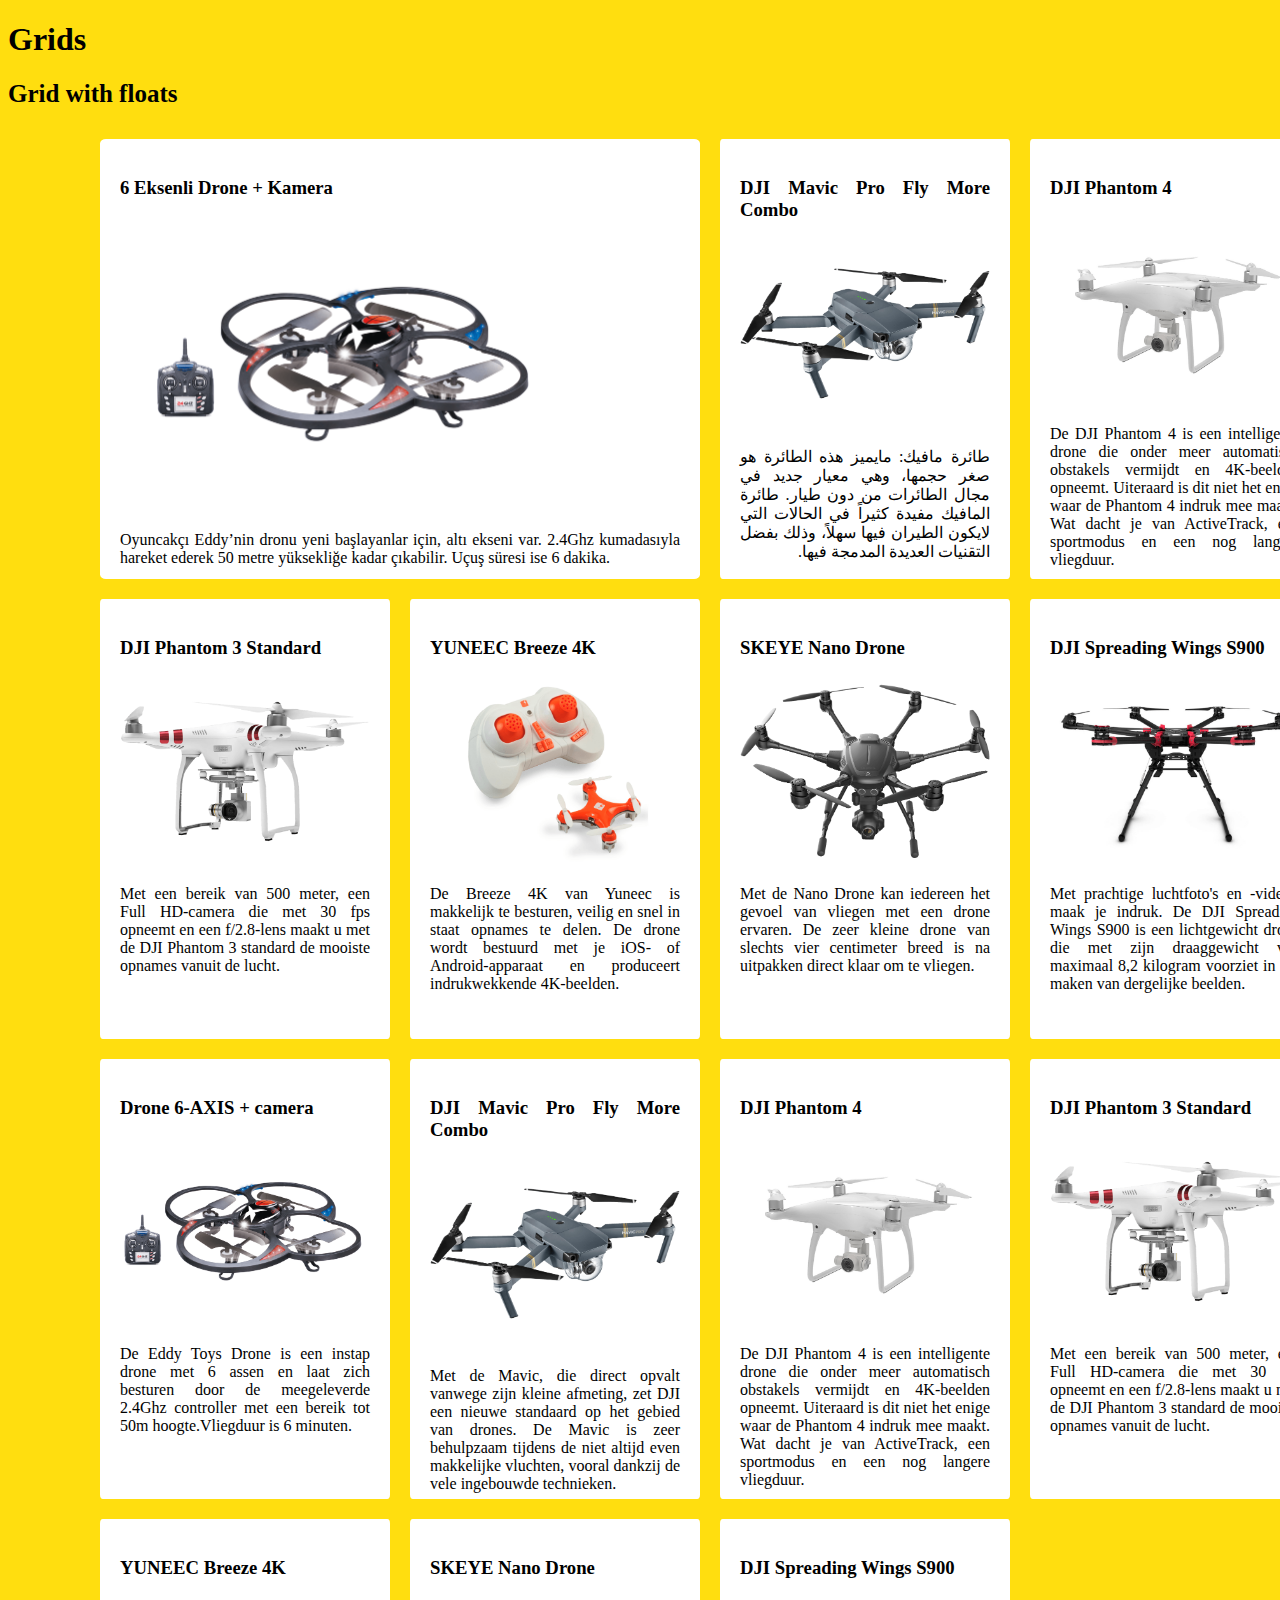
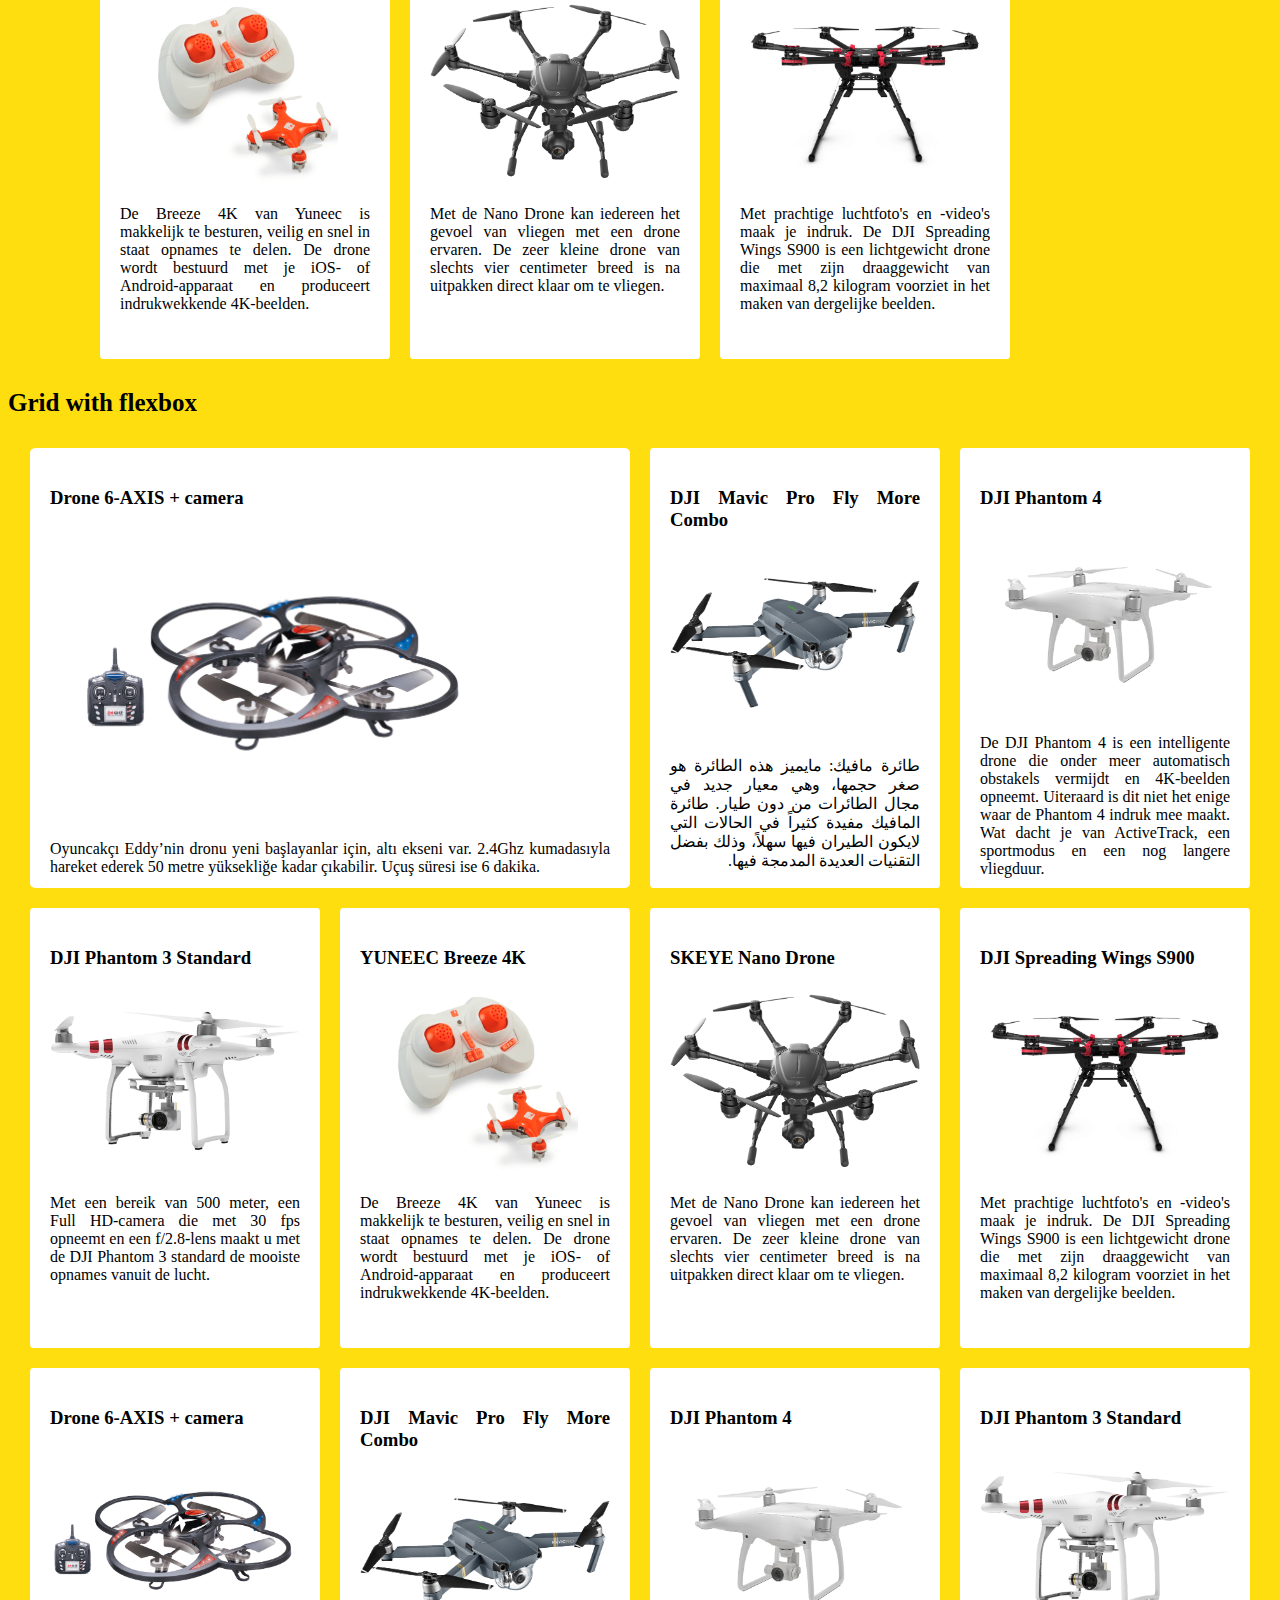
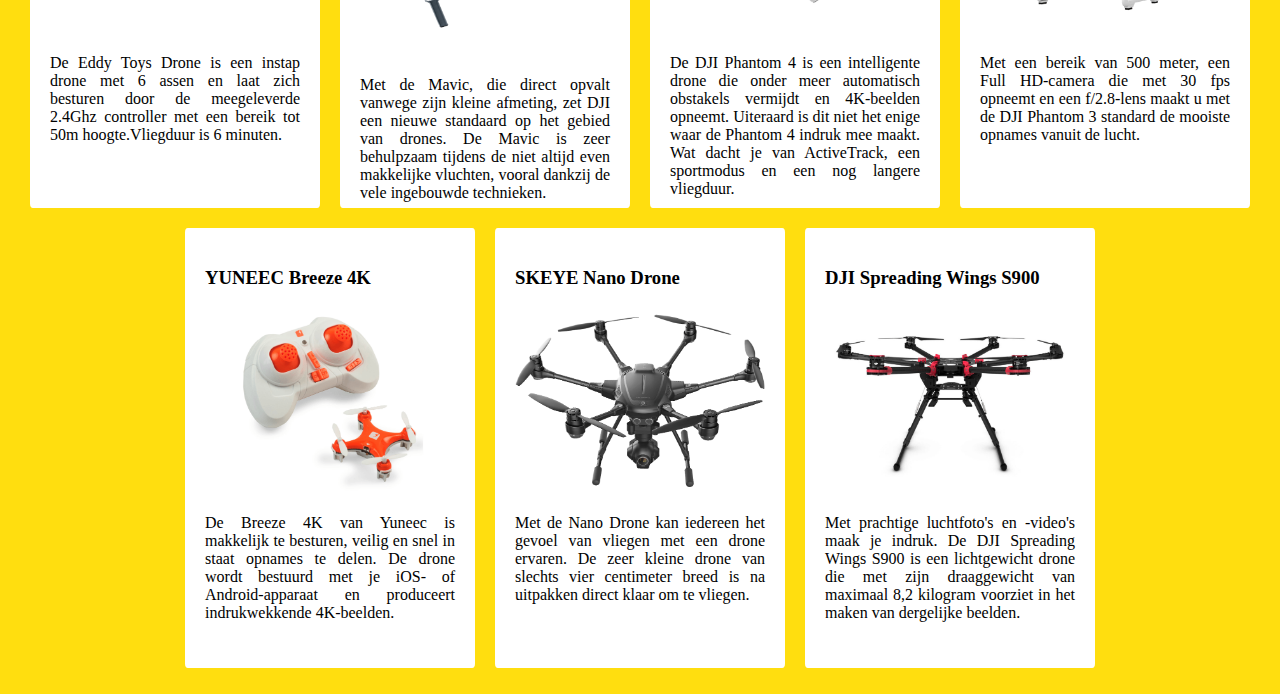
<file: Homework week2/index.html>
<!doctype html>
<html>
    <head>
        <meta charset="utf-8">
        <meta name="viewport" content="width=device-width, initial-scale=1.0">
        <title>Grids</title>
        <link rel="stylesheet" href="style.css">
    </head>
    <body>
        <header>
            <h1>Grids</h1>
        </header>
        <main>
            <section>
                <h2>Grid with floats</h2>
                <ul id="grid-floats">
                    <li class="grid-item">
                        <h3>6 Eksenli Drone + Kamera</h3>
                        <img src="images/drone1.png">
                        <p>Oyuncakçı Eddy’nin dronu yeni başlayanlar için, altı ekseni var. 2.4Ghz kumadasıyla hareket ederek 50 metre yüksekliğe kadar çıkabilir. Uçuş süresi ise 6 dakika.</p>
                    </li>
                    <li class="grid-item">
                        <h3>DJI Mavic Pro Fly More Combo</h3>
                        <img src="images/drone2.png">
                         <p dir="rtl">طائرة مافيك: مايميز هذه الطائرة هو صغر حجمها، وهي معيار جديد في مجال الطائرات من دون طيار. طائرة المافيك مفيدة كثيراً في الحالات التي لايكون الطيران فيها سهلاً، وذلك بفضل التقنيات العديدة المدمجة فيها.</p>
                    </li>
                    <li class="grid-item">
                        <h3>DJI Phantom 4</h3>
                        <img src="images/drone3.png">
                        <p>De DJI Phantom 4 is een intelligente drone die onder meer automatisch obstakels vermijdt en 4K-beelden opneemt. Uiteraard is dit niet het enige waar de Phantom 4 indruk mee maakt. Wat dacht je van ActiveTrack, een sportmodus en een nog langere vliegduur.</p>
                    </li>
                    <li class="grid-item">
                        <h3>DJI Phantom 3 Standard</h3>
                        <img src="images/drone4.png">
                        <p>Met een bereik van 500 meter, een Full HD-camera die met 30 fps opneemt en een f/2.8-lens maakt u met de DJI Phantom 3 standard de mooiste opnames vanuit de lucht.</p>
                    </li>
                    <li class="grid-item">
                        <h3>YUNEEC Breeze 4K</h3>
                        <img src="images/drone5.png">
                        <p>De Breeze 4K van Yuneec is makkelijk te besturen, veilig en snel in staat opnames te delen. De drone wordt bestuurd met je iOS- of Android-apparaat en produceert indrukwekkende 4K-beelden.</p>
                    </li>
                    <li class="grid-item">
                        <h3>SKEYE Nano Drone</h3>
                        <img src="images/drone6.png">
                        <p>Met de Nano Drone kan iedereen het gevoel van vliegen met een drone ervaren. De zeer kleine drone van slechts vier centimeter breed is na uitpakken direct klaar om te vliegen.</p>
                    </li>
                    <li class="grid-item">
                        <h3>DJI Spreading Wings S900</h3>
                        <img src="images/drone7.png">
                        <p>Met prachtige luchtfoto's en -video's maak je indruk. De DJI Spreading Wings S900 is een lichtgewicht drone die met zijn draaggewicht van maximaal 8,2 kilogram voorziet in het maken van dergelijke beelden.</p>
                    </li>
                    <li class="grid-item">
                        <h3>Drone 6-AXIS + camera</h3>
                        <img src="images/drone1.png">
                        <p>De Eddy Toys Drone is een instap drone met 6 assen en laat zich besturen door de meegeleverde 2.4Ghz controller met een bereik tot 50m hoogte.Vliegduur is 6 minuten.</p>
                    </li>
                    <li class="grid-item">
                        <h3>DJI Mavic Pro Fly More Combo</h3>
                        <img src="images/drone2.png">
                        <p>Met de Mavic, die direct opvalt vanwege zijn kleine afmeting, zet DJI een nieuwe standaard op het gebied van drones. De Mavic is zeer behulpzaam tijdens de niet altijd even makkelijke vluchten, vooral dankzij de vele ingebouwde technieken.</p>
                    </li>
                    <li class="grid-item">
                        <h3>DJI Phantom 4</h3>
                        <img src="images/drone3.png">
                        <p>De DJI Phantom 4 is een intelligente drone die onder meer automatisch obstakels vermijdt en 4K-beelden opneemt. Uiteraard is dit niet het enige waar de Phantom 4 indruk mee maakt. Wat dacht je van ActiveTrack, een sportmodus en een nog langere vliegduur.</p>
                    </li>
                    <li class="grid-item">
                        <h3>DJI Phantom 3 Standard</h3>
                        <img src="images/drone4.png">
                        <p>Met een bereik van 500 meter, een Full HD-camera die met 30 fps opneemt en een f/2.8-lens maakt u met de DJI Phantom 3 standard de mooiste opnames vanuit de lucht.</p>
                    </li>
                    <li class="grid-item">
                        <h3>YUNEEC Breeze 4K</h3>
                        <img src="images/drone5.png">
                        <p>De Breeze 4K van Yuneec is makkelijk te besturen, veilig en snel in staat opnames te delen. De drone wordt bestuurd met je iOS- of Android-apparaat en produceert indrukwekkende 4K-beelden.</p>
                    </li>
                    <li class="grid-item">
                        <h3>SKEYE Nano Drone</h3>
                        <img src="images/drone6.png">
                        <p>Met de Nano Drone kan iedereen het gevoel van vliegen met een drone ervaren. De zeer kleine drone van slechts vier centimeter breed is na uitpakken direct klaar om te vliegen.</p>
                    </li>
                    <li class="grid-item">
                        <h3>DJI Spreading Wings S900</h3>
                        <img src="images/drone7.png">
                        <p>Met prachtige luchtfoto's en -video's maak je indruk. De DJI Spreading Wings S900 is een lichtgewicht drone die met zijn draaggewicht van maximaal 8,2 kilogram voorziet in het maken van dergelijke beelden.</p>
                    </li>
                </ul>
                
            </section>
            <section>
                <h2>Grid with flexbox</h2>
                <ul id="grid-flex">
                    <li class="grid-item">
                        <h3>Drone 6-AXIS + camera</h3>
                        <img src="images/drone1.png">
                        <p>Oyuncakçı Eddy’nin dronu yeni başlayanlar için, altı ekseni var. 2.4Ghz kumadasıyla hareket ederek 50 metre yüksekliğe kadar çıkabilir. Uçuş süresi ise 6 dakika.</p>
                    </li>
                    <li class="grid-item">
                        <h3>DJI Mavic Pro Fly More Combo</h3>
                        <img src="images/drone2.png">
                         <p dir="rtl">طائرة مافيك: مايميز هذه الطائرة هو صغر حجمها، وهي معيار جديد في مجال الطائرات من دون طيار. طائرة المافيك مفيدة كثيراً في الحالات التي لايكون الطيران فيها سهلاً، وذلك بفضل التقنيات العديدة المدمجة فيها.</p>
                    </li>
                    <li class="grid-item">
                        <h3>DJI Phantom 4</h3>
                        <img src="images/drone3.png">
                        <p>De DJI Phantom 4 is een intelligente drone die onder meer automatisch obstakels vermijdt en 4K-beelden opneemt. Uiteraard is dit niet het enige waar de Phantom 4 indruk mee maakt. Wat dacht je van ActiveTrack, een sportmodus en een nog langere vliegduur.</p>
                    </li>
                    <li class="grid-item">
                        <h3>DJI Phantom 3 Standard</h3>
                        <img src="images/drone4.png">
                        <p>Met een bereik van 500 meter, een Full HD-camera die met 30 fps opneemt en een f/2.8-lens maakt u met de DJI Phantom 3 standard de mooiste opnames vanuit de lucht.</p>
                    </li>
                    <li class="grid-item">
                        <h3>YUNEEC Breeze 4K</h3>
                        <img src="images/drone5.png">
                        <p>De Breeze 4K van Yuneec is makkelijk te besturen, veilig en snel in staat opnames te delen. De drone wordt bestuurd met je iOS- of Android-apparaat en produceert indrukwekkende 4K-beelden.</p>
                    </li>
                    <li class="grid-item">
                        <h3>SKEYE Nano Drone</h3>
                        <img src="images/drone6.png">
                        <p>Met de Nano Drone kan iedereen het gevoel van vliegen met een drone ervaren. De zeer kleine drone van slechts vier centimeter breed is na uitpakken direct klaar om te vliegen.</p>
                    </li>
                    <li class="grid-item">
                        <h3>DJI Spreading Wings S900</h3>
                        <img src="images/drone7.png">
                        <p>Met prachtige luchtfoto's en -video's maak je indruk. De DJI Spreading Wings S900 is een lichtgewicht drone die met zijn draaggewicht van maximaal 8,2 kilogram voorziet in het maken van dergelijke beelden.</p>
                    </li>
                    <li class="grid-item">
                        <h3>Drone 6-AXIS + camera</h3>
                        <img src="images/drone1.png">
                        <p>De Eddy Toys Drone is een instap drone met 6 assen en laat zich besturen door de meegeleverde 2.4Ghz controller met een bereik tot 50m hoogte.Vliegduur is 6 minuten.</p>
                    </li>
                    <li class="grid-item">
                        <h3>DJI Mavic Pro Fly More Combo</h3>
                        <img src="images/drone2.png">
                        <p>Met de Mavic, die direct opvalt vanwege zijn kleine afmeting, zet DJI een nieuwe standaard op het gebied van drones. De Mavic is zeer behulpzaam tijdens de niet altijd even makkelijke vluchten, vooral dankzij de vele ingebouwde technieken.</p>
                    </li>
                    <li class="grid-item">
                        <h3>DJI Phantom 4</h3>
                        <img src="images/drone3.png">
                        <p>De DJI Phantom 4 is een intelligente drone die onder meer automatisch obstakels vermijdt en 4K-beelden opneemt. Uiteraard is dit niet het enige waar de Phantom 4 indruk mee maakt. Wat dacht je van ActiveTrack, een sportmodus en een nog langere vliegduur.</p>
                    </li>
                    <li class="grid-item">
                        <h3>DJI Phantom 3 Standard</h3>
                        <img src="images/drone4.png">
                        <p>Met een bereik van 500 meter, een Full HD-camera die met 30 fps opneemt en een f/2.8-lens maakt u met de DJI Phantom 3 standard de mooiste opnames vanuit de lucht.</p>
                    </li>
                    <li class="grid-item">
                        <h3>YUNEEC Breeze 4K</h3>
                        <img src="images/drone5.png">
                        <p>De Breeze 4K van Yuneec is makkelijk te besturen, veilig en snel in staat opnames te delen. De drone wordt bestuurd met je iOS- of Android-apparaat en produceert indrukwekkende 4K-beelden.</p>
                    </li>
                    <li class="grid-item">
                        <h3>SKEYE Nano Drone</h3>
                        <img src="images/drone6.png">
                        <p>Met de Nano Drone kan iedereen het gevoel van vliegen met een drone ervaren. De zeer kleine drone van slechts vier centimeter breed is na uitpakken direct klaar om te vliegen.</p>
                    </li>
                    <li class="grid-item">
                        <h3>DJI Spreading Wings S900</h3>
                        <img src="images/drone7.png">
                        <p>Met prachtige luchtfoto's en -video's maak je indruk. De DJI Spreading Wings S900 is een lichtgewicht drone die met zijn draaggewicht van maximaal 8,2 kilogram voorziet in het maken van dergelijke beelden.</p>
                    </li>
                </ul>
            </section>
        </main>
    </body>
</html>
</file>
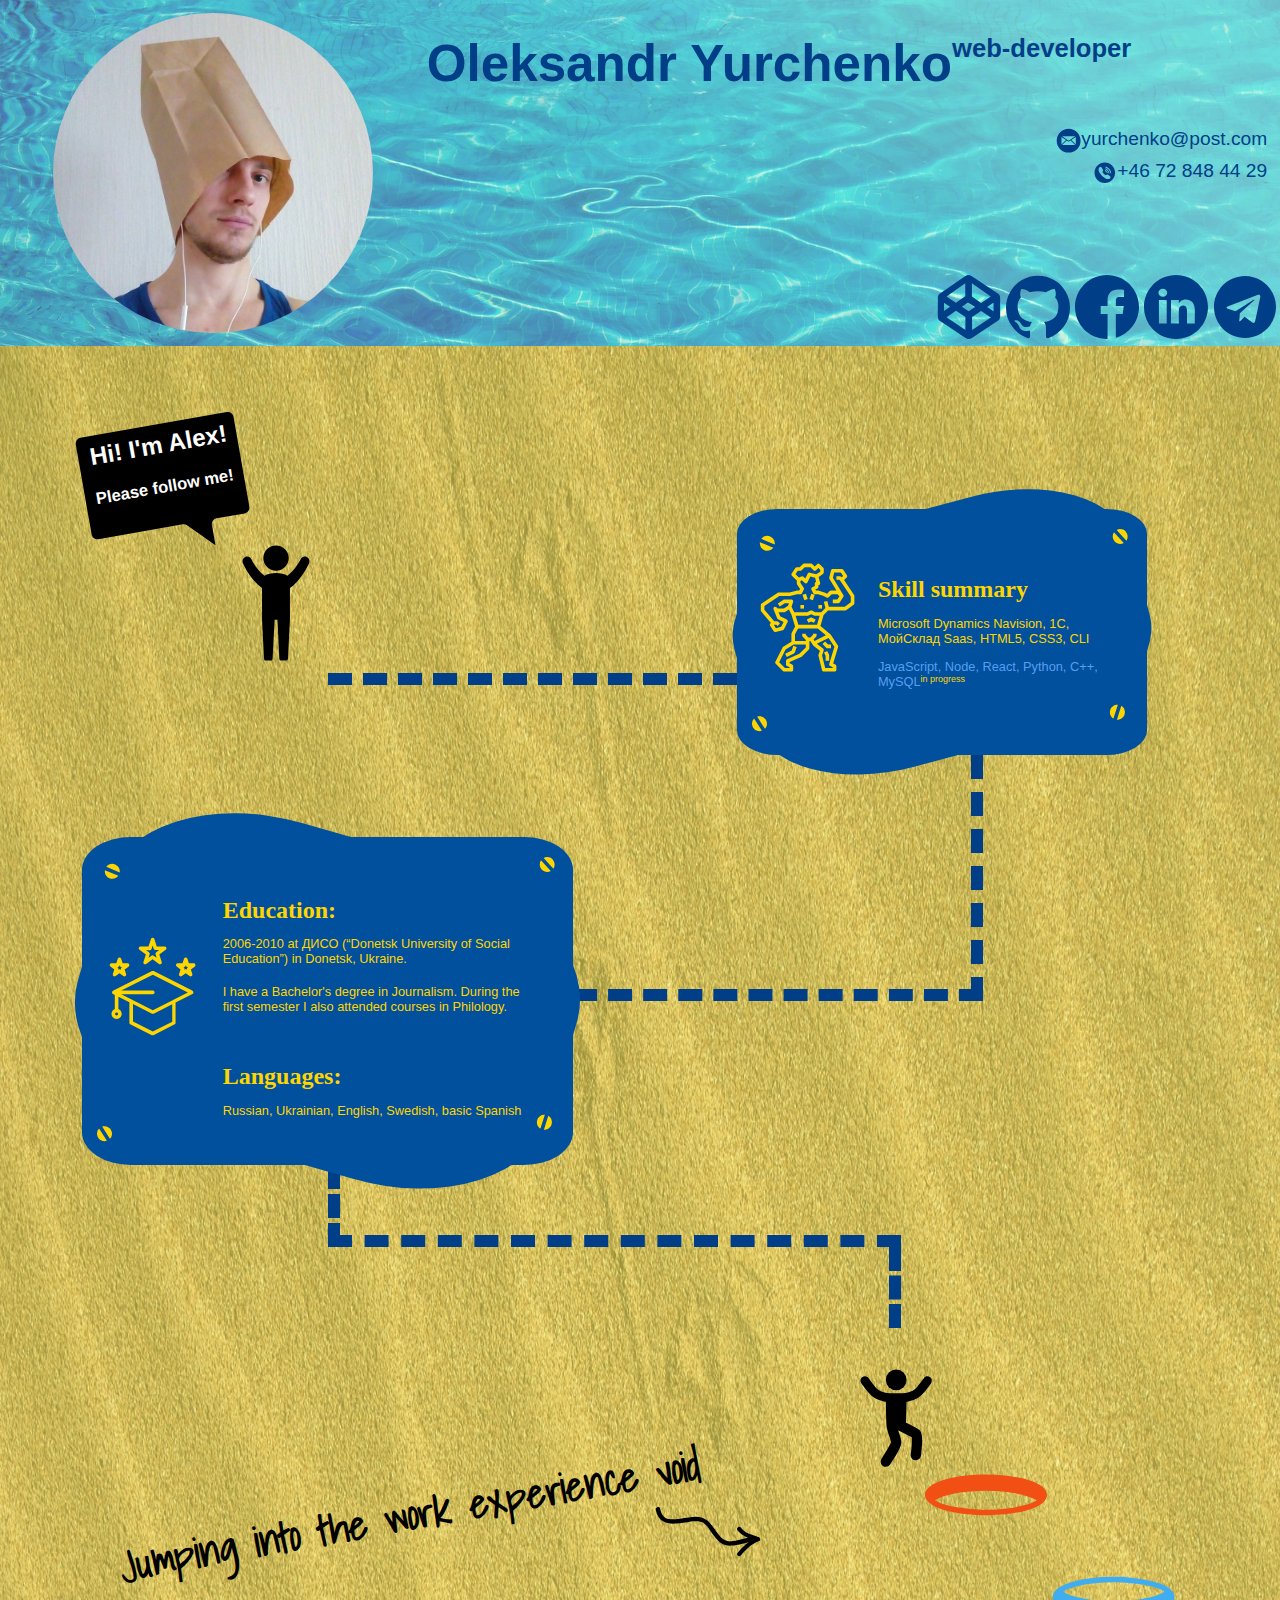
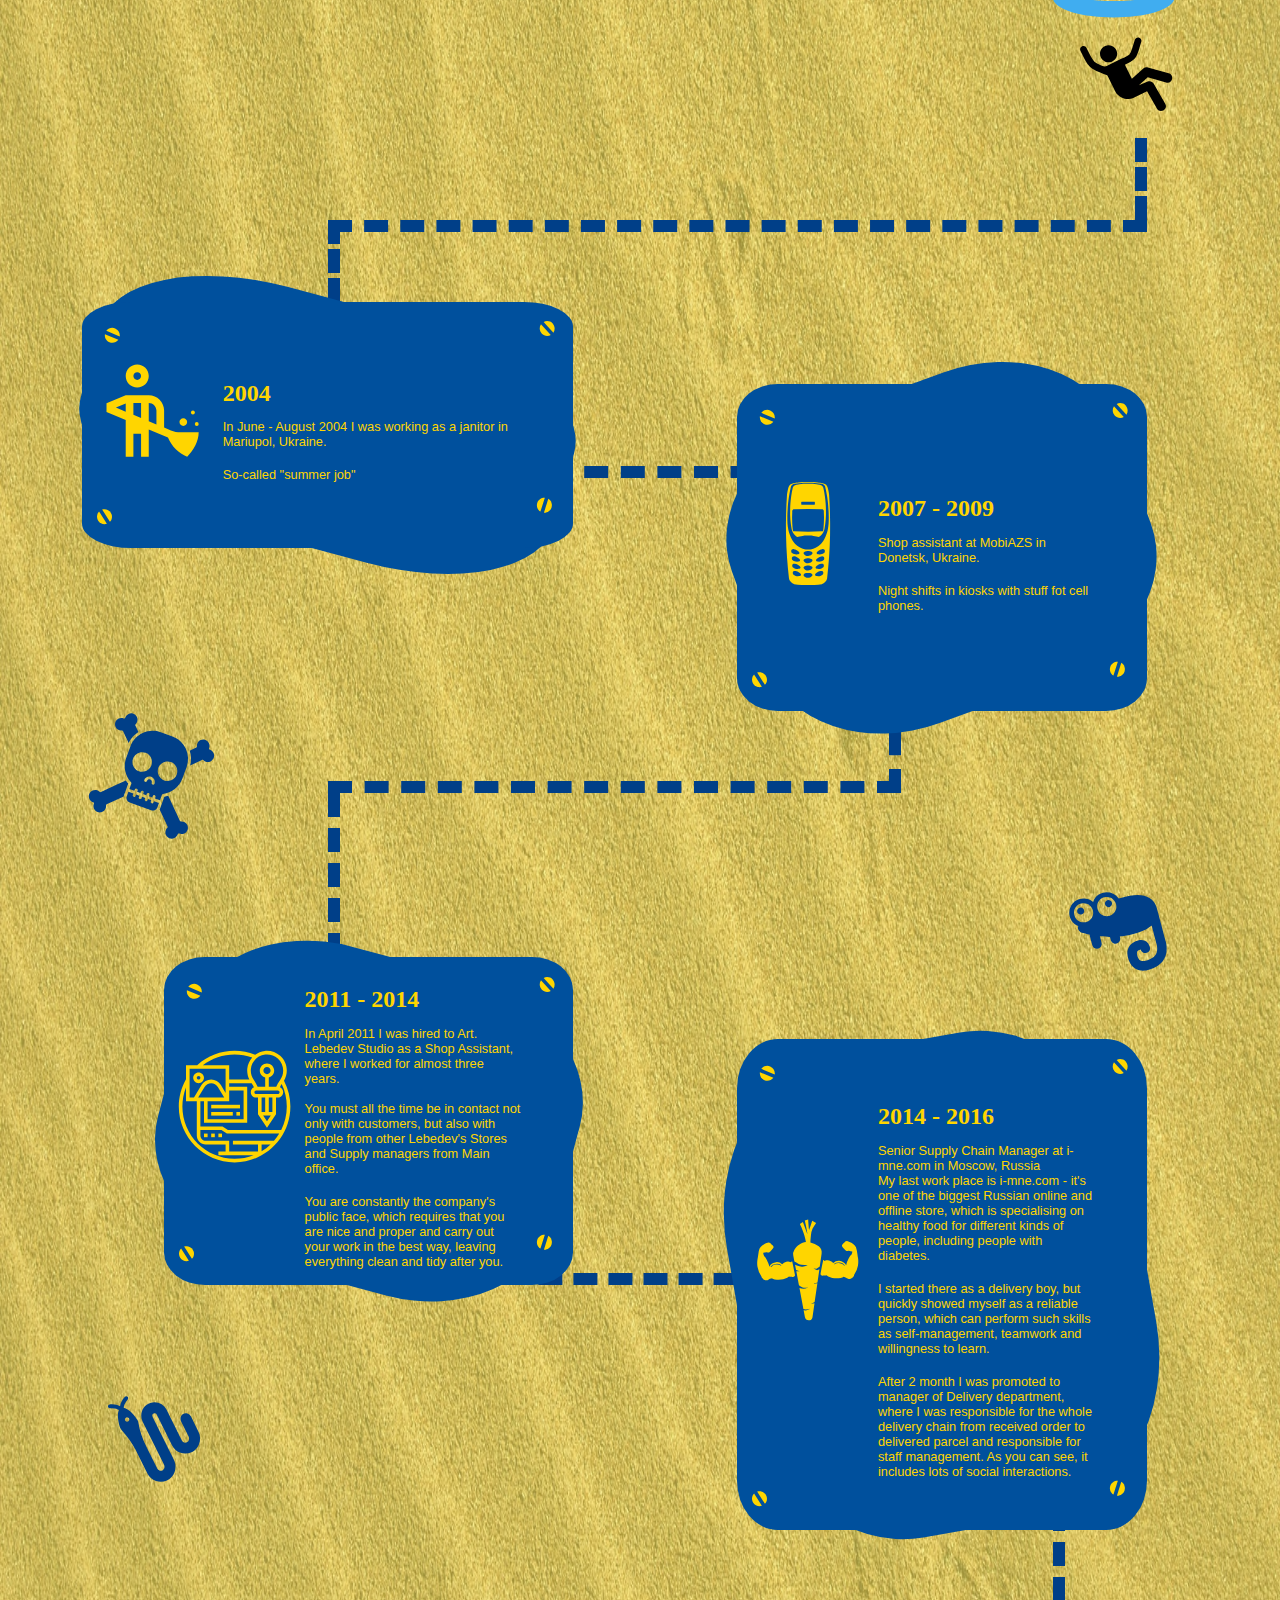
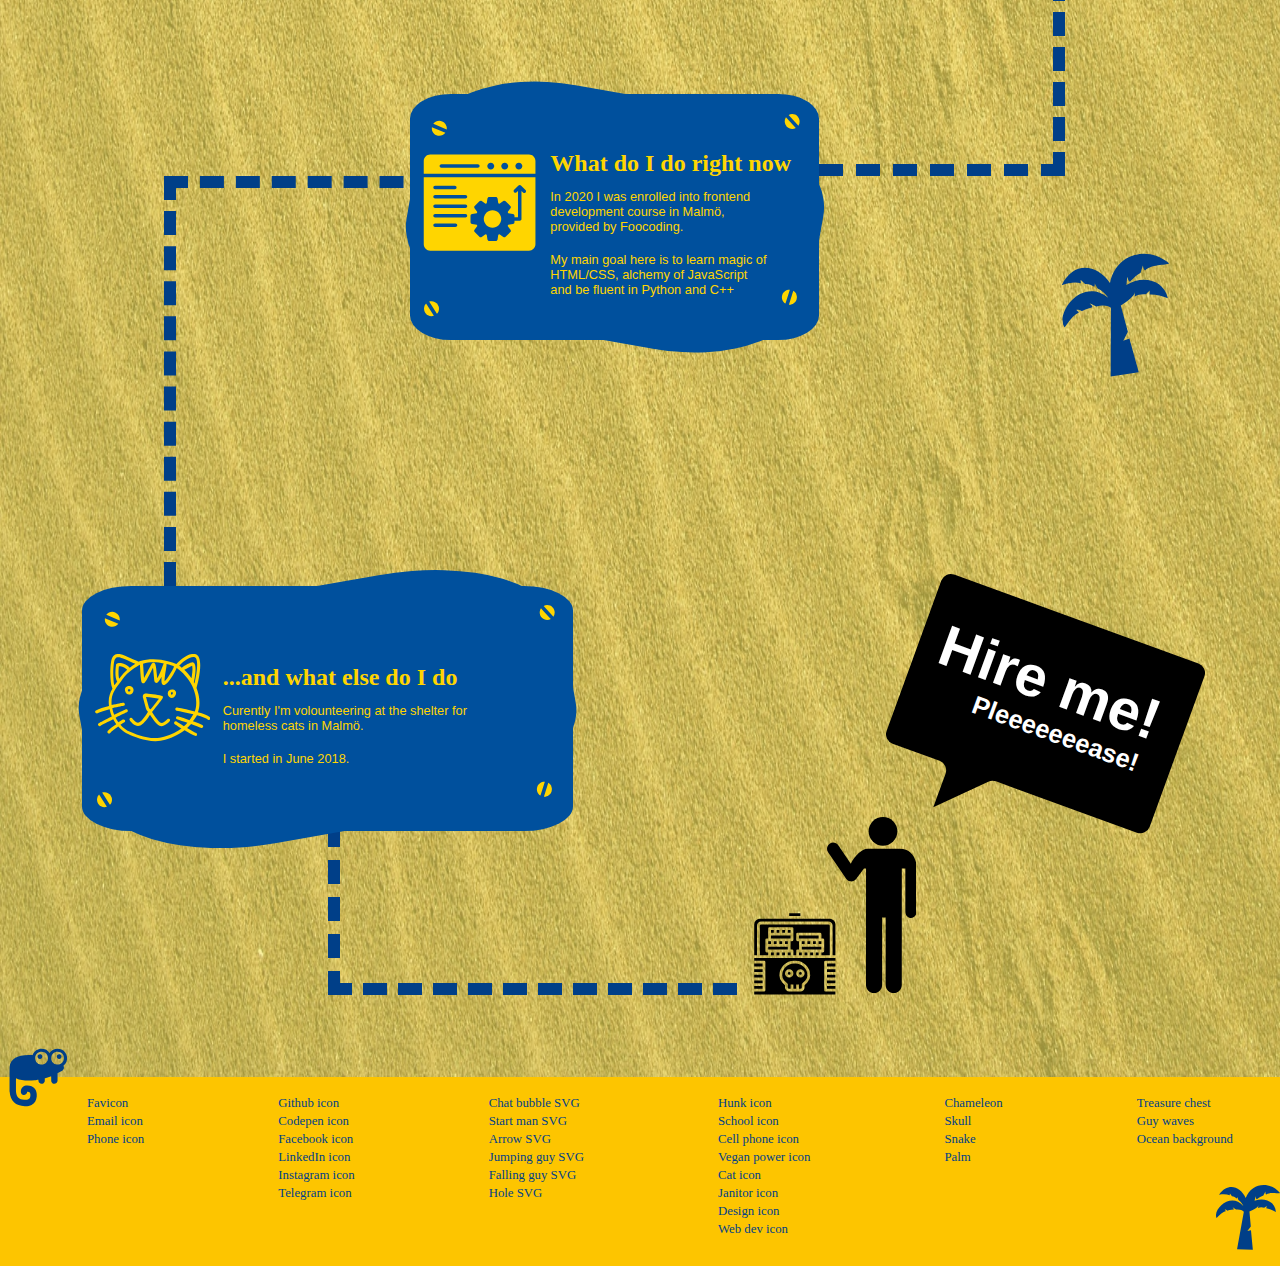
<file: HTML-CSS/Week 1/index.html>
<!DOCTYPE html>
<html>
    <head>
        <title>Oleksandr Yurchenko</title>
        <link rel="stylesheet" href="style.css">
        <link rel="icon" type="image/png" href="images/treasure-map_blue.png">
        <meta name="viewport" content="width=device-width, initial-scale=1">
    </head>

    <body>
        <header>

            <img src="images/ocean_lightBlue.jpg">

            <div class="mainIMG">
                <img src="images/logo.png">
            </div>

            <div class="title">
                <h1>Oleksandr Yurchenko</h1>
            </div>

            <div class="email_and_phone">
                <a href="mailto: yurchenko@post.com">
                    <svg xmlns="http://www.w3.org/2000/svg" xmlns:xlink="http://www.w3.org/1999/xlink"
                    version="1.1" x="0px" y="0px" viewBox="0 0 85.812 107.265"
                    enable-background="new 0 0 85.812 85.812" xml:space="preserve">
                    <path d="M42.406,2.406c22.091,0,40,17.909,40,40s-17.909,40-40,40c-22.092,0-40-17.909-40-40S20.314,2.406,42.406,2.406z  
                    M66.474,55.585l-0.013-25.732l-15.33,10.551L66.474,55.585z
                    M48.608,41.821l-5.456,3.656c-0.232,0.151-0.501,0.229-0.764,0.229 
                    c-0.266,0-0.53-0.077-0.762-0.228l-5.585-3.765L20.235,57.351h44.368L48.608,41.821z
                    M33.665,40.11l-15.292-10.31v25.69 
                    L33.665,40.11z M42.387,42.641L64.599,27.72H20.272L42.387,42.641z"/>
                    </svg>yurchenko@post.com
                </a>
                <a href="tel: +46728484429">
                    <svg xmlns="http://www.w3.org/2000/svg"
                    xmlns:xlink="http://www.w3.org/1999/xlink" xml:space="preserve"
                    version="1.0" style="shape-rendering:geometricPrecision;text-rendering:geometricPrecision;image-rendering:optimizeQuality;"
                    viewBox="0 0 10000 12500" x="0px" y="0px" fill-rule="evenodd"
                    clip-rule="evenodd"><defs><style type="text/css">
                    .fil0 {fill:black}
                    </style></defs><g><path d="M5000 979c2221,0
                    4021,1800 4021,4021 0,2221 -1800,4021 -4021,4021 -2221,0
                    -4021,-1800 -4021,-4021 0,-2221 1800,-4021 4021,-4021zm-1861
                    1746c561,-318 1206,1287 1208,1291 13,31 6,69 -21,92
                    -716,629 901,2296 1552,1601 23,-25 61,-34 94,-20 4,2
                    1590,695 1254,1246 -1308,2150 -6293,-2954 -4087,-4210zm3161
                    1270c293,353 471,763 541,1185l-355 -33c-70,-333 -219,-653 -451,-933
                    -231,-280 -518,-486 -831,-617l33 -356c402,148 771,401 1063,754zm529
                    -438c414,501 650,1089 714,1690l-350 -33c-68,-512 -276,-1011
                    -629,-1438 -353,-426 -804,-724 -1293,-887l33 -350c577,177
                    1112,518 1525,1018zm-1005 832c183,221 306,470 374,730l-370
                    -35c-59,-168 -148,-330 -269,-476 -121,-146 -263,-264 -417,-353l35
                    -370c242,115 465,283 647,504z"/>
                    </svg>+46 72 848 44 29
                </a>
            </div>

            <div class="social_media">

                <a href="https://codepen.io/rockysfairat" target="_blank">
                    <!-- CodePen logo: -->
                    <?xml version="1.0" encoding="iso-8859-1"?>
                    <svg version="1.1" id="Capa_1" xmlns="http://www.w3.org/2000/svg" xmlns:xlink="http://www.w3.org/1999/xlink" x="0px" y="0px"
                    width="31.665px" height="31.665px" viewBox="0 0 31.665 31.665" style="enable-background:new 0 0 31.665 31.665;"
                    xml:space="preserve">
                    <g>
                    <path d="M16.878,0.415c-0.854-0.565-1.968-0.552-2.809,0.034L1.485,9.214c-0.671,0.468-1.071,1.233-1.071,2.052v9.444
                    c0,0.84,0.421,1.623,1.122,2.086l12.79,8.455c0.836,0.553,1.922,0.553,2.758,0l13.044-8.618c0.7-0.463,1.122-1.246,1.122-2.086
                    v-9.279c0-0.839-0.421-1.622-1.121-2.085L16.878,0.415z M26.621,10.645l-4.821,3.237l-4.521-3.288L17.25,4.127L26.621,10.645z
                    M13.979,4.133v6.329l-4.633,3.24l-4.621-3.099L13.979,4.133z M3.458,13.722l2.991,2.004l-2.991,2.093V13.722z M14.058,27.215
                    l-9.331-6.258l4.661-3.258l4.67,3.133V27.215z M12.286,15.674l3.021-2.113l3.519,2.313l-3.119,2.095L12.286,15.674z M17.354,27.215
                    V20.83l4.463-2.991l4.805,3.159L17.354,27.215z M27.954,17.927l-3.168-2.082l3.168-2.125V17.927z"/>
                    </g>
                    </svg>
                </a>
                
                
                <a href="https://github.com/rockysfairat/FooCoding" target="_blank">
                    <!-- Github logo: -->
                    <svg version="1.1" id="Capa_1" xmlns="http://www.w3.org/2000/svg" xmlns:xlink="http://www.w3.org/1999/xlink" x="0px" y="0px"
                    width="438.549px" height="438.549px" viewBox="0 0 438.549 438.549" style="enable-background:new 0 0 438.549 438.549;"
                    xml:space="preserve">
                    <g>
                    <path d="M409.132,114.573c-19.608-33.596-46.205-60.194-79.798-79.8C295.736,15.166,259.057,5.365,219.271,5.365
                    c-39.781,0-76.472,9.804-110.063,29.408c-33.596,19.605-60.192,46.204-79.8,79.8C9.803,148.168,0,184.854,0,224.63
                    c0,47.78,13.94,90.745,41.827,128.906c27.884,38.164,63.906,64.572,108.063,79.227c5.14,0.954,8.945,0.283,11.419-1.996
                    c2.475-2.282,3.711-5.14,3.711-8.562c0-0.571-0.049-5.708-0.144-15.417c-0.098-9.709-0.144-18.179-0.144-25.406l-6.567,1.136
                    c-4.187,0.767-9.469,1.092-15.846,1c-6.374-0.089-12.991-0.757-19.842-1.999c-6.854-1.231-13.229-4.086-19.13-8.559
                    c-5.898-4.473-10.085-10.328-12.56-17.556l-2.855-6.57c-1.903-4.374-4.899-9.233-8.992-14.559
                    c-4.093-5.331-8.232-8.945-12.419-10.848l-1.999-1.431c-1.332-0.951-2.568-2.098-3.711-3.429c-1.142-1.331-1.997-2.663-2.568-3.997
                    c-0.572-1.335-0.098-2.43,1.427-3.289c1.525-0.859,4.281-1.276,8.28-1.276l5.708,0.853c3.807,0.763,8.516,3.042,14.133,6.851
                    c5.614,3.806,10.229,8.754,13.846,14.842c4.38,7.806,9.657,13.754,15.846,17.847c6.184,4.093,12.419,6.136,18.699,6.136
                    c6.28,0,11.704-0.476,16.274-1.423c4.565-0.952,8.848-2.383,12.847-4.285c1.713-12.758,6.377-22.559,13.988-29.41
                    c-10.848-1.14-20.601-2.857-29.264-5.14c-8.658-2.286-17.605-5.996-26.835-11.14c-9.235-5.137-16.896-11.516-22.985-19.126
                    c-6.09-7.614-11.088-17.61-14.987-29.979c-3.901-12.374-5.852-26.648-5.852-42.826c0-23.035,7.52-42.637,22.557-58.817
                    c-7.044-17.318-6.379-36.732,1.997-58.24c5.52-1.715,13.706-0.428,24.554,3.853c10.85,4.283,18.794,7.952,23.84,10.994
                    c5.046,3.041,9.089,5.618,12.135,7.708c17.705-4.947,35.976-7.421,54.818-7.421s37.117,2.474,54.823,7.421l10.849-6.849
                    c7.419-4.57,16.18-8.758,26.262-12.565c10.088-3.805,17.802-4.853,23.134-3.138c8.562,21.509,9.325,40.922,2.279,58.24
                    c15.036,16.18,22.559,35.787,22.559,58.817c0,16.178-1.958,30.497-5.853,42.966c-3.9,12.471-8.941,22.457-15.125,29.979
                    c-6.191,7.521-13.901,13.85-23.131,18.986c-9.232,5.14-18.182,8.85-26.84,11.136c-8.662,2.286-18.415,4.004-29.263,5.146
                    c9.894,8.562,14.842,22.077,14.842,40.539v60.237c0,3.422,1.19,6.279,3.572,8.562c2.379,2.279,6.136,2.95,11.276,1.995
                    c44.163-14.653,80.185-41.062,108.068-79.226c27.88-38.161,41.825-81.126,41.825-128.906
                    C438.536,184.851,428.728,148.168,409.132,114.573z"/>
                    </g>
                    </svg>
                </a>

                <a href="https://www.facebook.com/o.oyurchenko/" target="_blank">
                    <!-- Facebook logo: -->
                    <svg id="Capa_1" enable-background="new 0 0 512 512" height="512" viewBox="0 0 512 512" width="512" xmlns="http://www.w3.org/2000/svg">
                    <path d="m512 256c0-141.4-114.6-256-256-256s-256 114.6-256 256 114.6 256 256 256c1.5 0 3 0 4.5-.1v-199.2h-55v-64.1h55v-47.2c0-54.7 33.4-84.5 82.2-84.5 23.4 0 43.5 1.7 49.3 2.5v57.2h-33.6c-26.5 0-31.7 12.6-31.7 31.1v40.8h63.5l-8.3 64.1h-55.2v189.5c107-30.7 185.3-129.2 185.3-246.1z"/>
                    </svg>
                </a>

                <a href="https://www.linkedin.com/in/a-yurchenko/" target="_blank">
                    <!-- LinkedIn logo: -->
                    <svg height="512pt" viewBox="0 0 512 512" width="512pt" xmlns="http://www.w3.org/2000/svg">
                    <path d="m256 0c-141.363281 0-256 114.636719-256 256s114.636719 256 256 256 256-114.636719 256-256-114.636719-256-256-256zm-74.390625 387h-62.347656v-187.574219h62.347656zm-31.171875-213.1875h-.40625c-20.921875 0-34.453125-14.402344-34.453125-32.402344 0-18.40625 13.945313-32.410156 35.273437-32.410156 21.328126 0 34.453126 14.003906 34.859376 32.410156 0 18-13.53125 32.402344-35.273438 32.402344zm255.984375 213.1875h-62.339844v-100.347656c0-25.21875-9.027343-42.417969-31.585937-42.417969-17.222656 0-27.480469 11.601563-31.988282 22.800781-1.648437 4.007813-2.050781 9.609375-2.050781 15.214844v104.75h-62.34375s.816407-169.976562 0-187.574219h62.34375v26.558594c8.285157-12.78125 23.109375-30.960937 56.1875-30.960937 41.019531 0 71.777344 26.808593 71.777344 84.421874zm0 0"/>
                    </svg>
                </a>

                <a href="http://t.me/shurashurochka">
                    <!-- Telegram logo: -->
                    <svg xmlns="http://www.w3.org/2000/svg" viewBox="0 0 496 512"><path d="M248 8C111 8 0 119 0 256s111 248 248 248 248-111 248-248S385 8 248 8zm121.8 169.9l-40.7 191.8c-3 13.6-11.1 16.9-22.4 10.5l-62-45.7-29.9 28.8c-3.3 3.3-6.1 6.1-12.5 6.1l4.4-63.1 114.9-103.8c5-4.4-1.1-6.9-7.7-2.5l-142 89.4-61.2-19.1c-13.3-4.2-13.6-13.3 2.8-19.7l239.1-92.2c11.1-4 20.8 2.7 17.2 19.5z"/>
                    </svg>
                </a>

            </div>

        </header>

        <main>

            <!-- MAINs background: -->
            <img src="images/wolfgang-hasselmann-unsplash1.jpg"">

            <!-- First part of the map: birth, education and jumping into the VOID: -->
            <div class="start-position-and-void-description start-void1">

                <svg class="bubble-start" xmlns="http://www.w3.org/2000/svg" viewBox="0 0 32 40" x="0px" y="0px"><g data-name="Chat Bubble"><path d="M13.293,23.293A1,1,0,0,1,14,23H29a1,1,0,0,0,1-1V6a1,1,0,0,0-1-1H3A1,1,0,0,0,2,6V22a1,1,0,0,0,1,1H8a1,1,0,0,1,1,1v3.586Z"/></g>
                </svg>

                <svg class="start-guy" xmlns="http://www.w3.org/2000/svg" xmlns:xlink="http://www.w3.org/1999/xlink" version="1.1" x="0px" y="0px" viewBox="0 0 100 125" enable-background="new 0 0 100 100" xml:space="preserve"><path d="M49.998,24.828c5.479,0,9.916-4.439,9.916-9.914S55.477,5,49.998,5c-5.473,0-9.914,4.439-9.914,9.914  C40.084,20.388,44.525,24.828,49.998,24.828z"/><path d="M74.047,14.074c-1.811-0.828-3.951-0.033-4.781,1.778c-0.244,0.542-3.955,7.948-10.232,12.813  c-2.532-1.263-5.512-2.019-9.034-2.019c-3.519,0-6.5,0.755-9.03,2.019C34.69,23.8,30.981,16.394,30.734,15.852  c-0.83-1.811-2.969-2.605-4.779-1.778c-1.809,0.829-2.605,2.968-1.776,4.779c2.534,5.542,7.745,14.201,14.92,19.451V62.99  l1.557,30.48C40.695,94.314,41.417,95,42.262,95h3.483c0.844,0,1.565-0.686,1.608-1.529l1.556-30.48h2.18l1.558,30.48  C52.688,94.314,53.411,95,54.255,95h3.483c0.845,0,1.566-0.686,1.607-1.529l1.557-30.48V38.304  c7.174-5.25,12.385-13.908,14.921-19.451C76.652,17.042,75.855,14.902,74.047,14.074z"/>
                </svg>

                <p class="start-1-paragraph">Hi! I'm Alex!</p>
                <p class="start-2-paragraph">Please follow me!</p>

            </div>

            <div class="birth-and-education be1">

                <svg class="spike-top-left" xmlns="http://www.w3.org/2000/svg" xmlns:xlink="http://www.w3.org/1999/xlink" version="1.1" x="0px" y="0px" viewBox="0 0 100 125" style="enable-background:new 0 0 100 100;" xml:space="preserve"><path d="M67.2,8.4C47.7,0.4,25.9,7,13.9,23.3l80.6,33.4C97.5,36.7,86.7,16.5,67.2,8.4z"/><path d="M32.8,91.6c19.5,8.1,41.4,1.4,53.4-14.8L5.5,43.3C2.5,63.3,13.3,83.5,32.8,91.6z"/>
                </svg>

                <svg class="spike-top-right" xmlns="http://www.w3.org/2000/svg" xmlns:xlink="http://www.w3.org/1999/xlink" version="1.1" x="0px" y="0px" viewBox="0 0 100 125" style="enable-background:new 0 0 100 100;" xml:space="preserve"><path d="M67.2,8.4C47.7,0.4,25.9,7,13.9,23.3l80.6,33.4C97.5,36.7,86.7,16.5,67.2,8.4z"/><path d="M32.8,91.6c19.5,8.1,41.4,1.4,53.4-14.8L5.5,43.3C2.5,63.3,13.3,83.5,32.8,91.6z"/>
                </svg>

                <svg class="spike-bottom-left" xmlns="http://www.w3.org/2000/svg" xmlns:xlink="http://www.w3.org/1999/xlink" version="1.1" x="0px" y="0px" viewBox="0 0 100 125" style="enable-background:new 0 0 100 100;" xml:space="preserve"><path d="M67.2,8.4C47.7,0.4,25.9,7,13.9,23.3l80.6,33.4C97.5,36.7,86.7,16.5,67.2,8.4z"/><path d="M32.8,91.6c19.5,8.1,41.4,1.4,53.4-14.8L5.5,43.3C2.5,63.3,13.3,83.5,32.8,91.6z"/>
                </svg>

                <svg class="spike-bottom-right" xmlns="http://www.w3.org/2000/svg" xmlns:xlink="http://www.w3.org/1999/xlink" version="1.1" x="0px" y="0px" viewBox="0 0 100 125" style="enable-background:new 0 0 100 100;" xml:space="preserve"><path d="M67.2,8.4C47.7,0.4,25.9,7,13.9,23.3l80.6,33.4C97.5,36.7,86.7,16.5,67.2,8.4z"/><path d="M32.8,91.6c19.5,8.1,41.4,1.4,53.4-14.8L5.5,43.3C2.5,63.3,13.3,83.5,32.8,91.6z"/>
                </svg>

                <div class="svg_container">
                    <svg xmlns="http://www.w3.org/2000/svg" xmlns:xlink="http://www.w3.org/1999/xlink" version="1.1" x="0px" y="0px" viewBox="0 0 512 640" style="enable-background:new 0 0 512 512;" xml:space="preserve"><g><path d="M462.65625,155.5625l-44.3623047-66.5429688l11.3632813-11.3623047   c2.6962891-2.6972656,3.1142578-6.921875,0.9990234-10.0947266l-16-24C413.1728516,41.3369141,410.6748047,40,408,40h-40   c-3.6708984,0-6.8710938,2.4980469-7.7607422,6.0595703l-8,32c-0.5146484,2.0585938-0.1904297,4.2373047,0.9003906,6.0566406   L384.2705078,136H360c-2.1220703,0-4.15625,0.8427734-5.6572266,2.3427734l-11.9228516,11.9228516l-10.8417969-5.4208984   c-0.3388672-0.1689453-0.6894531-0.3144531-1.0478516-0.4345703l-24-8C305.7138672,136.1386719,304.859375,136,304,136h-11.0556641   l-2.2109375-4.421875l8.8447266-4.4228516C302.2880859,125.8007813,304,123.0302734,304,120v-8   c2.4638672,0,4.7900391-1.1347656,6.3056641-3.0771484c1.515625-1.9414063,2.0527344-4.4736328,1.4550781-6.8632813   l-6.6318359-26.5302734L324.4375,62.65625C326.6630859,61.1728516,328,58.6748047,328,56V40   c0-2.1220703-0.8427734-4.15625-2.3427734-5.6572266l-16-16c-3.125-3.1230469-8.1894531-3.1230469-11.3144531,0L288,28.6865234   l-10.3427734-10.34375C276.15625,16.8427734,274.1220703,16,272,16h-32c-2.1220703,0-4.15625,0.8427734-5.6572266,2.3427734   L220.6865234,32H208c-2.6748047,0-5.1728516,1.3369141-6.65625,3.5625l-16,24   c-2.1152344,3.1728516-1.6972656,7.3974609,0.9990234,10.0947266L208,91.3134766V104   c0,1.5791016,0.4677734,3.1230469,1.34375,4.4375l13.4248047,20.1376953L219.0556641,136H208   c-0.6542969,0-1.3056641,0.0800781-1.9404297,0.2392578L175.0146484,144H128c-1.5791016,0-3.1230469,0.4677734-4.4375,1.34375   l-72,48C49.3369141,194.8271484,48,197.3251953,48,200v24c0,1.9101563,0.6835938,3.7568359,1.9257813,5.2060547   l43.1787109,50.3759766l-2.7617188,2.7607422c-2.6962891,2.6972656-3.1142578,6.921875-0.9990234,10.0947266l16,24   c1.875,2.8115234,5.3085938,4.1494141,8.5966797,3.3232422l32-8c2.265625-0.5664063,4.1708984-2.09375,5.2148438-4.1826172l16-32   c1.9755859-3.9521484,0.3740234-8.7578125-3.5771484-10.7333984l-29.2802734-14.6396484L127.0166016,232H153   c1.6337891,0,3.2275391-0.5,4.5683594-1.4326172l15.4111328-10.7207031l11.5625,23.125l15.84375,52.1914063l-15.4501953,29.0839844   C184.3212891,325.4023438,184,326.6914063,184,328v35.4707031l-36.1162109,21.6689453   c-1.3046875,0.7832031-2.3583984,1.921875-3.0390625,3.2822266l-32,64   c-1.5400391,3.0800781-0.9365234,6.7998047,1.4980469,9.2353516l32,32C147.84375,495.1572266,149.8779297,496,152,496h32   c4.4179688,0,8-3.5820313,8-8v-16c0-3.0302734-1.7119141-5.8007813-4.421875-7.1552734L176,459.0556641v-5.7802734   l51.1513672-21.921875c0.9355469-0.4013672,1.7861328-0.9765625,2.5058594-1.6962891l32-32   C263.1572266,396.15625,264,394.1220703,264,392v-32h3.71875l13.625,20.4375   c0.5029297,0.7548828,1.1308594,1.4179688,1.8564453,1.9628906l27.3867188,20.5400391l-6.1767578,18.5292969   c-0.4804688,1.4433594-0.5400391,2.9941406-0.1708984,4.4707031l16,64C321.1289063,493.5019531,324.3291016,496,328,496h48   c4.4179688,0,8-3.5820313,8-8v-16c0-3.0302734-1.7119141-5.8007813-4.421875-7.1552734l-9.9824219-4.9912109l22.0673828-73.5546875   c0.6845703-2.2832031,0.3154297-4.7529297-1.0068359-6.7363281l-32-48   c-0.4267578-0.640625-0.9433594-1.2158203-1.5351563-1.7080078l-43.9980469-36.6650391l14-48.9980469L347.3134766,224H424   c1.7314453,0,3.4150391-0.5615234,4.7998047-1.5996094l32-24C462.8144531,196.8886719,464,194.5185547,464,192v-32   C464,158.4208984,463.5322266,156.8769531,462.65625,155.5625z M202.2939453,62.9804688L212.28125,48H224   c2.1220703,0,4.15625-0.8427734,5.6572266-2.3427734L243.3134766,32h25.3730469l13.65625,13.6572266   c3.125,3.1230469,8.1894531,3.1230469,11.3144531,0L304,35.3134766l8,8V51.71875l-17.4931641,11.6621094l-28.5664063-7.1416016   c-3.6386719-0.9121094-7.4199219,0.8291016-9.0957031,4.1826172l-11.0361328,22.0732422l-8.1513672-8.1523438   c-2.4355469-2.4355469-6.1572266-3.0371094-9.2353516-1.4980469l-10.8417969,5.4208984L202.2939453,62.9804688z M297.965332,288   h-83.0332031l-12.1425781-40H256c1.2421875,0,2.4667969-0.2890625,3.578125-0.8447266L272,240.9443359l12.421875,6.2109375   C285.5332031,247.7109375,286.7578125,248,288,248h21.3937988L297.965332,288z M219.4326172,417.2539063l-54.5839844,23.3925781   C161.9072266,441.9072266,160,444.7998047,160,448v16c0,3.0302734,1.7119141,5.8007813,4.421875,7.1552734L176,476.9443359V480   h-20.6865234l-25.5791016-25.5800781l28.3789063-56.7587891L194.2167969,376H248v12.6865234L219.4326172,417.2539063z    M375.2558594,385.3056641l-22.9189453,76.3955078c-1.1171875,3.7255859,0.6064453,7.7148438,4.0849609,9.4541016L368,476.9443359   V480h-33.7539063l-13.9199219-55.6806641l7.2636719-21.7890625c1.0888672-3.2675781-0.0351563-6.8642578-2.7900391-8.9306641   l-28.0439453-21.0332031l52.505127-26.2524414L375.2558594,385.3056641z M337.4814453,334.3149414l-50.7424316,25.3710938   l-4.4443359-6.6662598l11.3625488-11.3625488C295.1572266,340.15625,296,338.1220703,296,336v-8h-16v4.6865234L268.685791,344   h-9.371582L248,332.6865234V328h-16v8c0,2.1220703,0.8427734,4.15625,2.3427734,5.6572266L248,355.3144531V360h-48v-30.0068359   L213.8083496,304h87.2958984L337.4814453,334.3149414z M448,188l-26.6669922,20h-71.0871582l-6.4851074-25.9404297   l-15.5214844,3.8808594l6.901123,27.6047363L316.6855469,232h-26.796875l-14.3105469-7.1552734   c-2.2539063-1.1269531-4.9023438-1.1269531-7.15625,0L254.1113281,232h-57.1669922l-12.3066406-24.6132813l6.9521484-20.8564453   c0.8125-2.4404297,0.4033203-5.1220703-1.0996094-7.2080078C188.9863281,177.2363281,186.5712891,176,184,176h-32   c-1.5791016,0-3.1230469,0.4677734-4.4375,1.34375l-24,16l8.875,13.3125L154.421875,192h18.4785156L169.25,202.9501953   L150.4912109,216h-27.1777344l-5.65625-5.6572266c-2.6855469-2.6855469-6.8876953-3.1132813-10.0615234-1.0214844   c-3.1708984,2.0908203-4.4345703,6.1230469-3.0234375,9.6494141l16,40   c0.7275391,1.8193359,2.0976563,3.3085938,3.8496094,4.1845703l24.8447266,12.4228516l-10.7763672,21.5527344   l-22.9609375,5.7402344l-9.2353516-13.8515625L107.3137207,288h9.3728027l5.65625,5.6572266l11.3144531-11.3144531l-8-8   C124.15625,272.8427734,122.1220703,272,120,272h-12.3205566L64,221.0410156V204.28125L130.421875,160H176   c0.6542969,0,1.3056641-0.0800781,1.9404297-0.2392578L208.9853516,152H224c3.0302734,0,5.8007813-1.7119141,7.1552734-4.421875   l8-16c1.2841797-2.5683594,1.09375-5.6269531-0.4990234-8.015625L224,101.578125v-8.6337891l6.4199219-3.2099609   l11.9228516,11.9228516C243.8554688,103.1689453,245.8955078,104,248,104c0.4257813,0,0.8544922-0.0341797,1.28125-0.1035156   c2.5380859-0.4121094,4.7246094-2.0185547,5.8740234-4.3183594l13.1298828-26.2607422l21.1181641,5.2792969l4.4248047,17.7011719   C290.4648438,97.2441406,288,100.3339844,288,104v11.0556641l-11.578125,5.7890625   c-3.9511719,1.9755859-5.5527344,6.78125-3.5771484,10.7333984l8,16C282.1992188,150.2880859,284.9697266,152,288,152h14.7021484   l22.2285156,7.4101563l15.4912109,7.7451172c3.0810547,1.5400391,6.7998047,0.9384766,9.2353516-1.4980469L363.3134766,152   h25.3730469l9.019043,9.0197754L387.71875,176H368v16h24c2.6748047,0,5.1728516-1.3369141,6.65625-3.5625l16-24   l-0.0058594-0.0039063c1.6733398-2.5107422,1.8371582-5.8366699,0.2099609-8.5498047l-46.2958984-77.1582031L374.2460938,56   H403.71875l9.9873047,14.9804688l-5.7058105,5.7053223l-2.3430176-2.3430176C404.15625,72.8427734,402.1220703,72,400,72h-16v16   h12.6865234l5.0983887,5.0993652L448,162.421875V188z"/><rect x="304" y="200" width="16" height="16"/><rect x="224" y="200" width="16" height="16"/><rect x="236.9994965" y="151.3508911" transform="matrix(0.9486833 -0.3162278 0.3162278 0.9486833 -39.2887611 85.8917389)" width="16.0010014" height="25.2982216"/><path d="M275.578125,256.8447266c-2.2539063-1.1269531-4.9023438-1.1269531-7.15625,0l-16,8l7.15625,14.3105469L272,272.9443359   l12.421875,6.2109375l7.15625-14.3105469L275.578125,256.8447266z"/><path d="M185.4580078,402.3261719l-29.0361328,14.5185547l7.15625,14.3105469l32-16   c1.8974609-0.9482422,3.3408203-2.6123047,4.0117188-4.625l8-24l-15.1796875-5.0605469L185.4580078,402.3261719z"/><path d="M343.1552734,404.421875l-14.3105469,7.15625L336,425.8886719V448h16v-24   c0-1.2421875-0.2890625-2.4667969-0.8447266-3.578125L343.1552734,404.421875z"/><path d="M333.6572266,362.3427734l-11.3144531,11.3144531l16,16C339.84375,391.1572266,341.8779297,392,344,392h16v-16h-12.6865234   L333.6572266,362.3427734z"/><rect x="263.3508911" y="155.9994965" transform="matrix(0.3162644 -0.9486711 0.9486711 0.3162644 33.1289711 373.9658508)" width="25.2982216" height="16.0010014"/></g>
                    </svg>
                </div>

                <div>

                    <h2>Skill summary</h2>
                    <p>Microsoft Dynamics Navision, 1C, МойСклад Saas, HTML5, CSS3, CLI</p>
                    <p class="in-progress">JavaScript, Node, React, Python, C++, MySQL</p>
                </div>

            </div>

            <div class="birth-and-education be2">

                <svg class="spike-top-left" xmlns="http://www.w3.org/2000/svg" xmlns:xlink="http://www.w3.org/1999/xlink" version="1.1" x="0px" y="0px" viewBox="0 0 100 125" style="enable-background:new 0 0 100 100;" xml:space="preserve"><path d="M67.2,8.4C47.7,0.4,25.9,7,13.9,23.3l80.6,33.4C97.5,36.7,86.7,16.5,67.2,8.4z"/><path d="M32.8,91.6c19.5,8.1,41.4,1.4,53.4-14.8L5.5,43.3C2.5,63.3,13.3,83.5,32.8,91.6z"/>
                </svg>

                <svg class="spike-top-right" xmlns="http://www.w3.org/2000/svg" xmlns:xlink="http://www.w3.org/1999/xlink" version="1.1" x="0px" y="0px" viewBox="0 0 100 125" style="enable-background:new 0 0 100 100;" xml:space="preserve"><path d="M67.2,8.4C47.7,0.4,25.9,7,13.9,23.3l80.6,33.4C97.5,36.7,86.7,16.5,67.2,8.4z"/><path d="M32.8,91.6c19.5,8.1,41.4,1.4,53.4-14.8L5.5,43.3C2.5,63.3,13.3,83.5,32.8,91.6z"/>
                </svg>

                <svg class="spike-bottom-left" xmlns="http://www.w3.org/2000/svg" xmlns:xlink="http://www.w3.org/1999/xlink" version="1.1" x="0px" y="0px" viewBox="0 0 100 125" style="enable-background:new 0 0 100 100;" xml:space="preserve"><path d="M67.2,8.4C47.7,0.4,25.9,7,13.9,23.3l80.6,33.4C97.5,36.7,86.7,16.5,67.2,8.4z"/><path d="M32.8,91.6c19.5,8.1,41.4,1.4,53.4-14.8L5.5,43.3C2.5,63.3,13.3,83.5,32.8,91.6z"/>
                </svg>

                <svg class="spike-bottom-right" xmlns="http://www.w3.org/2000/svg" xmlns:xlink="http://www.w3.org/1999/xlink" version="1.1" x="0px" y="0px" viewBox="0 0 100 125" style="enable-background:new 0 0 100 100;" xml:space="preserve"><path d="M67.2,8.4C47.7,0.4,25.9,7,13.9,23.3l80.6,33.4C97.5,36.7,86.7,16.5,67.2,8.4z"/><path d="M32.8,91.6c19.5,8.1,41.4,1.4,53.4-14.8L5.5,43.3C2.5,63.3,13.3,83.5,32.8,91.6z"/>
                </svg>

                <div class="svg_container">
                    <svg xmlns="http://www.w3.org/2000/svg" viewBox="0 0 64 80" x="0px" y="0px"><title>1</title><g data-name="Layer 25"><path d="M54.3,34.33l-21.72-11-.07,0-.21-.06-.17,0-.19,0-.19.05-.07,0L10,34.33a1,1,0,0,0,0,1.78l1,.52v7.85a2.83,2.83,0,1,0,2,0V37.65l6.1,3.09V52a.94.94,0,0,0,0,.14,1,1,0,0,0,0,.21,2.31,2.31,0,0,0,.2.32,1,1,0,0,0,.17.13.94.94,0,0,0,.11.09l12,6.08.12,0,.08,0a1,1,0,0,0,.25,0h0a1,1,0,0,0,.25,0l.07,0,.13,0,11.8-6a.94.94,0,0,0,.11-.09,1,1,0,0,0,.17-.13,2.28,2.28,0,0,0,.2-.32,1,1,0,0,0,0-.21.94.94,0,0,0,0-.14V40.86l9.38-4.75a1,1,0,0,0,0-1.78ZM12,48a.83.83,0,1,1,.83-.83A.83.83,0,0,1,12,48Zm30.93,3.59L32.12,57l-11-5.57V41.74L31.68,47.1l.12,0,.08,0a1,1,0,0,0,.25,0h0a1,1,0,0,0,.25,0l.08,0,.12,0,10.34-5.23Zm.66-12.25-.13.07L32.13,45.09,14.6,36.22H32.13a1,1,0,0,0,0-2H14.6l17.53-8.87,19.5,9.87Z"/><path d="M28.27,14.13,26.91,18.3a1,1,0,0,0,1.54,1.12L32,16.84l3.55,2.58a1,1,0,0,0,1.54-1.12l-1.36-4.17,3.55-2.58a1,1,0,0,0-.59-1.81H34.31L33,5.57a1,1,0,0,0-1.9,0L29.69,9.74H25.3a1,1,0,0,0-.59,1.81Zm2.15-2.39a1,1,0,0,0,1-.69L32,9.11,32.63,11a1,1,0,0,0,1,.69h2L34,12.94a1,1,0,0,0-.36,1.12L34.24,16l-1.65-1.2a1,1,0,0,0-1.18,0L29.76,16l.63-1.94A1,1,0,0,0,30,12.94l-1.65-1.2Z"/><path d="M9.92,25a1,1,0,0,0,1.54,1.12l2.14-1.56,2.14,1.56A1,1,0,0,0,17.29,25l-.82-2.52,2.14-1.56A1,1,0,0,0,18,19.08H15.37l-.82-2.52a1,1,0,0,0-1.9,0l-.82,2.52H9.18a1,1,0,0,0-.59,1.81l2.14,1.56Zm2.64-3.89a1,1,0,0,0,1-.69l.09-.28.09.28a1,1,0,0,0,1,.69h.3l-.24.18a1,1,0,0,0-.36,1.12l.09.28-.24-.18a1,1,0,0,0-1.18,0l-.24.18.09-.28a1,1,0,0,0-.36-1.12l-.24-.18Z"/><path d="M55.77,19.78a1,1,0,0,0-1-.69H52.17l-.82-2.52a1,1,0,0,0-1.9,0l-.82,2.52H46a1,1,0,0,0-.59,1.81l2.14,1.56L46.71,25a1,1,0,0,0,1.54,1.12l2.14-1.56,2.14,1.56A1,1,0,0,0,54.08,25l-.82-2.52,2.14-1.56A1,1,0,0,0,55.77,19.78ZM51.5,21.26a1,1,0,0,0-.36,1.12l.09.28L51,22.49a1,1,0,0,0-1.18,0l-.24.18.09-.28a1,1,0,0,0-.36-1.12l-.24-.18h.3a1,1,0,0,0,1-.69l.09-.28.09.28a1,1,0,0,0,1,.69h.3Z"/></g>
                    </svg>
                </div>

                <div>

                    <h2>Education:</h2>
                    <p>2006-2010 at ДИСО (“Donetsk University of Social Education”) in Donetsk, Ukraine.</p>
                    <br>
                    <p>I have a Bachelor's degree in Journalism. During the first semester I also attended courses in Philology.</p>
                    <br>
                    <br>
                    <h2>Languages:</h2>
                    <p>Russian, Ukrainian, English, Swedish, basic Spanish</p>
                        
                </div>

            </div>

            <div class="start-position-and-void-description start-void2">

                <p>Jumping into the work experience void</p>

                <svg xmlns="http://www.w3.org/2000/svg" xmlns:xlink="http://www.w3.org/1999/xlink" version="1.1" x="0px" y="0px" viewBox="0 0 95 118.75" enable-background="new 0 0 95 95" xml:space="preserve"><path d="M39.299,19.509c3.782-1.296,7.134-2.918,10.052-4.865l-2.431,3.733c-1.946,2.918-3.352,5.347-4.217,7.296  c-0.647,1.514-1.028,2.997-1.136,4.457c-0.108,1.459,0.055,2.867,0.488,4.215c0.433,1.353,0.944,2.542,1.539,3.565  c0.594,1.031,1.323,2.19,2.188,3.487l1.297,1.944l1.3,1.784l1.134,1.622c0.429,0.76,0.729,1.354,0.892,1.784  c0.162,0.436,0.379,0.948,0.649,1.541c0.266,0.595,0.431,1.192,0.484,1.785c0.055,0.593,0.027,1.161-0.081,1.7  c-0.219,1.838-1.135,4.378-2.756,7.621c-0.434,0.649-0.972,1.567-1.622,2.756l-1.78,3.243l-1.298,2.756  c-1.62,3.568-2.216,6.646-1.784,9.24c0.43,3.352,2.538,6.161,6.322,8.433c0.866,0.536,1.594,0.35,2.189-0.568  c0.591-0.918,0.406-1.703-0.568-2.35c-2.812-1.73-4.432-3.73-4.861-5.999c-0.219-1.947,0.322-4.433,1.621-7.461  c0.428-0.753,0.891-1.619,1.378-2.592c0.484-0.972,1.053-2.027,1.7-3.162c0.649-1.134,1.137-2.024,1.459-2.675  c1.946-3.671,3.024-6.646,3.243-8.917c0.105-0.864,0.052-1.784-0.162-2.756l-0.485-2.595c-0.219-0.649-0.649-1.483-1.299-2.512  c-0.647-1.028-1.08-1.757-1.297-2.19c-0.219-0.431-0.755-1.216-1.619-2.35c-0.868-1.134-1.355-1.809-1.459-2.027  c-1.083-1.622-1.893-2.973-2.434-4.053c-0.539-1.081-0.918-2.432-1.134-4.053c-0.219-1.622,0.054-3.081,0.81-4.377  c0.756-1.728,2.108-3.996,4.055-6.809l2.594-3.891c0.214,3.891,1.077,6.917,2.593,9.078c0.65,0.866,1.403,0.972,2.27,0.327  c0.866-0.649,0.974-1.405,0.324-2.273c-0.324-0.537-0.622-1.159-0.891-1.863c-0.273-0.701-0.487-1.321-0.649-1.865  c-0.162-0.542-0.273-1.321-0.322-2.35c-0.057-1.026-0.081-1.754-0.081-2.19v-2.591v-2.434c0-0.214-0.057-0.431-0.163-0.649  c0.322-0.755,0.163-1.403-0.487-1.944c-0.866-0.647-1.621-0.539-2.269,0.322c-2.596,3.246-7.352,6.164-14.269,8.755  c-1.081,0.328-1.432,1.002-1.054,2.028C37.651,19.647,38.326,19.945,39.299,19.509z"/>
                </svg>

            </div>

            <div class="jump-into-the-void">

                <svg class="jumping-guy-top" xmlns:x="http://ns.adobe.com/Extensibility/1.0/" xmlns:i="http://ns.adobe.com/AdobeIllustrator/10.0/" xmlns:graph="http://ns.adobe.com/Graphs/1.0/" xmlns="http://www.w3.org/2000/svg" xmlns:xlink="http://www.w3.org/1999/xlink" version="1.1" x="0px" y="0px" viewBox="0 0 100 125" style="enable-background:new 0 0 100 100;" xml:space="preserve"><switch><foreignObject requiredExtensions="http://ns.adobe.com/AdobeIllustrator/10.0/" x="0" y="0" width="1" height="1"/><g i:extraneous="self"><g><circle cx="50" cy="12.6" r="10.1"/><path d="M71.7,29.8c4.7-2.9,11.2-12.2,12.4-14c1.3-2,0.8-4.7-1.1-6c-2-1.3-4.7-0.8-6,1.1c-2.7,3.9-7.5,10.1-9.8,11.5     c-2.5,1.5-6.9,3.3-11.3,3.3H50h-5.9c-4.4,0-8.8-1.8-11.3-3.3c-2.3-1.4-7.1-7.6-9.8-11.5c-1.3-2-4-2.5-6-1.1c-2,1.3-2.5,4-1.1,6     c1.3,1.8,7.7,11.1,12.4,14c1.4,0.9,5.8,3.3,11.6,4.2c0.1,5.1,0.3,20.6,0.7,23.8c0.4,2.7,1.5,6.5,2.6,9.7c0.7,2,1.6,4.9,1.7,6.1     c-0.6,2.3-5.2,10-9.2,16c-1.6,2.3-1,5.4,1.3,7c0.9,0.6,1.9,0.9,2.8,0.9c1.6,0,3.2-0.8,4.2-2.2c7.3-10.8,11-18,11-21.5     c0-2.6-1.1-5.8-2.3-9.5c-0.3-0.8-0.6-1.7-0.8-2.6c1.1,0.6,2.5,1.3,4.3,2.2c3,1.6,6.7,3.4,9,4.8c0.3,2.8-0.1,10-1,16.7     c-0.4,2.8,1.6,5.3,4.3,5.7c2.8,0.4,5.3-1.6,5.7-4.3c2.9-22.3-0.2-24.3-2.2-25.7c-2.6-1.7-7.2-4.1-11.2-6.1     c-0.4-0.2-0.8-0.4-1.3-0.6L60.1,34C65.8,33.1,70.3,30.7,71.7,29.8z"/></g></g></switch>
                </svg>

                <svg class="hole-top" xmlns="http://www.w3.org/2000/svg" xmlns:xlink="http://www.w3.org/1999/xlink" version="1.1" x="0px" y="0px" viewBox="0 0 113.4 141.75" style="enable-background:new 0 0 113.4 113.4;" xml:space="preserve"><path d="M14.5,62.2c0.3,0.3,0.6,0.6,1,0.8c0,0,0,0,0.1,0c0.2,0.2,0.5,0.4,0.8,0.6c1.7,1.2,4.1,2.4,7.2,3.5c6,2.1,13.8,3.5,22.4,4.2  c0.2,0,0.4,0,0.7,0.1c0.4,0,0.8,0.1,1.2,0.1c0.4,0,0.9,0.1,1.3,0.1c0.3,0,0.7,0,1,0.1c0.5,0,1.1,0,1.6,0.1c0.2,0,0.5,0,0.7,0  c0.5,0,1,0,1.5,0c0.2,0,0.4,0,0.7,0c0.7,0,1.4,0,2.1,0c0.7,0,1.3,0,2,0c0.1,0,0.2,0,0.2,0c18.2-0.3,34.1-4,40-9.5  c0.1-0.1,0.2-0.2,0.3-0.3c1.6-1.6,2.5-3.3,2.5-5.2c0-9.8-23.2-15.1-45-15.1s-45,5.3-45,15.1c0,1.5,0.6,3.4,2.6,5.4  C14.4,62.1,14.4,62.2,14.5,62.2z M56.7,53.8c16.1,0,30.8,2.8,37.5,7c0,0,0,0,0,0c-0.3,0.2-0.7,0.4-1,0.6c-0.3,0.1-0.5,0.3-0.8,0.4  c0,0,0,0,0,0c-1.5,0.7-3.4,1.5-5.5,2.1c-0.1,0-0.2,0.1-0.4,0.1c-0.3,0.1-0.7,0.2-1,0.3c-6.8,1.9-15.9,3.2-25.6,3.4  c-0.1,0-0.2,0-0.3,0c-1,0-1.9,0-2.9,0c-0.9,0-1.8,0-2.7,0c-0.2,0-0.5,0-0.7,0c-0.7,0-1.5,0-2.2-0.1c-0.2,0-0.3,0-0.5,0  c-5.8-0.3-11.2-0.9-16.1-1.8c-0.1,0-0.1,0-0.2,0c-0.7-0.1-1.3-0.3-2-0.4c-0.2,0-0.3-0.1-0.5-0.1c-0.5-0.1-1-0.2-1.5-0.3  c-2-0.5-3.8-1-5.5-1.6c-2.1-0.7-3.8-1.5-5.1-2.3c0,0,0,0,0,0c-0.2-0.1-0.4-0.2-0.6-0.3C25.9,56.6,40.6,53.8,56.7,53.8z"/>
                </svg>

                <svg class="hole-bottom" xmlns="http://www.w3.org/2000/svg" xmlns:xlink="http://www.w3.org/1999/xlink" version="1.1" x="0px" y="0px" viewBox="0 0 113.4 141.75" style="enable-background:new 0 0 113.4 113.4;" xml:space="preserve"><path d="M14.5,62.2c0.3,0.3,0.6,0.6,1,0.8c0,0,0,0,0.1,0c0.2,0.2,0.5,0.4,0.8,0.6c1.7,1.2,4.1,2.4,7.2,3.5c6,2.1,13.8,3.5,22.4,4.2  c0.2,0,0.4,0,0.7,0.1c0.4,0,0.8,0.1,1.2,0.1c0.4,0,0.9,0.1,1.3,0.1c0.3,0,0.7,0,1,0.1c0.5,0,1.1,0,1.6,0.1c0.2,0,0.5,0,0.7,0  c0.5,0,1,0,1.5,0c0.2,0,0.4,0,0.7,0c0.7,0,1.4,0,2.1,0c0.7,0,1.3,0,2,0c0.1,0,0.2,0,0.2,0c18.2-0.3,34.1-4,40-9.5  c0.1-0.1,0.2-0.2,0.3-0.3c1.6-1.6,2.5-3.3,2.5-5.2c0-9.8-23.2-15.1-45-15.1s-45,5.3-45,15.1c0,1.5,0.6,3.4,2.6,5.4  C14.4,62.1,14.4,62.2,14.5,62.2z M56.7,53.8c16.1,0,30.8,2.8,37.5,7c0,0,0,0,0,0c-0.3,0.2-0.7,0.4-1,0.6c-0.3,0.1-0.5,0.3-0.8,0.4  c0,0,0,0,0,0c-1.5,0.7-3.4,1.5-5.5,2.1c-0.1,0-0.2,0.1-0.4,0.1c-0.3,0.1-0.7,0.2-1,0.3c-6.8,1.9-15.9,3.2-25.6,3.4  c-0.1,0-0.2,0-0.3,0c-1,0-1.9,0-2.9,0c-0.9,0-1.8,0-2.7,0c-0.2,0-0.5,0-0.7,0c-0.7,0-1.5,0-2.2-0.1c-0.2,0-0.3,0-0.5,0  c-5.8-0.3-11.2-0.9-16.1-1.8c-0.1,0-0.1,0-0.2,0c-0.7-0.1-1.3-0.3-2-0.4c-0.2,0-0.3-0.1-0.5-0.1c-0.5-0.1-1-0.2-1.5-0.3  c-2-0.5-3.8-1-5.5-1.6c-2.1-0.7-3.8-1.5-5.1-2.3c0,0,0,0,0,0c-0.2-0.1-0.4-0.2-0.6-0.3C25.9,56.6,40.6,53.8,56.7,53.8z"/>
                </svg>

                <svg class="jumping-guy-bottom" xmlns:dc="http://purl.org/dc/elements/1.1/" xmlns:cc="http://creativecommons.org/ns#" xmlns:rdf="http://www.w3.org/1999/02/22-rdf-syntax-ns#" xmlns:svg="http://www.w3.org/2000/svg" xmlns="http://www.w3.org/2000/svg" xmlns:sodipodi="http://sodipodi.sourceforge.net/DTD/sodipodi-0.dtd" xmlns:inkscape="http://www.inkscape.org/namespaces/inkscape" viewBox="0 0 100 125" version="1.1" x="0px" y="0px"><g transform="translate(0,-952.36216)"><path style="" d="m 61.544055,966.43213 c -1.44144,0.0269 -2.69741,0.98922 -3.09845,2.37402 -2.85361,9.34687 -3.72809,12.62084 -5.27664,14.22442 -0.993233,1.02857 -3.656906,2.30863 -7.437714,4.02841 l -14.381059,7.17339 c -1.198704,0.59797 -2.993351,0.70698 -4.522837,0.10024 -3.287103,-1.33528 -5.475174,-2.29877 -6.833205,-3.33582 -2.489231,-1.9008 -4.140785,-5.04786 -8.732405,-14.27089 -0.535823,-1.11598 -1.6527855,-1.83665 -2.8904075,-1.86493 -2.49682,-0.0584 -4.145544,2.57737 -3.00054,4.79694 4.588397,9.21653 6.5857855,13.47701 10.6316055,16.5666 3.503267,2.67519 7.771702,4.01839 15.443239,7.11459 l 0.817438,1.6398 7.229687,14.4961 0.0074,0.015 c 3.052492,6.0962 12.037214,8.8675 17.386498,6.1993 l 13.4804,-6.6325 9.60858,16.8137 c 3.11313,5.4382 11.2704,0.7685 8.15727,-4.6697 l -11.22144,-19.6037 c -0.87838,-1.5347 -2.54381,-2.4464 -4.3099,-2.3594 -0.54374,0.026 -1.07871,0.1476 -1.58104,0.3573 l -8.62472,3.6051 8.67611,-7.7315 17.85885,5.0516 c 6.09567,1.8257 8.70653,-7.406 2.55755,-9.0432 l -20.33809,-5.75394 c -0.45275,-0.12819 -0.92217,-0.18759 -1.39257,-0.17619 -1.11349,0.0263 -2.1812,0.44848 -3.01278,1.18943 l -11.20675,9.9854 -5.332941,-10.69026 -1.49782,-3.00301 c 4.222531,-1.83827 6.995631,-3.15087 9.194971,-5.42834 3.32129,-3.43943 4.027,-7.6729 6.83566,-16.87257 0.69009,-2.14819 -0.93797,-4.33765 -3.19389,-4.29523 z m -28.757226,7.62373 c -4.621348,0 -8.379976,3.75862 -8.379976,8.37998 0.0013,4.65021 3.759868,8.38 8.379976,8.38 4.650195,0 8.419135,-3.72979 8.419135,-8.38 0,-4.62136 -3.76894,-8.37998 -8.419135,-8.37998 z" fill="#000000"/></g>
                </svg>

            </div>

            <div class="workPlace wp1">

                <svg class="spike-top-left" xmlns="http://www.w3.org/2000/svg" xmlns:xlink="http://www.w3.org/1999/xlink" version="1.1" x="0px" y="0px" viewBox="0 0 100 125" style="enable-background:new 0 0 100 100;" xml:space="preserve"><path d="M67.2,8.4C47.7,0.4,25.9,7,13.9,23.3l80.6,33.4C97.5,36.7,86.7,16.5,67.2,8.4z"/><path d="M32.8,91.6c19.5,8.1,41.4,1.4,53.4-14.8L5.5,43.3C2.5,63.3,13.3,83.5,32.8,91.6z"/>
                </svg>

                <svg class="spike-top-right" xmlns="http://www.w3.org/2000/svg" xmlns:xlink="http://www.w3.org/1999/xlink" version="1.1" x="0px" y="0px" viewBox="0 0 100 125" style="enable-background:new 0 0 100 100;" xml:space="preserve"><path d="M67.2,8.4C47.7,0.4,25.9,7,13.9,23.3l80.6,33.4C97.5,36.7,86.7,16.5,67.2,8.4z"/><path d="M32.8,91.6c19.5,8.1,41.4,1.4,53.4-14.8L5.5,43.3C2.5,63.3,13.3,83.5,32.8,91.6z"/>
                </svg>

                <svg class="spike-bottom-left" xmlns="http://www.w3.org/2000/svg" xmlns:xlink="http://www.w3.org/1999/xlink" version="1.1" x="0px" y="0px" viewBox="0 0 100 125" style="enable-background:new 0 0 100 100;" xml:space="preserve"><path d="M67.2,8.4C47.7,0.4,25.9,7,13.9,23.3l80.6,33.4C97.5,36.7,86.7,16.5,67.2,8.4z"/><path d="M32.8,91.6c19.5,8.1,41.4,1.4,53.4-14.8L5.5,43.3C2.5,63.3,13.3,83.5,32.8,91.6z"/>
                </svg>

                <svg class="spike-bottom-right" xmlns="http://www.w3.org/2000/svg" xmlns:xlink="http://www.w3.org/1999/xlink" version="1.1" x="0px" y="0px" viewBox="0 0 100 125" style="enable-background:new 0 0 100 100;" xml:space="preserve"><path d="M67.2,8.4C47.7,0.4,25.9,7,13.9,23.3l80.6,33.4C97.5,36.7,86.7,16.5,67.2,8.4z"/><path d="M32.8,91.6c19.5,8.1,41.4,1.4,53.4-14.8L5.5,43.3C2.5,63.3,13.3,83.5,32.8,91.6z"/>
                </svg>

                <div class="svg_container">
                    <svg xmlns="http://www.w3.org/2000/svg" xmlns:xlink="http://www.w3.org/1999/xlink" version="1.0" x="0px" y="0px" viewBox="0 0 100 125" enable-background="new 0 0 100 100" xml:space="preserve"><path d="M36.667,9.999c-5.521,0-10,4.476-10,10c0,5.521,4.479,10,10,10c5.521,0,10-4.479,10-10  C46.667,14.475,42.188,9.999,36.667,9.999z M36.667,23.333c-1.843,0-3.334-1.494-3.334-3.333c0-1.842,1.491-3.333,3.334-3.333  c1.842,0,3.333,1.491,3.333,3.333C40,21.838,38.509,23.333,36.667,23.333z"/><path d="M74.216,68.828c-2.777,0-5.603-0.527-8.324-1.65v-0.003L60,64.733V49.999c0-7.367-5.97-13.333-13.333-13.333h-20L10,43.57  v7.672l16.667,6.902v31.856h6.666V70H40v20.001h6.667V66.433l16.673,6.901c3.255,7.858,9.388,13.652,16.67,16.667  c5.843-5.84,9.99-13.51,9.99-21.173H74.216z M26.667,50.93l-8.51-3.522l8.51-3.525V50.93z M40,56.452l-6.667-2.761V43.332H40V56.452  z M53.333,61.973l-6.666-2.76V43.332c3.682,0,6.666,2.985,6.666,6.667V61.973z"/><path d="M80,60c0,1.836-1.497,3.334-3.333,3.334S73.333,61.836,73.333,60s1.498-3.333,3.334-3.333S80,58.164,80,60z"/><circle cx="88.333" cy="61.667" r="1.667"/><circle cx="85" cy="51.667" r="1.667"/></svg>
                </div>

                <div>

                    <h2>2004</h2>
                    <p>In June - August 2004 I was working as a janitor in Mariupol, Ukraine.</p>
                    <br>
                    <p>So-called "summer job"</p>
                </div>

            </div>

            <div class="workPlace wp2">

                <svg class="spike-top-left" xmlns="http://www.w3.org/2000/svg" xmlns:xlink="http://www.w3.org/1999/xlink" version="1.1" x="0px" y="0px" viewBox="0 0 100 125" style="enable-background:new 0 0 100 100;" xml:space="preserve"><path d="M67.2,8.4C47.7,0.4,25.9,7,13.9,23.3l80.6,33.4C97.5,36.7,86.7,16.5,67.2,8.4z"/><path d="M32.8,91.6c19.5,8.1,41.4,1.4,53.4-14.8L5.5,43.3C2.5,63.3,13.3,83.5,32.8,91.6z"/>
                </svg>

                <svg class="spike-top-right" xmlns="http://www.w3.org/2000/svg" xmlns:xlink="http://www.w3.org/1999/xlink" version="1.1" x="0px" y="0px" viewBox="0 0 100 125" style="enable-background:new 0 0 100 100;" xml:space="preserve"><path d="M67.2,8.4C47.7,0.4,25.9,7,13.9,23.3l80.6,33.4C97.5,36.7,86.7,16.5,67.2,8.4z"/><path d="M32.8,91.6c19.5,8.1,41.4,1.4,53.4-14.8L5.5,43.3C2.5,63.3,13.3,83.5,32.8,91.6z"/>
                </svg>

                <svg class="spike-bottom-left" xmlns="http://www.w3.org/2000/svg" xmlns:xlink="http://www.w3.org/1999/xlink" version="1.1" x="0px" y="0px" viewBox="0 0 100 125" style="enable-background:new 0 0 100 100;" xml:space="preserve"><path d="M67.2,8.4C47.7,0.4,25.9,7,13.9,23.3l80.6,33.4C97.5,36.7,86.7,16.5,67.2,8.4z"/><path d="M32.8,91.6c19.5,8.1,41.4,1.4,53.4-14.8L5.5,43.3C2.5,63.3,13.3,83.5,32.8,91.6z"/>
                </svg>

                <svg class="spike-bottom-right" xmlns="http://www.w3.org/2000/svg" xmlns:xlink="http://www.w3.org/1999/xlink" version="1.1" x="0px" y="0px" viewBox="0 0 100 125" style="enable-background:new 0 0 100 100;" xml:space="preserve"><path d="M67.2,8.4C47.7,0.4,25.9,7,13.9,23.3l80.6,33.4C97.5,36.7,86.7,16.5,67.2,8.4z"/><path d="M32.8,91.6c19.5,8.1,41.4,1.4,53.4-14.8L5.5,43.3C2.5,63.3,13.3,83.5,32.8,91.6z"/>
                </svg>

                <div class="svg_container">
                    <svg xmlns="http://www.w3.org/2000/svg" xmlns:xlink="http://www.w3.org/1999/xlink" version="1.1" x="0px" y="0px" viewBox="0 0 100 125" enable-background="new 0 0 100 100" xml:space="preserve"><path d="M68.654,16.147c-0.075-0.69-0.208-1.692-0.463-2.882c-0.604-2.828-0.947-4.437-2.1-5.658  c-1.607-1.702-6.89-2.002-7.686-2.064c-2.66-0.206-5.204-0.28-7.618-0.257l0,0h-0.79l0,0c-2.414-0.023-4.958,0.051-7.618,0.257  c-0.796,0.062-6.08,0.362-7.686,2.064c-1.152,1.221-1.496,2.83-2.1,5.658c-0.254,1.191-0.388,2.192-0.463,2.882  c-0.748,10.812-1.115,22.6-0.855,35.233c0.274,13.325,1.205,25.692,2.503,36.959c0.075,0.644,0.295,1.765,1.044,2.915  c1.197,1.836,2.946,2.524,3.552,2.732c2.056,0.266,4.234,0.488,6.526,0.643c1.762,0.12,9.218,0.12,10.981,0  c2.292-0.156,4.471-0.377,6.526-0.643c0.606-0.207,2.356-0.895,3.552-2.732c0.749-1.15,0.97-2.271,1.044-2.915  c1.298-11.267,2.23-23.634,2.503-36.959C69.769,38.747,69.402,26.959,68.654,16.147z M35.781,65.192  c-0.002-0.217,0.018-0.412,0.046-0.577c0.045-0.141,0.187-0.524,0.577-0.807c0.262-0.19,0.522-0.253,0.669-0.277  c0.284-0.046,0.637-0.075,1.038-0.046c0.762,0.055,1.357,0.295,1.73,0.484c0.641,0.273,1.504,0.746,2.307,1.569  c0.275,0.282,0.503,0.564,0.692,0.83c0.038,0.092,0.176,0.455,0.023,0.854c-0.155,0.405-0.55,0.69-1.015,0.738  c-0.423,0.08-0.937,0.142-1.523,0.138c-0.818-0.005-1.51-0.136-2.03-0.277c-0.454-0.149-1.12-0.438-1.753-1.015  c-0.258-0.235-0.463-0.474-0.623-0.692C35.85,65.881,35.784,65.566,35.781,65.192z M36.316,71.484  c-0.002-0.217,0.018-0.412,0.046-0.577c0.045-0.141,0.187-0.524,0.577-0.807c0.262-0.19,0.522-0.253,0.669-0.277  c0.284-0.046,0.637-0.075,1.038-0.046c0.762,0.055,1.357,0.295,1.73,0.484c0.641,0.273,1.504,0.746,2.307,1.569  c0.275,0.282,0.503,0.564,0.692,0.83c0.038,0.092,0.176,0.455,0.023,0.854c-0.155,0.405-0.55,0.69-1.015,0.738  c-0.423,0.08-0.937,0.142-1.523,0.138c-0.818-0.005-1.51-0.136-2.03-0.277c-0.454-0.149-1.12-0.438-1.753-1.015  c-0.258-0.235-0.463-0.474-0.623-0.692C36.384,72.173,36.319,71.858,36.316,71.484z M36.676,77.795  c-0.002-0.217,0.018-0.412,0.046-0.577c0.045-0.141,0.187-0.524,0.577-0.807c0.262-0.19,0.522-0.253,0.669-0.277  c0.284-0.046,0.637-0.075,1.038-0.046c0.762,0.055,1.357,0.295,1.73,0.484c0.641,0.273,1.504,0.746,2.307,1.569  c0.275,0.282,0.503,0.564,0.692,0.83c0.038,0.092,0.176,0.455,0.023,0.854c-0.155,0.405-0.55,0.69-1.015,0.738  c-0.423,0.08-0.937,0.142-1.523,0.138c-0.818-0.005-1.51-0.136-2.03-0.277c-0.454-0.149-1.12-0.438-1.753-1.015  c-0.258-0.235-0.463-0.474-0.623-0.692C36.745,78.484,36.679,78.169,36.676,77.795z M44.229,86.117  c-0.155,0.405-0.55,0.69-1.015,0.738c-0.423,0.08-0.937,0.142-1.523,0.138c-0.818-0.005-1.51-0.136-2.03-0.277  c-0.454-0.149-1.12-0.438-1.753-1.015c-0.258-0.235-0.463-0.474-0.623-0.692c-0.07-0.234-0.136-0.549-0.138-0.923  c-0.002-0.217,0.018-0.412,0.046-0.577c0.045-0.141,0.187-0.524,0.577-0.807c0.262-0.19,0.522-0.253,0.669-0.277  c0.284-0.046,0.637-0.075,1.038-0.046c0.762,0.055,1.357,0.295,1.73,0.484c0.641,0.273,1.504,0.746,2.307,1.569  c0.275,0.282,0.503,0.564,0.692,0.83C44.245,85.356,44.382,85.718,44.229,86.117z M54.024,86.649  c-0.261,0.339-0.866,1.028-1.894,1.437c-0.736,0.293-1.393,0.325-1.792,0.312c-0.411,0.015-1.443-0.004-2.464-0.669  c-0.615-0.4-0.993-0.883-1.203-1.203c-0.035-0.073-0.275-0.588-0.022-1.114c0.138-0.288,0.359-0.445,0.468-0.513  c0.415-0.217,0.994-0.466,1.716-0.624c0.625-0.136,1.176-0.165,1.604-0.156c0.418-0.005,0.963,0.029,1.582,0.178  c0.737,0.178,1.316,0.458,1.716,0.691c0.072,0.049,0.392,0.276,0.49,0.713C54.338,86.206,54.067,86.591,54.024,86.649z   M54.024,80.21c-0.261,0.339-0.866,1.028-1.894,1.437c-0.736,0.293-1.393,0.325-1.792,0.312c-0.411,0.015-1.443-0.004-2.464-0.669  c-0.615-0.4-0.993-0.883-1.203-1.203c-0.035-0.073-0.275-0.588-0.022-1.114c0.138-0.288,0.359-0.445,0.468-0.513  c0.415-0.217,0.994-0.466,1.716-0.624c0.625-0.136,1.176-0.165,1.604-0.156c0.418-0.005,0.963,0.029,1.582,0.178  c0.737,0.178,1.316,0.458,1.716,0.691c0.072,0.049,0.392,0.276,0.49,0.713C54.338,79.767,54.067,80.152,54.024,80.21z   M54.024,73.947c-0.261,0.339-0.866,1.028-1.894,1.437c-0.736,0.293-1.393,0.325-1.792,0.312c-0.411,0.015-1.443-0.004-2.464-0.669  c-0.615-0.4-0.993-0.883-1.203-1.203c-0.035-0.073-0.275-0.588-0.022-1.114c0.138-0.288,0.359-0.445,0.468-0.513  c0.415-0.217,0.994-0.466,1.716-0.624c0.625-0.136,1.176-0.165,1.604-0.156c0.418-0.005,0.963,0.029,1.582,0.178  c0.737,0.178,1.316,0.458,1.716,0.691c0.072,0.049,0.392,0.276,0.49,0.713C54.338,73.504,54.067,73.889,54.024,73.947z   M54.024,67.685c-0.261,0.339-0.866,1.028-1.894,1.437c-0.736,0.293-1.393,0.325-1.792,0.312c-0.411,0.015-1.443-0.004-2.464-0.669  c-0.615-0.4-0.993-0.883-1.203-1.203c-0.035-0.073-0.275-0.588-0.022-1.114c0.138-0.288,0.359-0.445,0.468-0.513  c0.415-0.217,0.994-0.466,1.716-0.624c0.625-0.136,1.176-0.165,1.604-0.156c0.418-0.005,0.963,0.029,1.582,0.178  c0.737,0.178,1.316,0.458,1.716,0.691c0.072,0.049,0.392,0.276,0.49,0.713C54.338,67.241,54.067,67.626,54.024,67.685z M63.5,85.01  c-0.16,0.218-0.364,0.457-0.623,0.692c-0.633,0.577-1.299,0.866-1.753,1.015c-0.52,0.141-1.212,0.272-2.03,0.277  c-0.585,0.004-1.1-0.058-1.523-0.138c-0.465-0.048-0.86-0.333-1.015-0.738c-0.153-0.399-0.015-0.761,0.023-0.854  c0.189-0.266,0.417-0.548,0.692-0.83c0.803-0.822,1.666-1.295,2.307-1.569c0.373-0.189,0.968-0.429,1.73-0.484  c0.401-0.029,0.754,0,1.038,0.046c0.147,0.024,0.407,0.087,0.669,0.277c0.39,0.283,0.532,0.666,0.577,0.807  c0.028,0.165,0.048,0.359,0.046,0.577C63.636,84.461,63.57,84.775,63.5,85.01z M63.972,78.718c-0.16,0.218-0.364,0.457-0.623,0.692  c-0.633,0.577-1.299,0.866-1.753,1.015c-0.52,0.141-1.212,0.272-2.03,0.277c-0.585,0.004-1.1-0.058-1.523-0.138  c-0.465-0.048-0.86-0.333-1.015-0.738c-0.153-0.399-0.015-0.761,0.023-0.854c0.189-0.266,0.417-0.548,0.692-0.83  c0.803-0.822,1.666-1.295,2.307-1.569c0.373-0.189,0.968-0.429,1.73-0.484c0.401-0.029,0.754,0,1.038,0.046  c0.147,0.024,0.407,0.087,0.669,0.277c0.39,0.283,0.532,0.666,0.577,0.807c0.028,0.165,0.048,0.359,0.046,0.577  C64.107,78.169,64.041,78.484,63.972,78.718z M64.332,72.407c-0.16,0.218-0.364,0.457-0.623,0.692  c-0.633,0.577-1.299,0.866-1.753,1.015c-0.52,0.141-1.212,0.272-2.03,0.277c-0.585,0.004-1.1-0.058-1.523-0.138  c-0.465-0.049-0.86-0.333-1.015-0.738c-0.153-0.399-0.015-0.761,0.023-0.854c0.189-0.266,0.417-0.548,0.692-0.83  c0.803-0.822,1.666-1.295,2.307-1.569c0.373-0.189,0.968-0.429,1.73-0.484c0.401-0.029,0.754,0,1.038,0.046  c0.147,0.024,0.407,0.087,0.669,0.277c0.39,0.283,0.532,0.666,0.577,0.807c0.028,0.165,0.048,0.359,0.046,0.577  C64.468,71.858,64.402,72.173,64.332,72.407z M64.867,66.115c-0.16,0.218-0.365,0.457-0.623,0.692  c-0.633,0.577-1.299,0.866-1.753,1.015c-0.52,0.141-1.212,0.272-2.03,0.277c-0.585,0.004-1.1-0.058-1.523-0.138  c-0.465-0.049-0.86-0.333-1.015-0.738c-0.153-0.399-0.015-0.761,0.023-0.854c0.189-0.266,0.417-0.548,0.692-0.83  c0.803-0.822,1.666-1.295,2.307-1.569c0.373-0.189,0.968-0.429,1.73-0.484c0.401-0.029,0.754,0,1.038,0.046  c0.147,0.024,0.407,0.087,0.669,0.277c0.39,0.283,0.532,0.666,0.577,0.807c0.028,0.165,0.048,0.359,0.046,0.577  C65.002,65.566,64.936,65.881,64.867,66.115z M67.483,46.797c-0.483,2.118-1.39,5.116-3.233,8.521  c-0.46,0.849-1.086,1.844-1.966,2.865c0,0-1.098,1.273-2.487,2.321c-4.409,3.326-9.236,3.38-9.236,3.38s-5.012,0.056-9.569-3.38  c-1.387-1.046-2.487-2.321-2.487-2.321c-0.88-1.021-1.507-2.017-1.966-2.865c-1.844-3.405-2.751-6.403-3.233-8.521  c-0.862-3.784-0.87-6.959-0.88-10.882c-0.007-2.614,0.114-4.795,0.232-6.344c0.145-3.466,0.48-7.288,1.111-11.392  c0.489-3.179,1.096-6.133,1.76-8.845c0.093-0.341,0.293-0.879,0.741-1.389c0.92-1.048,2.186-1.18,2.501-1.204  c1.245-0.196,2.543-0.368,3.89-0.509c2.748-0.288,5.337-0.409,7.736-0.417c2.399,0.008,4.988,0.128,7.736,0.417  c1.347,0.141,2.645,0.314,3.89,0.509c0.315,0.024,1.58,0.156,2.501,1.204c0.448,0.511,0.648,1.048,0.741,1.389  c0.664,2.712,1.27,5.666,1.76,8.845c0.632,4.104,0.966,7.926,1.111,11.392c0.118,1.549,0.238,3.73,0.232,6.344  C68.353,39.838,68.345,43.013,67.483,46.797z"/><path d="M65.014,17.643c-0.375-2.637-0.844-5.11-1.366-7.404C63.5,9.74,63.181,8.996,62.484,8.477  c-0.5-0.373-1.105-0.563-1.511-0.69c-0.318-0.1-0.591-0.16-0.789-0.197c-0.763-0.135-1.552-0.257-2.366-0.361  c-2.666-0.342-5.157-0.444-7.426-0.398c-2.269-0.046-4.759,0.055-7.426,0.398c-0.813,0.104-1.602,0.226-2.366,0.361  c-0.198,0.037-0.471,0.098-0.789,0.197c-0.406,0.127-1.011,0.317-1.511,0.69c-0.697,0.519-1.016,1.264-1.164,1.763  c-0.522,2.294-0.991,4.766-1.366,7.404c-0.615,4.324-0.868,8.325-0.906,11.912c-0.095,2.425-0.075,5.142,0.15,8.098  c0.226,2.965,0.621,5.662,1.084,8.05c0.184,0.939,0.613,2.501,1.708,4.14c1.103,1.65,2.393,2.647,3.192,3.175  c1.29-0.394,2.833-0.767,4.595-1.007c1.261-0.172,2.43-0.246,3.485-0.263h0.935c0.005,0,0.011,0,0.016,0v0h0.723v0  c0.005,0,0.011,0,0.016,0h0.935c1.054,0.016,2.223,0.091,3.485,0.263c1.762,0.24,3.305,0.613,4.595,1.007  c0.8-0.528,2.09-1.526,3.192-3.175c1.095-1.639,1.524-3.201,1.709-4.14c0.463-2.388,0.858-5.085,1.084-8.05  c0.225-2.955,0.245-5.673,0.15-8.098C65.882,25.968,65.629,21.967,65.014,17.643z M44.476,22.733c0-0.213,0.172-0.385,0.385-0.385  h11.063c0.213,0,0.385,0.172,0.385,0.385v1.774c0,0.213-0.172,0.385-0.385,0.385H44.862c-0.213,0-0.385-0.172-0.385-0.385V22.733z   M64.127,40.864c-0.108,2.026-0.282,3.955-0.503,5.779c-0.019,0.193-0.056,0.42-0.126,0.67c-0.073,0.264-0.164,0.488-0.251,0.67  c-0.279,0.014-0.558,0.028-0.838,0.042c-4.052,0.196-8.056,0.3-12.01,0.319v0c-0.002,0-0.005,0-0.007,0c-0.002,0-0.005,0-0.007,0v0  c-3.954-0.019-7.958-0.123-12.01-0.319c-0.279-0.014-0.559-0.028-0.838-0.042c-0.087-0.182-0.178-0.406-0.251-0.67  c-0.069-0.25-0.106-0.477-0.126-0.67c-0.22-1.824-0.395-3.753-0.503-5.779c-0.19-3.578-0.144-6.903,0.042-9.925  c-0.019-0.079-0.178-0.808,0.335-1.424c0.513-0.616,1.259-0.59,1.34-0.586l11.972-0.249c0-0.001,0-0.001,0-0.001l0.045,0  l0.045-0.001c0,0,0,0.001,0,0.002l11.972,0.249c0.081-0.004,0.827-0.029,1.34,0.586c0.513,0.616,0.354,1.345,0.335,1.424  C64.272,33.961,64.318,37.286,64.127,40.864z"/></svg>
                </div>

                <div>
                    <h2>2007 - 2009</h2>
                    <p>Shop assistant at MobiAZS in Donetsk, Ukraine.</p>
                    <br>
                    <p>Night shifts in kiosks with stuff fot cell phones.</p>
                </div>

            </div>

            <div class="workPlace wp3">

                <svg class="spike-top-left" xmlns="http://www.w3.org/2000/svg" xmlns:xlink="http://www.w3.org/1999/xlink" version="1.1" x="0px" y="0px" viewBox="0 0 100 125" style="enable-background:new 0 0 100 100;" xml:space="preserve"><path d="M67.2,8.4C47.7,0.4,25.9,7,13.9,23.3l80.6,33.4C97.5,36.7,86.7,16.5,67.2,8.4z"/><path d="M32.8,91.6c19.5,8.1,41.4,1.4,53.4-14.8L5.5,43.3C2.5,63.3,13.3,83.5,32.8,91.6z"/>
                </svg>

                <svg class="spike-top-right" xmlns="http://www.w3.org/2000/svg" xmlns:xlink="http://www.w3.org/1999/xlink" version="1.1" x="0px" y="0px" viewBox="0 0 100 125" style="enable-background:new 0 0 100 100;" xml:space="preserve"><path d="M67.2,8.4C47.7,0.4,25.9,7,13.9,23.3l80.6,33.4C97.5,36.7,86.7,16.5,67.2,8.4z"/><path d="M32.8,91.6c19.5,8.1,41.4,1.4,53.4-14.8L5.5,43.3C2.5,63.3,13.3,83.5,32.8,91.6z"/>
                </svg>

                <svg class="spike-bottom-left" xmlns="http://www.w3.org/2000/svg" xmlns:xlink="http://www.w3.org/1999/xlink" version="1.1" x="0px" y="0px" viewBox="0 0 100 125" style="enable-background:new 0 0 100 100;" xml:space="preserve"><path d="M67.2,8.4C47.7,0.4,25.9,7,13.9,23.3l80.6,33.4C97.5,36.7,86.7,16.5,67.2,8.4z"/><path d="M32.8,91.6c19.5,8.1,41.4,1.4,53.4-14.8L5.5,43.3C2.5,63.3,13.3,83.5,32.8,91.6z"/>
                </svg>

                <svg class="spike-bottom-right" xmlns="http://www.w3.org/2000/svg" xmlns:xlink="http://www.w3.org/1999/xlink" version="1.1" x="0px" y="0px" viewBox="0 0 100 125" style="enable-background:new 0 0 100 100;" xml:space="preserve"><path d="M67.2,8.4C47.7,0.4,25.9,7,13.9,23.3l80.6,33.4C97.5,36.7,86.7,16.5,67.2,8.4z"/><path d="M32.8,91.6c19.5,8.1,41.4,1.4,53.4-14.8L5.5,43.3C2.5,63.3,13.3,83.5,32.8,91.6z"/>
                </svg>
                
                <div class="svg_container">
                    <svg xmlns="http://www.w3.org/2000/svg" xmlns:xlink="http://www.w3.org/1999/xlink" version="1.1" x="0px" y="0px" viewBox="0 0 64 80" style="enable-background:new 0 0 64 64;" xml:space="preserve"><g><rect x="23" y="47" width="2" height="2"/><rect x="19" y="47" width="2" height="2"/><rect x="15" y="47" width="2" height="2"/><path d="M59.449,17.61C60.462,15.919,61,14.005,61,12c0-3.124-1.336-6.112-3.665-8.197c-2.327-2.083-5.452-3.077-8.586-2.733   c-1.98,0.219-3.8,0.977-5.322,2.115C39.792,1.74,35.952,1,32,1c-7.709,0-15.068,2.842-20.776,8H5v7.774C2.387,21.399,1,26.655,1,32   c0,17.093,13.907,31,31,31s31-13.907,31-31C63,26.983,61.766,22.025,59.449,17.61z M51.969,53c-1.512,1.439-3.174,2.722-4.968,3.81   V53H51.969z M31.067,51v2H45v4H29v-6H16c-1.654,0-3-1.346-3-3v-3h11.697l3,2h29.113c-0.861,1.419-1.846,2.753-2.93,4H31.067z    M28.303,45l-3-2H13V29h2v12h24V21H29v-2h12.467c0.493,0.738,0.926,1.499,1.28,2.283C41.719,21.759,41,22.794,41,24   c0,1.654,1.346,3,3,3h1v9.303l5,7.5l5-7.5V27h1c1.654,0,3-1.346,3-3c0-1.227-0.742-2.282-1.8-2.746   c0.278-0.619,0.598-1.21,0.962-1.768C60.019,23.371,61,27.662,61,32c0,4.673-1.117,9.087-3.089,13H28.303z M17,29h12v-6h8v16H17V29   z M11.766,27l3.548-5.913C16.086,19.8,17.499,19,19,19s2.914,0.8,3.686,2.087L26.234,27H11.766z M50,14c-1.103,0-2-0.897-2-2   s0.897-2,2-2s2,0.897,2,2S51.103,14,50,14z M56,23c0.551,0,1,0.449,1,1s-0.449,1-1,1H44c-0.551,0-1-0.449-1-1s0.449-1,1-1H56z    M49,27v8h-2v-8H49z M52.132,37L50,40.197L47.868,37H52.132z M53,35h-2v-8h2V35z M48.969,3.058c2.607-0.289,5.1,0.506,7.032,2.235   C57.907,6.999,59,9.444,59,12c0,2-0.644,3.892-1.863,5.473c-0.818,1.062-1.48,2.25-1.994,3.527H51v-5.142c1.72-0.447,3-2,3-3.858   c0-2.206-1.794-4-4-4s-4,1.794-4,4c0,1.858,1.28,3.411,3,3.858V21h-4.206c-0.534-1.296-1.226-2.549-2.083-3.729   c-1.291-1.775-1.882-3.97-1.667-6.178C41.454,6.899,44.787,3.52,48.969,3.058z M32,3c3.372,0,6.657,0.571,9.788,1.695   c-1.504,1.69-2.502,3.838-2.734,6.204c-0.208,2.125,0.207,4.237,1.161,6.102H29V9H14.335C19.385,5.115,25.563,3,32,3z M7,11h20   v13.39l-2.599-4.332C23.269,18.172,21.2,17,19,17s-4.269,1.172-5.401,3.058L9.434,27H7V11z M3,32c0-3.63,0.692-7.214,2-10.562V29h6   v19c0,2.757,2.243,5,5,5h11v4h-4v2h19.562c-3.276,1.286-6.836,2-10.562,2C16.009,61,3,47.991,3,32z"/><path d="M12,19c1.654,0,3-1.346,3-3s-1.346-3-3-3s-3,1.346-3,3S10.346,19,12,19z M12,15c0.551,0,1,0.449,1,1s-0.449,1-1,1   s-1-0.449-1-1S11.449,15,12,15z"/><rect x="19" y="31" width="16" height="2"/><rect x="19" y="35" width="12" height="2"/><rect x="33" y="35" width="2" height="2"/></g></svg>
                </div>

                <div>
                    <h2>2011 - 2014</h2>
                    <p>In April 2011 I was hired to Art. Lebedev Studio as a Shop Assistant, where I worked for almost three years.
                    <br>
                    <br>
                    <p>You must all the time be in contact not only with customers, but also with people from other Lebedev's Stores and Supply managers from Main office.</p>
                    <br>
                    <p>You are constantly the company's public face, which requires that you are nice and proper and carry out your work in the best way, leaving everything clean and tidy after you. </p>
                </div>

            </div>

            <div class="workPlace wp4">

                <svg class="spike-top-left" xmlns="http://www.w3.org/2000/svg" xmlns:xlink="http://www.w3.org/1999/xlink" version="1.1" x="0px" y="0px" viewBox="0 0 100 125" style="enable-background:new 0 0 100 100;" xml:space="preserve"><path d="M67.2,8.4C47.7,0.4,25.9,7,13.9,23.3l80.6,33.4C97.5,36.7,86.7,16.5,67.2,8.4z"/><path d="M32.8,91.6c19.5,8.1,41.4,1.4,53.4-14.8L5.5,43.3C2.5,63.3,13.3,83.5,32.8,91.6z"/>
                </svg>

                <svg class="spike-top-right" xmlns="http://www.w3.org/2000/svg" xmlns:xlink="http://www.w3.org/1999/xlink" version="1.1" x="0px" y="0px" viewBox="0 0 100 125" style="enable-background:new 0 0 100 100;" xml:space="preserve"><path d="M67.2,8.4C47.7,0.4,25.9,7,13.9,23.3l80.6,33.4C97.5,36.7,86.7,16.5,67.2,8.4z"/><path d="M32.8,91.6c19.5,8.1,41.4,1.4,53.4-14.8L5.5,43.3C2.5,63.3,13.3,83.5,32.8,91.6z"/>
                </svg>

                <svg class="spike-bottom-left" xmlns="http://www.w3.org/2000/svg" xmlns:xlink="http://www.w3.org/1999/xlink" version="1.1" x="0px" y="0px" viewBox="0 0 100 125" style="enable-background:new 0 0 100 100;" xml:space="preserve"><path d="M67.2,8.4C47.7,0.4,25.9,7,13.9,23.3l80.6,33.4C97.5,36.7,86.7,16.5,67.2,8.4z"/><path d="M32.8,91.6c19.5,8.1,41.4,1.4,53.4-14.8L5.5,43.3C2.5,63.3,13.3,83.5,32.8,91.6z"/>
                </svg>

                <svg class="spike-bottom-right" xmlns="http://www.w3.org/2000/svg" xmlns:xlink="http://www.w3.org/1999/xlink" version="1.1" x="0px" y="0px" viewBox="0 0 100 125" style="enable-background:new 0 0 100 100;" xml:space="preserve"><path d="M67.2,8.4C47.7,0.4,25.9,7,13.9,23.3l80.6,33.4C97.5,36.7,86.7,16.5,67.2,8.4z"/><path d="M32.8,91.6c19.5,8.1,41.4,1.4,53.4-14.8L5.5,43.3C2.5,63.3,13.3,83.5,32.8,91.6z"/>
                </svg>

                <div class="svg_container">
                    <svg xmlns="http://www.w3.org/2000/svg" data-name="Layer 1" viewBox="0 0 100 125" x="0px" y="0px"><title>Artboard 160</title><g><path d="M54.22,90.69,56,78.29c-1.54.41-3,.77-3,.77l3.1-1.77L58.51,61c-1.75.41-4,.79-4,.79s2.32-.89,4.08-1.37l1.66-11.52-2,.76-3.13-1.41,2.65.12,2.8-2,1.59-11a7.06,7.06,0,0,0-2.51-6.47,17,17,0,0,0-7.22-3.38q.06-1,.08-2c.12-1.43.25-2.85.4-4.28a16.84,16.84,0,0,1,1.36-5.5,49.61,49.61,0,0,1,3.14-5.1L54,6.79a80.28,80.28,0,0,1-2.73,7.88c-.33-2.06-.78-9-.78-9l-2.93.93c.61,2.51,2,9,2.29,11.57C48.94,16,45.94,7.88,45.94,7.88L43.32,9.54s4.27,8.66,5.23,15.71c-3.78.31-7.8,3.11-10,6.62a7.06,7.06,0,0,0-1,5l1,5.19c2.11,1.28,4.77,2.74,6.11,2.76a48,48,0,0,1,5.46.54s-3.92,1.72-6.44,1.15a30.08,30.08,0,0,1-4.6-1.63L40,49.58l3.09,1-2.88.07,2.27,12.07a13.37,13.37,0,0,0,3.18,2,8.63,8.63,0,0,0,4.89-.18s-3,2.19-7.61.59l3.41,18.13,2.1.44,4.11-.48-4,1.39-2-.1,1.14,6.06a3.35,3.35,0,0,0,6.52.05Z"/><path d="M94,41.24a17.16,17.16,0,0,0-.23-2.18c-.05-.29-.11-.61-.19-.92-.13-1-.27-1.95-.42-2.92-.11-.73-.23-1.46-.34-2.19a9.76,9.76,0,0,0-.3-1.43c-.19-2.52-2.43-4.52-4.51-5.67-.7-.38-1.42-.72-2.14-1.06A4.85,4.85,0,0,0,84,24.36a2.57,2.57,0,0,0-2.23,1.52l-.3.26c-.36.3-.74.58-1.06.92A1.6,1.6,0,0,0,80,29,12.12,12.12,0,0,0,81.62,31l1,1.16a4.79,4.79,0,0,0,1.1.91,4.53,4.53,0,0,0,1.91-.27l.23-.07a25.58,25.58,0,0,0,2.94.61h0a5.15,5.15,0,0,1-.4,2,9.14,9.14,0,0,1-.39,1c-1.56.91-3.74,6.18-4,7.09-.15.46-.27.92-.39,1.39,0,.17-.09.35-.13.52A7.06,7.06,0,0,0,81,42.72a7.21,7.21,0,0,0-3.38-1.24,6.38,6.38,0,0,0-5.28,1.93,6.84,6.84,0,0,0-3.61-2.22,6.68,6.68,0,0,0-2.42-.11,4.31,4.31,0,0,0-1.72.52l-.51-.72a.32.32,0,0,0-.56.16c-.72,3-1.24,6-1.81,9-.14.73-.28,1.46-.42,2.2a1.64,1.64,0,0,0,.12,1.34,2.27,2.27,0,0,0,2.05.76c.93-.31,2.05.09,2.91-.37A10.64,10.64,0,0,0,69.6,55.7a16.4,16.4,0,0,0,3.69.9,17.3,17.3,0,0,0,3.71.07,10.8,10.8,0,0,0,3.71-.8c.17-.08.24-.42.25-.42a12,12,0,0,1,1.94.53,5.7,5.7,0,0,0,1.7.91c.19.05.82.25,1,.3,1.33.54,5.13-1.82,4.72-3.42a.45.45,0,0,0,.13-.12,20.07,20.07,0,0,0,3.31-8.1A19.81,19.81,0,0,0,94,41.24ZM82.13,45.71a.28.28,0,0,1-.39-.08A5.41,5.41,0,0,0,78,43.57a5.83,5.83,0,0,0-4.49.93.28.28,0,1,1-.35-.44,6.4,6.4,0,0,1,4.93-1,5.89,5.89,0,0,1,4.08,2.31A.28.28,0,0,1,82.13,45.71Z"/><path d="M6.49,46.75a20.07,20.07,0,0,0,3.31,8.1.45.45,0,0,0,.13.12c-.41,1.6,3.39,4,4.72,3.42.13-.05.76-.25,1-.3a5.69,5.69,0,0,0,1.7-.91,12,12,0,0,1,1.94-.53s.08.34.25.42a10.8,10.8,0,0,0,3.71.8,17.3,17.3,0,0,0,3.71-.07,16.4,16.4,0,0,0,3.69-.9,10.64,10.64,0,0,0,3.22-1.74c.86.45,2,.05,2.91.37a2.27,2.27,0,0,0,2.05-.76,1.64,1.64,0,0,0,.12-1.34l-.42-2.2c-.57-3-1.09-6-1.81-9a.32.32,0,0,0-.56-.16l-.51.72a4.31,4.31,0,0,0-1.72-.52,6.68,6.68,0,0,0-2.42.11,6.84,6.84,0,0,0-3.61,2.22,6.38,6.38,0,0,0-5.28-1.93,7.21,7.21,0,0,0-3.38,1.24,7.06,7.06,0,0,0-2.43,2.65c0-.18-.09-.35-.13-.52-.11-.47-.24-.93-.39-1.39-.29-.91-2.47-6.19-4-7.09a9.16,9.16,0,0,1-.39-1,5.16,5.16,0,0,1-.4-2h0A25.61,25.61,0,0,0,14.37,34l.23.07a4.53,4.53,0,0,0,1.91.27,4.8,4.8,0,0,0,1.1-.92l1-1.16a12.13,12.13,0,0,0,1.67-2.1,1.6,1.6,0,0,0-.46-1.9c-.33-.33-.71-.62-1.06-.92l-.3-.26a2.57,2.57,0,0,0-2.23-1.52,4.85,4.85,0,0,0-1.83.52c-.72.33-1.44.67-2.14,1.06-2.08,1.14-4.32,3.14-4.51,5.67a9.77,9.77,0,0,0-.3,1.43c-.12.73-.24,1.46-.34,2.19-.14,1-.29,1.94-.42,2.92-.08.31-.13.63-.19.92a17.16,17.16,0,0,0-.23,2.18A19.81,19.81,0,0,0,6.49,46.75ZM18,46.54a5.89,5.89,0,0,1,4.08-2.31,6.4,6.4,0,0,1,4.93,1,.28.28,0,0,1-.35.44,5.83,5.83,0,0,0-4.49-.93,5.41,5.41,0,0,0-3.7,2.06.28.28,0,1,1-.47-.31Z"/></g></svg>
                </div>

                <div>
                    <h2>2014 - 2016</h2>
                    <p>Senior Supply Chain Manager at i-mne.com in Moscow, Russia
                    </p>
                    <p>My last work place is i-mne.com - it's one of the biggest Russian online and offline store, which is specialising on healthy food for different kinds of people, including people with diabetes.</p>
                    <br>
                    <p>I started there as a delivery boy, but quickly showed myself as a reliable person, which can perform such skills as self-management, teamwork and willingness to learn.</p>
                    <br>
                    <p>After 2 month I was promoted to manager of Delivery department, where I was responsible for the whole delivery chain from received order to delivered parcel and responsible for staff management. As you can see, it includes lots of social interactions.</p>
                </div>

            </div>

            <div class="workPlace wp5">

                <svg class="spike-top-left" xmlns="http://www.w3.org/2000/svg" xmlns:xlink="http://www.w3.org/1999/xlink" version="1.1" x="0px" y="0px" viewBox="0 0 100 125" style="enable-background:new 0 0 100 100;" xml:space="preserve"><path d="M67.2,8.4C47.7,0.4,25.9,7,13.9,23.3l80.6,33.4C97.5,36.7,86.7,16.5,67.2,8.4z"/><path d="M32.8,91.6c19.5,8.1,41.4,1.4,53.4-14.8L5.5,43.3C2.5,63.3,13.3,83.5,32.8,91.6z"/>
                </svg>

                <svg class="spike-top-right" xmlns="http://www.w3.org/2000/svg" xmlns:xlink="http://www.w3.org/1999/xlink" version="1.1" x="0px" y="0px" viewBox="0 0 100 125" style="enable-background:new 0 0 100 100;" xml:space="preserve"><path d="M67.2,8.4C47.7,0.4,25.9,7,13.9,23.3l80.6,33.4C97.5,36.7,86.7,16.5,67.2,8.4z"/><path d="M32.8,91.6c19.5,8.1,41.4,1.4,53.4-14.8L5.5,43.3C2.5,63.3,13.3,83.5,32.8,91.6z"/>
                </svg>

                <svg class="spike-bottom-left" xmlns="http://www.w3.org/2000/svg" xmlns:xlink="http://www.w3.org/1999/xlink" version="1.1" x="0px" y="0px" viewBox="0 0 100 125" style="enable-background:new 0 0 100 100;" xml:space="preserve"><path d="M67.2,8.4C47.7,0.4,25.9,7,13.9,23.3l80.6,33.4C97.5,36.7,86.7,16.5,67.2,8.4z"/><path d="M32.8,91.6c19.5,8.1,41.4,1.4,53.4-14.8L5.5,43.3C2.5,63.3,13.3,83.5,32.8,91.6z"/>
                </svg>

                <svg class="spike-bottom-right" xmlns="http://www.w3.org/2000/svg" xmlns:xlink="http://www.w3.org/1999/xlink" version="1.1" x="0px" y="0px" viewBox="0 0 100 125" style="enable-background:new 0 0 100 100;" xml:space="preserve"><path d="M67.2,8.4C47.7,0.4,25.9,7,13.9,23.3l80.6,33.4C97.5,36.7,86.7,16.5,67.2,8.4z"/><path d="M32.8,91.6c19.5,8.1,41.4,1.4,53.4-14.8L5.5,43.3C2.5,63.3,13.3,83.5,32.8,91.6z"/>
                </svg>

                <div class="svg_container">
                    <svg xmlns="http://www.w3.org/2000/svg" xmlns:xlink="http://www.w3.org/1999/xlink" version="1.1" x="0px" y="0px" viewBox="0 0 66 82.5" enable-background="new 0 0 66 66" xml:space="preserve"><g><path d="M40.4,37.4c-2.8,0-5,2.3-5,5s2.3,5,5,5s5-2.3,5-5S43.2,37.4,40.4,37.4z"/><path d="M65,16.5V9.1c0-2-1.6-3.7-3.7-3.7H4.7C2.7,5.4,1,7.1,1,9.1v7.4H65z M55.5,10.1c1.1,0,2,0.9,2,2s-0.9,2-2,2s-2-0.9-2-2   S54.3,10.1,55.5,10.1z M47.4,10.1c1.1,0,2,0.9,2,2s-0.9,2-2,2c-1.1,0-2-0.9-2-2S46.3,10.1,47.4,10.1z M39.4,10.1c1.1,0,2,0.9,2,2   s-0.9,2-2,2s-2-0.9-2-2S38.3,10.1,39.4,10.1z M11.1,11.1h20.9c0.6,0,1,0.4,1,1s-0.4,1-1,1H11.1c-0.6,0-1-0.4-1-1   S10.6,11.1,11.1,11.1z"/><path d="M1,18.5v38.4c0,2,1.7,3.7,3.7,3.7h56.6c2,0,3.7-1.7,3.7-3.7V18.5H1z M7.5,23.4h11.3c0.6,0,1,0.4,1,1s-0.4,1-1,1H7.5   c-0.6,0-1-0.4-1-1S6.9,23.4,7.5,23.4z M19.1,47H7.5c-0.6,0-1-0.4-1-1s0.4-1,1-1h11.7c0.6,0,1,0.4,1,1S19.7,47,19.1,47z M24.9,41.5   H7.5c-0.6,0-1-0.4-1-1s0.4-1,1-1h17.4c0.6,0,1,0.4,1,1S25.4,41.5,24.9,41.5z M24.9,36.1H7.5c-0.6,0-1-0.4-1-1s0.4-1,1-1h17.4   c0.6,0,1,0.4,1,1S25.4,36.1,24.9,36.1z M24.9,30.7H7.5c-0.6,0-1-0.4-1-1s0.4-1,1-1h17.4c0.6,0,1,0.4,1,1S25.4,30.7,24.9,30.7z    M59.3,27.2c-0.4,0.4-1,0.4-1.4,0l-0.9-0.9v16.1c0,0.6-0.4,1-1,1h-3v0.9c0,0.5-0.4,0.9-0.9,1l-2.7,0.4c-0.1,0.2-0.2,0.5-0.3,0.7   l1.6,2.2c0.3,0.4,0.3,1-0.1,1.3l-2.7,2.7C47.5,53,47,53,46.6,52.7l-2.2-1.6c-0.2,0.1-0.5,0.2-0.7,0.3l-0.4,2.7   c-0.1,0.5-0.5,0.9-1,0.9h-3.8c-0.5,0-0.9-0.4-1-0.9l-0.4-2.7c-0.2-0.1-0.5-0.2-0.7-0.3l-2.2,1.6c-0.4,0.3-1,0.3-1.3-0.1l-2.7-2.7   c-0.4-0.4-0.4-0.9-0.1-1.3l1.6-2.2c-0.1-0.2-0.2-0.5-0.3-0.7l-2.7-0.4c-0.5-0.1-0.9-0.5-0.9-1v-3.8c0-0.5,0.4-0.9,0.9-1l2.7-0.4   c0.1-0.2,0.2-0.5,0.3-0.7l-1.6-2.2c-0.3-0.4-0.3-1,0.1-1.3l2.7-2.7c0.4-0.4,0.9-0.4,1.3-0.1l2.2,1.6c0.2-0.1,0.5-0.2,0.7-0.3   l0.4-2.7c0.1-0.5,0.5-0.9,1-0.9h3.8c0.5,0,0.9,0.4,1,0.9l0.4,2.7c0.2,0.1,0.5,0.2,0.7,0.3l2.2-1.6c0.4-0.3,1-0.3,1.3,0.1l2.7,2.7   c0.4,0.4,0.4,0.9,0.1,1.3l-1.6,2.2c0.1,0.2,0.2,0.5,0.3,0.7l2.7,0.4c0.5,0.1,0.9,0.5,0.9,1v0.9h2V26.3l-0.8,0.8   c-0.4,0.4-1,0.4-1.4,0s-0.4-1,0-1.4l2.5-2.5c0.2-0.2,0.4-0.3,0.7-0.3c0.3,0,0.5,0.1,0.7,0.3l2.6,2.6C59.7,26.1,59.7,26.8,59.3,27.2   z"/></g></svg>
                </div>

                <div>
                    <h2>What do I do right now</h2>
                    <p>In 2020 I was enrolled into frontend development course in Malmö,
                    provided by Foocoding.</p> 
                    <br>        
                    <p>My main goal here is to learn magic of HTML/CSS,
                    alchemy of JavaScript and be fluent in Python and C++
                    </p>
                </div>

            </div>

            <div class="workPlace wp6">

                <svg class="spike-top-left" xmlns="http://www.w3.org/2000/svg" xmlns:xlink="http://www.w3.org/1999/xlink" version="1.1" x="0px" y="0px" viewBox="0 0 100 125" style="enable-background:new 0 0 100 100;" xml:space="preserve"><path d="M67.2,8.4C47.7,0.4,25.9,7,13.9,23.3l80.6,33.4C97.5,36.7,86.7,16.5,67.2,8.4z"/><path d="M32.8,91.6c19.5,8.1,41.4,1.4,53.4-14.8L5.5,43.3C2.5,63.3,13.3,83.5,32.8,91.6z"/>
                </svg>

                <svg class="spike-top-right" xmlns="http://www.w3.org/2000/svg" xmlns:xlink="http://www.w3.org/1999/xlink" version="1.1" x="0px" y="0px" viewBox="0 0 100 125" style="enable-background:new 0 0 100 100;" xml:space="preserve"><path d="M67.2,8.4C47.7,0.4,25.9,7,13.9,23.3l80.6,33.4C97.5,36.7,86.7,16.5,67.2,8.4z"/><path d="M32.8,91.6c19.5,8.1,41.4,1.4,53.4-14.8L5.5,43.3C2.5,63.3,13.3,83.5,32.8,91.6z"/>
                </svg>

                <svg class="spike-bottom-left" xmlns="http://www.w3.org/2000/svg" xmlns:xlink="http://www.w3.org/1999/xlink" version="1.1" x="0px" y="0px" viewBox="0 0 100 125" style="enable-background:new 0 0 100 100;" xml:space="preserve"><path d="M67.2,8.4C47.7,0.4,25.9,7,13.9,23.3l80.6,33.4C97.5,36.7,86.7,16.5,67.2,8.4z"/><path d="M32.8,91.6c19.5,8.1,41.4,1.4,53.4-14.8L5.5,43.3C2.5,63.3,13.3,83.5,32.8,91.6z"/>
                </svg>

                <svg class="spike-bottom-right" xmlns="http://www.w3.org/2000/svg" xmlns:xlink="http://www.w3.org/1999/xlink" version="1.1" x="0px" y="0px" viewBox="0 0 100 125" style="enable-background:new 0 0 100 100;" xml:space="preserve"><path d="M67.2,8.4C47.7,0.4,25.9,7,13.9,23.3l80.6,33.4C97.5,36.7,86.7,16.5,67.2,8.4z"/><path d="M32.8,91.6c19.5,8.1,41.4,1.4,53.4-14.8L5.5,43.3C2.5,63.3,13.3,83.5,32.8,91.6z"/>
                </svg>

                <div class="svg_container">
                    <svg xmlns="http://www.w3.org/2000/svg" xmlns:xlink="http://www.w3.org/1999/xlink" version="1.1" x="0px" y="0px" viewBox="0 0 73.3 69.125" enable-background="new 0 0 73.3 55.3" xml:space="preserve"><g><path fill="#ffd500" d="M46,41.5c-1.1,1.2-3.2,2.8-4.2,2.3c-1.1-0.5-3.8-4.1-5.5-6.9c0,0,0,0,0,0l0.1-0.1c7-8.5,6.9-8.8,6.8-9.4   l-0.1-0.5l-0.4-0.2c-0.6-0.3-7.5-1.3-9.8-1.5c-1.4-0.1-1.9,0.4-2.2,0.8c-0.5,0.8-0.2,1.7-0.1,2l1.8,6.7l0,0.1   c0.4,0.9,0.8,1.6,1.3,2c-1.1,1.9-3.6,5.7-5.5,6.7c-2,1.1-4.4-2.4-4.4-2.4c-0.3-0.5-0.9-0.6-1.4-0.3c-0.5,0.3-0.6,0.9-0.3,1.4   c1.2,1.9,4.1,4.7,7.1,3.1c2.2-1.2,4.6-4.6,5.8-6.6c1.5,2.3,4.2,6.2,6,7c0.4,0.2,0.8,0.2,1.2,0.2c2.3,0,4.8-2.5,5.3-3.1   c0.4-0.4,0.4-1-0.1-1.4C47,41.1,46.4,41.1,46,41.5z M35,34.8L34.8,35c-0.1-0.2-0.3-0.5-0.5-0.9l-1.8-6.6l0-0.1c0,0,0-0.1,0-0.1   c0.1,0,0.2,0,0.3,0c2.1,0.2,5.9,0.8,7.9,1.1c-1.1,1.5-3.3,4.3-5.4,6.9L35,34.8z"/><path fill="#ffd500" d="M24.5,22.4c-0.2-1.2-1.2-1.9-2.6-2l-0.1,0c-0.5,0-1.6,0.1-2.3,0.9c-0.3,0.4-0.6,1-0.4,2   c0.3,1.6,1.3,2.5,2.6,2.5h0c0.5,0,1-0.1,1.5-0.4C24.1,24.9,24.7,23.6,24.5,22.4z M22.2,23.7c-0.2,0.1-0.4,0.2-0.6,0.2   c-0.1,0-0.5,0-0.7-0.9c0-0.2,0-0.3,0-0.3c0.1-0.1,0.4-0.2,0.8-0.2c0.7,0,0.8,0.3,0.8,0.4C22.6,23.1,22.4,23.6,22.2,23.7z"/><path fill="#ffd500" d="M51.6,24.5c-0.1-0.5-0.4-1.5-1.9-1.9l-0.2,0c0,0-0.2,0-0.4,0c-1.6,0-2.7,0.9-2.8,2.3c0,0.9,0.3,1.7,0.9,2.3   c0.5,0.5,1.1,0.8,1.7,0.8c0.4,0,0.7-0.1,1.1-0.3C50.7,27.1,51.8,25.8,51.6,24.5z M48.9,26.9v-1c0,0,0,0,0,0L48.9,26.9z M48.9,25.9   c0,0-0.2-0.1-0.3-0.2c-0.1-0.1-0.3-0.4-0.3-0.9c0-0.1,0-0.4,0.8-0.4c0,0,0.1,0,0.1,0c0.2,0.1,0.4,0.2,0.4,0.2   C49.6,25,49.2,25.7,48.9,25.9z"/><path fill="#ffd500" d="M73,40.1c-1.3-1.1-4.2-2.1-7.5-3c1-2.7,1.5-6.4,0.3-11.6c-0.3-1.3-0.7-2.6-1.2-3.8c1.1-3.9,5-19.7-0.5-21.5   c-5-1.6-11.3,5.1-12.3,6.2C50,5.5,44,3.3,37.1,3.3c-3,0-5.8,0.4-8.3,1.2l-0.1,0c-0.1,0-0.4,0.2-0.9,0.5c-0.1-0.1-0.2-0.2-0.3-0.2   C24.4,3.4,17,0,15.6,0c0,0,0,0,0,0c-0.1,0-0.3,0-0.4,0c-1.3,0-3.4,0-4.5,3c-1,2.8-1.7,14.2,0.4,19.1c0,0,0,0,0,0   C9.3,25,8.3,28.3,8.9,33.1c-3.1,0.8-6.4,1.8-8.3,2.8c-0.5,0.3-0.7,0.9-0.4,1.4c0.2,0.3,0.5,0.5,0.9,0.5c0.2,0,0.3,0,0.5-0.1   c1.8-0.9,4.7-1.8,7.7-2.6c0.3,1.7,0.8,3.2,1.4,4.6c-3.9,1.9-7.7,3.9-8.3,4.3c-0.5,0.3-0.6,0.9-0.4,1.4c0.2,0.3,0.5,0.5,0.9,0.5   c0.2,0,0.3,0,0.5-0.1c1.6-0.9,4.9-2.6,8.2-4.2c0.6,1.1,1.2,2.1,1.9,3.1c-2.1,1.4-4.5,3.1-5.4,4.3c-0.3,0.4-0.3,1.1,0.2,1.4   c0.2,0.1,0.4,0.2,0.6,0.2c0.3,0,0.6-0.1,0.8-0.4c0.8-1,3-2.6,5.1-4c2.1,2.4,4.2,3.9,5.5,4.4c0.2,0.1,0.6,0.3,1.1,0.5   c2.9,1.3,9.8,4.4,17.1,4.4h0c2.2,0,4.3-0.3,6.2-0.9c5.5-1.6,9.5-4,12.3-6.1c2.6,1.6,5.3,3.1,6.7,3.6c0.1,0,0.2,0.1,0.3,0.1   c0.4,0,0.8-0.3,0.9-0.7c0.2-0.5-0.1-1.1-0.6-1.3c-1.1-0.4-3.4-1.7-5.7-3.1c1.1-1,1.9-1.9,2.5-2.6c2.8,1,5.3,2,6.2,2.5   c0.2,0.1,0.3,0.1,0.5,0.1c0.3,0,0.7-0.2,0.9-0.5c0.3-0.5,0.1-1.1-0.4-1.4c-1-0.6-3.4-1.5-6-2.4c0.1-0.2,0.3-0.4,0.5-0.6   c0.6-0.8,1.4-1.9,2.1-3.2c3.2,0.9,5.9,1.9,7,2.8c0.2,0.1,0.4,0.2,0.6,0.2c0.3,0,0.6-0.1,0.8-0.4C73.5,41,73.4,40.4,73,40.1z    M63.5,2.1c2.5,0.8,1.5,9.6-0.2,16.6c-0.1-0.3-0.3-0.5-0.4-0.7c2.1-10,0.7-12.2-0.4-12.6l-0.3-0.1c-1.4-0.1-4.9,2-7,3.4   c-0.6-0.5-1.1-0.9-1.6-1.2C55.6,5.4,60.4,1.2,63.5,2.1z M61.4,15.5c-1.5-2.1-3.1-4-4.6-5.4c1.9-1.2,4-2.3,5-2.7   C62,8.1,62.3,10.2,61.4,15.5z M45.2,9.5c0.3-1.7,0.4-2.6,0.3-3.1c2.1,0.5,3.8,1.1,4.8,1.5c-0.9,2.5-4.4,8.1-6,9.5   C44.2,15.6,44.9,11.3,45.2,9.5z M37.1,5.3c2.4,0,4.7,0.3,6.7,0.7c-0.3,0.3-0.5,0.9-0.7,1.5c-1.1,3.3-2.5,6.4-3.5,7.9   c-0.1-0.7-0.1-1.4-0.2-2.1c-0.6-5.9-0.8-7.5-2-7.7c-0.2,0-0.9-0.1-1.4,0.7c-0.4,0.7-1.2,2.2-2.1,3.9c-0.8,1.5-1.8,3.5-2.7,5   c-0.2-2.1-0.4-5.7-0.6-9C32.7,5.6,34.8,5.3,37.1,5.3z M12.5,3.7C13.2,2,14,2,15.1,2c0.2,0,0.3,0,0.4,0c0.8,0.1,5.6,2.1,10.2,4.2   c-1.1,0.6-2.3,1.5-3.6,2.5c-4.8-4.4-8-2.6-8.2-2.5l-0.4,0.2l-0.1,0.5c-0.1,0.8-1.2,7.6,0.7,10.7c-0.1,0.1-0.1,0.1-0.2,0.2   c-0.5,0.7-1.1,1.4-1.6,2.1C11.1,15.1,11.7,5.9,12.5,3.7z M20.5,10c-1.6,1.4-3.1,3-4.4,4.8c-0.2,0.3-0.5,0.7-0.7,1   c-0.7-2.2-0.4-6-0.2-7.9C16.1,7.7,17.9,7.7,20.5,10z M61,40.9c-0.3,0.4-0.6,0.8-0.8,1.1c0,0,0,0,0,0.1c-3.6-1.3-7-2.4-7.3-2.5   c-0.5-0.2-1.1,0.1-1.3,0.6c-0.2,0.5,0.1,1.1,0.6,1.3c1.7,0.6,4.2,1.4,6.6,2.3c-0.6,0.7-1.3,1.4-2.2,2.2c-1.9-1.2-3.7-2.3-4.7-3   c-0.5-0.3-1.1-0.2-1.4,0.3c-0.3,0.5-0.2,1.1,0.3,1.4c0.2,0.1,1.9,1.3,4.2,2.7c-2.6,1.9-6.2,3.9-11.1,5.3c-1.7,0.5-3.7,0.8-5.7,0.8   h0c-6.9,0-13.5-3-16.3-4.2c-0.5-0.2-0.9-0.4-1.2-0.5C19.7,48.2,18,47,16.2,45c1-0.6,1.9-1.2,2.5-1.5c0.5-0.3,0.6-0.9,0.4-1.4   c-0.3-0.5-0.9-0.6-1.4-0.4c-0.3,0.2-1.4,0.8-2.8,1.7c-0.6-0.9-1.2-1.8-1.8-2.9c3.5-1.7,6.6-3.2,7.1-3.4c0.4-0.1,0.7-0.5,0.7-1   c0-0.6-0.4-1-1-1c-0.4,0-3.9,1.7-7.7,3.6c-0.5-1.3-0.9-2.7-1.2-4.2c3.8-0.9,7.2-1.5,7.2-1.5c0.5-0.1,0.9-0.6,0.8-1.2   c-0.1-0.5-0.6-0.9-1.2-0.8c-0.3,0-3.5,0.6-7.2,1.5c-0.6-6.3,1.8-9.5,4.8-13.5c0.7-1,1.5-2,2.3-3.2c3.2-4.7,8.8-7.9,10.9-9   c0.5,10.4,1,11,1.2,11.3l0.4,0.5l0.6,0c0.9-0.1,1.4-0.7,4.9-7.5c0.4-0.8,0.8-1.6,1.2-2.3c0.2,1.4,0.4,3.4,0.5,4.7   c0.2,2.2,0.3,3.5,0.5,4c0.2,0.7,0.7,0.9,1.2,0.9c1,0,2.2-1.8,3.3-3.9c-0.3,3.3-0.1,4.5,0.7,5c0.2,0.1,0.4,0.2,0.8,0.2   c0.2,0,0.4,0,0.6-0.1c2.3-0.9,6.3-7.9,7.5-10.7c2.1,1.4,6.1,4.8,9,9.8c0,0,0,0,0,0.1c1.2,2.1,2.2,4.5,2.8,7.2   c1.1,4.8,0.6,8.1-0.3,10.6c-5-1.3-10.3-2.3-11.2-2.5c-0.5-0.1-1.1,0.3-1.2,0.8c-0.1,0.5,0.3,1.1,0.8,1.2c2.3,0.4,6.6,1.3,10.7,2.3   C62.1,39.3,61.5,40.2,61,40.9z"/></g>
                    </svg>
                </div>

                <div>
                    <h2>...and what else do I do</h2>
                    <p>Curently I'm volounteering at the shelter for homeless cats in Malmö.</p>
                    <br>
                    <p>I started in June 2018.</p>
                </div>

            </div>

            <div class="finish">

                <svg class="treasure-chest" xmlns="http://www.w3.org/2000/svg" data-name="Layer 3" viewBox="0 0 64 80" x="0px" y="0px"><title>treasure-pirate-miscellaneous-gaming-gold-money-chest</title><path d="M28,3h8V5H28ZM7,7H57a4,4,0,0,1,4,4V33H59V12a3,3,0,0,0-3-3H8a3,3,0,0,0-3,3V33H3V11A4,4,0,0,1,7,7ZM43,23v2H41V23Zm2,0h2v2H45Zm6,0v2H49V23ZM35,21V19H49v2Zm4,2v2H37V23Zm-2,6V27H51v2Zm0,2v2H35V31Zm2,0h2v2H39Zm4,0h2v2H43Zm4,0h2v2H47Zm4,0h1a1,1,0,0,0,1-1V22a1,1,0,0,0-1-1H51V18a1,1,0,0,0-1-1H34a1,1,0,0,0-1,1v4a1,1,0,0,0,1,1h1v6H34a1,1,0,0,0-1,1v3H31V30a1,1,0,0,0-1-1H29V23h1a1,1,0,0,0,1-1V14a1,1,0,0,0-1-1H14a1,1,0,0,0-1,1v7H12a1,1,0,0,0-1,1v8a1,1,0,0,0,1,1h1v2H7V12a1,1,0,0,1,1-1H56a1,1,0,0,1,1,1V33H51ZM29,17H27V15h2Zm-4,0H23V15h2Zm-4,0H19V15h2Zm-4,0H15V15h2Zm-2,4V19H29v2Zm12,4H25V23h2Zm-8-2v2H17V23Zm2,0h2v2H21Zm-6,0v2H13V23Zm-2,6V27H27v2Zm2,2h2v2H15Zm4,0h2v2H19Zm4,0h2v2H23Zm6,0v2H27V31ZM3,55H9v2H3Zm6-2H3V51H9Zm0-4H3V47H9Zm0-4H3V43H9Zm0-4H3V39H9Zm52-6v2H54a1,1,0,0,0-1,1V58a1,1,0,0,0,1,1h7v2H3V59h7a1,1,0,0,0,1-1V38a1,1,0,0,0-1-1H3V35ZM55,55h6v2H55Zm0-2V51h6v2Zm0-4V47h6v2Zm0-4V43h6v2Zm0-4V39h6v2ZM32.485,37h-.97A10.527,10.527,0,0,0,21,47.515a6.951,6.951,0,0,0,2.051,4.949L25,54.414V56a3,3,0,0,0,3,3h8a3,3,0,0,0,3-3V54.414l1.949-1.949A6.955,6.955,0,0,0,43,47.515,10.527,10.527,0,0,0,32.485,37Zm7.05,14.05-2.242,2.243A1,1,0,0,0,37,54v2a1,1,0,0,1-1,1H35V54H33v3H31V54H29v3H28a1,1,0,0,1-1-1V54a1,1,0,0,0-.293-.707L24.465,51.05A4.967,4.967,0,0,1,23,47.515,8.524,8.524,0,0,1,31.515,39h.97A8.524,8.524,0,0,1,41,47.515,4.967,4.967,0,0,1,39.535,51.05Zm-6.828-1.757,2,2-1.414,1.414L32,51.414l-1.293,1.293-1.414-1.414,2-2A1,1,0,0,1,32.707,49.293ZM31,46a3,3,0,1,0-3,3A3,3,0,0,0,31,46Zm-3,1a1,1,0,1,1,1-1A1,1,0,0,1,28,47Zm8-4a3,3,0,1,0,3,3A3,3,0,0,0,36,43Zm0,4a1,1,0,1,1,1-1A1,1,0,0,1,36,47Z"/>
                </svg>

                <svg class="guy-waves" xmlns="http://www.w3.org/2000/svg" xmlns:xlink="http://www.w3.org/1999/xlink" version="1.1" x="0px" y="0px" viewBox="0 0 50.872 125" enable-background="new 0 0 50.872 100" xml:space="preserve"><g><circle fill="#000000" cx="31.784" cy="8.159" r="8.159"/><path fill="#000000" d="M41.348,18.02l-18.287-0.008c-2.907,0-7.211,3.523-9.538,8.494L6.393,16.041   c-1.087-1.597-3.264-2.009-4.863-0.921c-1.597,1.088-2.01,3.266-0.921,4.863l10.25,15.042c0.635,0.931,1.679,1.5,2.806,1.528   c0.029,0,0.058,0.001,0.086,0.001c1.096,0,2.13-0.513,2.792-1.39l4.456-5.896h1.167l-0.028,66.158c0,2.524,2.05,4.574,4.574,4.574   c2.529,0,4.576-2.05,4.576-4.574l0.004-38.374h2.037l-0.014,38.374c0,2.524,2.049,4.574,4.574,4.574s4.572-2.05,4.572-4.574   l0.02-66.158h2.008v24.38c0,4.904,6.396,4.904,6.383,0v-24.9C50.872,23.33,47.688,18.02,41.348,18.02z"/></g>
                </svg>

                <svg class="bubble-end" xmlns="http://www.w3.org/2000/svg" viewBox="0 0 32 40" x="0px" y="0px"><g data-name="Chat Bubble"><path d="M13.293,23.293A1,1,0,0,1,14,23H29a1,1,0,0,0,1-1V6a1,1,0,0,0-1-1H3A1,1,0,0,0,2,6V22a1,1,0,0,0,1,1H8a1,1,0,0,1,1,1v3.586Z"/></g>
                </svg>

                <p class="finish-1-paragraph">Hire me!</p>
                <p class="finish-2-paragraph">Pleeeeeeease!</p>

            </div>

            <div class="wp1Deco1 Deco"></div>
            <div class="wp2Deco2 Deco"></div>
            <div class="wp3Deco3 Deco"></div>
            <div class="wp4Deco4 Deco"></div>
            <div class="wp5Deco5 Deco"></div>
            <div class="wp5Deco6 Deco"></div>
            <div class="wp5Deco7 Deco"></div>
            <div class="wp6Deco8 Deco"></div>
 
            <div class="lineBox lb1"></div>
            <div class="lineBox lb2"></div>
            <div class="lineBox lb3"></div>
            <div class="lineBox lb4"></div>
            <div class="lineBox lb5"></div>
            <div class="lineBox lb6"></div>
            <div class="lineBox lb7"></div>
            <div class="lineBox lb8"></div>
            <div class="lineBox lb9"></div>
            <div class="lineBox lb10"></div> 
            <div class="lineBox lb11"></div> 
            <div class="lineBox lb12"></div> 

            <div class="black-and-white-pics1">
                <svg class="skull" xmlns="http://www.w3.org/2000/svg" xmlns:xlink="http://www.w3.org/1999/xlink" version="1.1" x="0px" y="0px" viewBox="0 0 3968.5 4960.625" enable-background="new 0 0 3968.5 3968.5" xml:space="preserve"><g><path d="M2830.5,841c95.6,123.1,153.8,269.6,168.8,425.2l286.5-286.5c10.4-10.4,26.2-13,39.4-6.6c13.4,6.5,27.5,11.5,41.9,14.9   c14.4,3.4,29.2,5.1,43.9,5.1c51.7,0,100.7-20.5,138-57.8c37.1-37.1,57.5-86.3,57.6-138.6c0.1-52.3-20.2-101.5-57.2-138.5   c-36.9-36.8-86-57.1-138.1-57.1c-2.7,0-5.5,0.1-8.3,0.2c-9.6,0.4-18.9-3.2-25.7-10c-6.8-6.8-10.4-16.1-10-25.7   c2.3-55.5-18.1-107.6-57.2-146.8c-36.9-36.9-85.8-57.2-137.8-57.2c-52.4,0-101.7,20.5-138.9,57.7c-29.5,29.5-48.6,66.5-55.2,106.8   c-6.5,39.9-0.5,80.3,17.4,117c6.5,13.2,3.8,29-6.6,39.4L2830.5,841z"/><path d="M3549.2,3033.1c-29.5-29.5-66.5-48.6-106.8-55.1c-39.8-6.5-80.3-0.4-117,17.6c-13.2,6.5-29,3.8-39.4-6.6l-415.2-415.2   l-18.2-18.2l-170.3-170.3c-32.4,25.2-66.8,47.9-102.8,68.1v384.2c0,12.3-0.9,24.4-2.7,36.2l85.6,85.6c0-0.1,0-0.1,0-0.1   l326.8,326.8c10.4,10.4,13,26.2,6.6,39.4c-13.1,26.7-20,56.4-20,85.9c0,51.7,20.5,100.7,57.8,138c37,37.1,86.2,57.5,138.4,57.6   c52.3,0.1,101.5-20.2,138.5-57.2c36.9-36.9,57.2-86,57.2-138.3c0-2.7,0-5.5-0.2-8.3c0-0.5,0-0.9,0-1.4c0-9.1,3.6-17.9,10-24.3   c6.8-6.8,16.1-10.4,25.7-10c54.7,2.3,108.1-18.6,146.5-57.2c36.9-36.9,57.2-85.9,57.2-137.9   C3606.9,3119.6,3586.4,3070.3,3549.2,3033.1z"/><path d="M2801.7,2119.3c72.4-116.3,110.7-250.6,110.7-388.4V1347c0-196.6-76.6-381.5-215.6-520.5c-139-139-323.9-215.6-520.5-215.6   h-383.9c-196.7,0-381.5,76.6-520.5,215.6c-139,139-215.6,323.9-215.6,520.5v383.9c0,137.8,38.3,272,110.7,388.4   c70.5,113.2,170.2,205.3,288.6,266.3c15.1,7.8,24.6,23.4,24.6,40.4v173.9h163v-44.7c0-25.1,20.4-45.4,45.4-45.4   s45.4,20.4,45.4,45.4v44.7h106.3v-44.7c0-25.1,20.4-45.4,45.4-45.4c25.1,0,45.4,20.4,45.4,45.4v44.7h106.3v-44.7   c0-25.1,20.3-45.4,45.4-45.4c25.1,0,45.4,20.4,45.4,45.4v44.7h106.3v-44.7c0-25.1,20.4-45.4,45.4-45.4s45.4,20.4,45.4,45.4v44.7   h163V2426c0-17,9.5-32.6,24.6-40.4C2631.4,2324.6,2731.2,2232.5,2801.7,2119.3z M1566.4,1978.7c-167.3,0-303.5-136.1-303.5-303.5   c0-167.3,136.1-303.4,303.5-303.4c167.3,0,303.4,136.1,303.4,303.4C1869.8,1842.6,1733.7,1978.7,1566.4,1978.7z M2108.6,2224.1   c-25.1,0-45.4-20.3-45.4-45.4c0-43.5-35.4-78.9-78.9-78.9c-43.5,0-78.9,35.4-78.9,78.9c0,25.1-20.4,45.4-45.4,45.4   s-45.4-20.3-45.4-45.4c0-93.6,76.2-169.8,169.8-169.8c93.6,0,169.8,76.2,169.8,169.8C2154,2203.8,2133.7,2224.1,2108.6,2224.1z    M2402.1,1978.7c-167.3,0-303.4-136.1-303.4-303.5c0-167.3,136.1-303.4,303.4-303.4c167.3,0,303.5,136.1,303.5,303.4   C2705.6,1842.6,2569.5,1978.7,2402.1,1978.7z"/><path d="M2325.4,2735.5c0,25.1-20.4,45.4-45.4,45.4s-45.4-20.4-45.4-45.4v-44.7h-106.3v44.7c0,25.1-20.4,45.4-45.4,45.4   c-25.1,0-45.4-20.4-45.4-45.4v-44.7h-106.3v44.7c0,25.1-20.3,45.4-45.4,45.4c-25.1,0-45.4-20.4-45.4-45.4v-44.7h-106.3v44.7   c0,25.1-20.4,45.4-45.4,45.4s-45.4-20.4-45.4-45.4v-44.7h-163v146.7c0,83.2,67.7,150.9,150.9,150.9h706.6   c83.2,0,150.9-67.7,150.9-150.9v-146.7h-163V2735.5z"/><path d="M1389.2,2453.2c-36-20.1-70.4-42.9-102.8-68l-160,160c0,0,0,0,0,0l-5.2,5.2c0,0,0,0,0.1,0L682.7,2989   c-10.4,10.4-26.2,13-39.4,6.6c-26.7-13.1-56.4-20-85.8-20c-51.7,0-100.7,20.5-138,57.8c-37.1,37-57.5,86.2-57.6,138.5   c-0.1,52.3,20.2,101.5,57.2,138.5c36.9,36.9,86,57.2,138.3,57.2c2.8,0,5.5,0,8.3-0.1c0.5,0,1,0,1.4,0c9.1,0,17.8,3.6,24.3,10   c6.8,6.8,10.4,16.1,10,25.7c-2.2,54.7,18.6,108.1,57.2,146.5c36.9,36.9,85.9,57.2,137.9,57.2c52.4,0,101.7-20.5,138.9-57.7   c29.5-29.5,48.6-66.4,55.2-106.8c6.5-39.8,0.4-80.3-17.6-117c-6.5-13.2-3.8-29,6.6-39.4l333.8-333.8l78.5-78.5   c-1.8-11.8-2.7-23.9-2.7-36.3V2453.2z"/><path d="M526.2,990.5c39.8,6.5,80.3,0.5,117-17.5c13.2-6.5,29-3.8,39.4,6.6l286.6,286.6c15-155.7,73.2-302.1,168.8-425.2   L979.7,682.6c-10.4-10.4-13-26.2-6.5-39.4c13.1-26.7,20-56.4,20-85.8v0c0-51.7-20.5-100.7-57.8-138   c-37.1-37.1-86.3-57.5-138.6-57.6c-52.3-0.1-101.5,20.2-138.5,57.2c-36.8,36.9-57,86-57,138.1c0,2.7,0.1,5.5,0.2,8.3   c0.4,9.7-3.2,19-10,25.7c-6.8,6.8-16.1,10.4-25.7,10c-55.5-2.3-107.6,18-146.8,57.2c-36.9,36.9-57.1,85.8-57.1,137.8   c0,52.4,20.5,101.7,57.7,138.9C448.9,964.8,485.8,983.8,526.2,990.5z"/></g>
                </svg>
            </div>

            <div class="black-and-white-pics2">
                <svg class="chameleon" xmlns="http://www.w3.org/2000/svg" viewBox="0 0 24 30" x="0px" y="0px"><g fill="#003f88" stroke="none"><path d="M7.730 20.990 c-2.870 -0.080 -4.510 -1.650 -4.710 -4.500 -0.020 -0.270 -0.020 -7.630 0.000 -7.830 0.240 -2.560 2.550 -3.820 6.700 -3.640 0.140 0.010 0.300 0.010 0.350 0.010 l0.090 0.010 0.050 -0.130 c0.610 -1.530 2.310 -2.280 3.850 -1.710 0.540 0.200 1.080 0.620 1.390 1.080 0.050 0.080 0.050 0.080 0.100 0.000 0.780 -1.150 2.390 -1.600 3.670 -1.010 2.030 0.920 2.390 3.640 0.680 5.040 -0.110 0.090 -0.110 0.090 -0.070 0.150 0.280 0.400 0.190 0.980 -0.190 1.300 -0.130 0.110 -1.030 0.620 -1.560 0.890 -0.130 0.070 -0.130 0.060 -0.100 0.160 0.020 0.080 0.030 2.020 0.010 2.240 -0.080 1.040 -1.450 1.300 -1.890 0.360 -0.090 -0.190 -0.100 -0.270 -0.100 -1.130 0.000 -0.370 0.000 -0.670 -0.010 -0.670 0.000 0.000 -0.110 0.040 -0.250 0.090 -0.530 0.210 -1.170 0.420 -1.640 0.560 l-0.100 0.030 0.000 0.330 c0.000 0.500 -0.020 0.620 -0.100 0.790 -0.290 0.630 -1.110 0.780 -1.600 0.290 -0.220 -0.220 -0.300 -0.450 -0.300 -0.850 l0.000 -0.110 -0.030 0.000 c-0.170 0.040 -0.800 0.120 -1.140 0.160 -2.360 0.240 -4.400 0.030 -5.680 -0.580 -0.080 -0.040 -0.140 -0.070 -0.150 -0.070 -0.010 0.000 0.010 4.250 0.020 4.370 0.200 1.570 0.920 2.250 2.540 2.370 1.460 0.110 1.960 -0.280 1.940 -1.530 -0.020 -0.720 -0.200 -0.930 -0.860 -0.960 l-0.150 0.000 0.000 0.090 c-0.050 0.670 -0.790 1.100 -1.410 0.810 -0.430 -0.200 -0.620 -0.600 -0.560 -1.170 0.110 -1.080 0.860 -1.720 2.020 -1.720 2.000 0.000 3.120 1.320 2.940 3.440 -0.120 1.250 -0.670 2.160 -1.620 2.640 -0.600 0.310 -1.220 0.420 -2.130 0.400z m5.670 -13.020 c0.950 -0.210 1.590 -1.000 1.590 -1.970 0.000 -1.130 -0.850 -1.990 -1.980 -1.990 -1.140 -0.010 -2.000 0.850 -2.000 1.990 0.000 1.040 0.730 1.870 1.760 1.990 0.120 0.020 0.510 0.000 0.630 -0.020z m5.000 0.000 c0.950 -0.210 1.590 -1.000 1.590 -1.970 0.000 -1.130 -0.850 -1.990 -1.980 -1.990 -1.140 -0.010 -2.000 0.850 -2.000 1.990 0.000 1.040 0.730 1.870 1.760 1.990 0.120 0.020 0.510 0.000 0.630 -0.020z M12.420 6.240 c-0.580 -0.060 -0.870 -0.760 -0.490 -1.210 0.340 -0.410 0.980 -0.340 1.230 0.130 0.270 0.520 -0.150 1.130 -0.740 1.080z M18.420 6.240 c-0.580 -0.060 -0.870 -0.760 -0.490 -1.210 0.340 -0.410 0.980 -0.340 1.230 0.130 0.270 0.520 -0.150 1.130 -0.740 1.080z "/></g>
                </svg>
            </div>
            
            <div class="black-and-white-pics3">
                <svg class="snake" xmlns="http://www.w3.org/2000/svg" xmlns:xlink="http://www.w3.org/1999/xlink" version="1.1" x="0px" y="0px" viewBox="0 0 60 75" style="enable-background:new 0 0 60 60;" xml:space="preserve"><path d="M51.574585,23.2365723c-0.8599854-1.8699951-2.4299927-3.2800293-4.4200439-3.9800415  c-2.0299683-0.7199707-4.3799438-0.5799561-6.3099976,0.3800049L18.4145508,30.7665405  c-0.3299561,0.1699829-0.6699829,0.210022-1,0.0900269c-0.5-0.1700439-0.7999878-0.5800171-0.8299561-1.1000366  c-0.0100098-0.25,0.039978-0.8399658,0.6799927-1.1599731l16.039978-7.9700317  c1.8599854-0.9199829,3.25-2.5099487,3.9100342-4.4799805c0.6299438-1.8699951,0.5199585-3.8999634-0.3100586-5.710022  c-0.8599854-1.8699951-2.4299927-3.2799683-4.4199829-3.9699707c-2.0299683-0.7299805-4.3800049-0.5900269-6.3099976,0.3699951  l-7.9599609,3.9500122c-0.75,0.3699951-1.3000488,1.0599976-1.5,1.8800049  c-0.2000122,0.8200073-0.0300293,1.6799927,0.4599609,2.3599854c0.5200195,0.7399902,1.3699951,1.1599731,2.3099976,1.1599731  c0.4700317,0,0.9500122-0.1099854,1.3800049-0.3199463l7.8599854-3.9100342  c0.5500488-0.2700195,1.2400513-0.3099976,1.8699951-0.0899658c0.5100098,0.1699829,0.9000244,0.5199585,1.1100464,0.9599609  c0.2199707,0.4800415,0.25,1.0200195,0.0899658,1.5c-0.1799927,0.5200195-0.5499878,0.9299927-1.0299683,1.1799927  l-15.8699951,7.8699951c-2.4900513,1.2400513-4.0700073,3.75-4.0300293,6.4000244  c0.0300293,2.9700317,1.8699951,5.5100098,4.6699829,6.4899902c1.75,0.6099854,3.7800293,0.4500122,5.5500488-0.4299927  l22.3099976-11.0800171c0.5599976-0.2699585,1.2399902-0.3200073,1.8699951-0.0999756  c0.5100098,0.1799927,0.8999634,0.5299683,1.1099854,0.9699707c0.2199707,0.4700317,0.25,1.0100098,0.0900269,1.4900513  c-0.1800537,0.5199585-0.5500488,0.9400024-1.0300293,1.1799927l-11.3300171,5.6300049  c-4.2799683,2.1199951-8.5100098,3.539978-12.5799561,4.2199707c-0.4700317,0.0800171-0.9300537,0.2299805-1.3800049,0.4500122  c-1.3800049,0.6799927-6.0100098,4.3099976-6.4700317,7.1799927c-0.9599609-0.0999756-2.5899658-0.5200195-4.2799683-2.0999756  c-0.4000244-0.3800049-1.0300293-0.3600464-1.4100342,0.039978s-0.3599854,1.039978,0.0400391,1.4099731  c1.789978,1.6800537,3.5699463,2.3300171,4.8799438,2.5500488c-0.6099854,1.1799927-1.1799927,2.9899902-0.9199829,5.4199829  c0.0599976,0.5200195,0.4899902,0.9000244,0.9899902,0.9000244c0.0400391,0,0.0800171,0,0.1100464-0.0100098  c0.5499878-0.0599976,0.9499512-0.5500488,0.8899536-1.1000366c-0.2399902-2.289978,0.4000244-3.8399658,0.9100342-4.6699829  c0.6900024,0.3800049,1.6400146,0.5700073,2.8599854,0.5700073c2.3800049,0,5.4299927-0.710022,6.7700195-1.3800049  c0.4099731-0.210022,0.7699585-0.4500122,1.0999756-0.7399902c3.5499878-3.1799927,7.3300171-5.7800293,11.2299805-7.710022  l11.1300049-5.5299683c1.8600464-0.9200439,3.25-2.5100098,3.9100342-4.4800415  C52.5145874,27.0765381,52.404541,25.0465698,51.574585,23.2365723z M19.8845825,45.1565552  c-0.6400146,0-1.1600342-0.5200195-1.1600342-1.1500244c0-0.6399536,0.5100098-1.1599731,1.1400146-1.1599731h0.0200195  c0.6300049,0,1.1499634,0.5200195,1.1499634,1.1599731C21.0345459,44.6365356,20.5145874,45.1565552,19.8845825,45.1565552z"/>
                </svg>
            </div>

            <div class="black-and-white-pics4">
                <svg class="palm" xmlns="http://www.w3.org/2000/svg" xmlns:xlink="http://www.w3.org/1999/xlink" xml:space="preserve" version="1.1" style="shape-rendering:geometricPrecision;text-rendering:geometricPrecision;image-rendering:optimizeQuality;" viewBox="0 0 377 476.25" x="0px" y="0px" fill-rule="evenodd" clip-rule="evenodd"><defs><style type="text/css">
   
                    .fil0 {fill:#003f88}
                   
                  </style></defs><g><path class="fil0" d="M124 379l40 -222c-10,-9 -25,-14 -46,-12l-20 -14c2,5 9,10 6,14 -19,3 -31,4 -35,7 -8,-5 -14,-8 -18,-7 2,3 8,8 6,10 -26,6 -50,39 -54,39 -23,-49 84,-155 158,-70 -7,-14 -15,-27 -29,-36l-7 -19c1,6 -1,9 -3,11 -8,-7 -16,-13 -28,-14l-12 -16 -1 11c-18,-8 -39,-8 -63,-4 52,-73 126,-49 157,20 36,-91 140,-101 201,-31 3,9 -51,-8 -80,10 -3,-1 -5,-5 -5,-17l-12 23c-12,4 -25,12 -38,22 -3,1 -6,-4 -7,-17l-7 26c57,-23 122,3 126,66 -18,-10 -36,-19 -57,-22l3 -13 -15 10c-12,-4 -24,-4 -37,1l3 -14c-4,12 -26,23 -53,35l8 88 -20 27 21 -4 11 114 -93 -2z"/></g>
                </svg>
            </div>
            
        </main>
        <footer>
            <ul>
                <li><a href="https://www.flaticon.com/authors/freepik">Favicon</a></li>
                <li><a href="https://thenounproject.com/search/?q=email&i=99709">Email icon</a></li>
                <li><a href="https://thenounproject.com/search/?q=phone&i=2268309">Phone icon</a></li>
            </ul>
            
            <ul>
                <li><a href="https://fontawesome.com/?from=io">Github icon</a></li>
                <li><a href="https://www.flaticon.com/authors/freepik">Codepen icon</a></li>
                <li><a href="https://www.flaticon.com/authors/freepik">Facebook icon</a></li>
                <li><a href="https://www.flaticon.com/authors/freepik">LinkedIn icon</a></li>
                <li><a href="https://www.flaticon.com/authors/freepik">Instagram icon</a></li>
                <li><a href="https://thenounproject.com/search/?q=telegram&i=1634539">Telegram icon</a></li>
            </ul>

            <ul>
                <li><a href="https://thenounproject.com/search/?q=bubble&i=3476034">Chat bubble SVG</a></li>
                <li><a href="https://thenounproject.com/term/man/1034561/">Start man SVG</a></li>
                <li><a href="https://thenounproject.com/search/?q=arrow&i=498230">Arrow SVG</a></li>
                <li><a href="https://thenounproject.com/term/happy/2085702/">Jumping guy SVG</a></li>
                <li><a href="https://thenounproject.com/search/?q=falling&i=1352921">Falling guy SVG</a></li>
                <li><a href="https://thenounproject.com/search/?q=hole&i=1710209">Hole SVG</a></li>
            </ul>
            
            <ul>
                <li><a href="https://thenounproject.com/search/?q=muscle&i=3420179">Hunk icon</a></li>
                <li><a href="https://thenounproject.com/search/?q=school&i=3172186">School icon</a></li>
                <li><a href="https://thenounproject.com/search/?q=cell+phone&i=371247">Cell phone icon</a></li>
                <li><a href="https://thenounproject.com/search/?q=vegan&i=1179883">Vegan power icon</a></li>
                <li><a href="https://thenounproject.com/search/?q=cat&i=139881">Cat icon</a></li>
                <li><a href="https://thenounproject.com/search/?q=janitor&i=2214530">Janitor icon</a></li>
                <li><a href="https://thenounproject.com/search/?q=design&i=3218075">Design icon</a></li>
                <li><a href="https://thenounproject.com/search/?q=web+development&i=2083295">Web dev icon</a></li>
            </ul>

            <ul>
                <li><a href="https://thenounproject.com/search/?q=chameleon&i=1002704">Chameleon</a></li>
                <li><a href="https://thenounproject.com/vendetusvectores/collection/skulls/?i=1174134">Skull</a></li>
                <li><a href="https://thenounproject.com/search/?q=snake&i=3199542">Snake</a></li>
                <li><a href="https://thenounproject.com/search/?q=palm&i=2933769">Palm</a></li>
            </ul>

            <ul>
                <li><a href="https://thenounproject.com/search/?q=treasure+chest&i=3373162">Treasure chest</a></li>
                <li><a href="https://thenounproject.com/term/man/17201">Guy waves</a></li>
                <li><a href="https://unsplash.com/photos/60wCqYf7Fg8">Ocean background</a></li>
            </ul>

            <svg class="footer-chameleon" xmlns="http://www.w3.org/2000/svg" viewBox="0 0 24 30" x="0px" y="0px"><g fill="#003f88" stroke="none"><path d="M7.730 20.990 c-2.870 -0.080 -4.510 -1.650 -4.710 -4.500 -0.020 -0.270 -0.020 -7.630 0.000 -7.830 0.240 -2.560 2.550 -3.820 6.700 -3.640 0.140 0.010 0.300 0.010 0.350 0.010 l0.090 0.010 0.050 -0.130 c0.610 -1.530 2.310 -2.280 3.850 -1.710 0.540 0.200 1.080 0.620 1.390 1.080 0.050 0.080 0.050 0.080 0.100 0.000 0.780 -1.150 2.390 -1.600 3.670 -1.010 2.030 0.920 2.390 3.640 0.680 5.040 -0.110 0.090 -0.110 0.090 -0.070 0.150 0.280 0.400 0.190 0.980 -0.190 1.300 -0.130 0.110 -1.030 0.620 -1.560 0.890 -0.130 0.070 -0.130 0.060 -0.100 0.160 0.020 0.080 0.030 2.020 0.010 2.240 -0.080 1.040 -1.450 1.300 -1.890 0.360 -0.090 -0.190 -0.100 -0.270 -0.100 -1.130 0.000 -0.370 0.000 -0.670 -0.010 -0.670 0.000 0.000 -0.110 0.040 -0.250 0.090 -0.530 0.210 -1.170 0.420 -1.640 0.560 l-0.100 0.030 0.000 0.330 c0.000 0.500 -0.020 0.620 -0.100 0.790 -0.290 0.630 -1.110 0.780 -1.600 0.290 -0.220 -0.220 -0.300 -0.450 -0.300 -0.850 l0.000 -0.110 -0.030 0.000 c-0.170 0.040 -0.800 0.120 -1.140 0.160 -2.360 0.240 -4.400 0.030 -5.680 -0.580 -0.080 -0.040 -0.140 -0.070 -0.150 -0.070 -0.010 0.000 0.010 4.250 0.020 4.370 0.200 1.570 0.920 2.250 2.540 2.370 1.460 0.110 1.960 -0.280 1.940 -1.530 -0.020 -0.720 -0.200 -0.930 -0.860 -0.960 l-0.150 0.000 0.000 0.090 c-0.050 0.670 -0.790 1.100 -1.410 0.810 -0.430 -0.200 -0.620 -0.600 -0.560 -1.170 0.110 -1.080 0.860 -1.720 2.020 -1.720 2.000 0.000 3.120 1.320 2.940 3.440 -0.120 1.250 -0.670 2.160 -1.620 2.640 -0.600 0.310 -1.220 0.420 -2.130 0.400z m5.670 -13.020 c0.950 -0.210 1.590 -1.000 1.590 -1.970 0.000 -1.130 -0.850 -1.990 -1.980 -1.990 -1.140 -0.010 -2.000 0.850 -2.000 1.990 0.000 1.040 0.730 1.870 1.760 1.990 0.120 0.020 0.510 0.000 0.630 -0.020z m5.000 0.000 c0.950 -0.210 1.590 -1.000 1.590 -1.970 0.000 -1.130 -0.850 -1.990 -1.980 -1.990 -1.140 -0.010 -2.000 0.850 -2.000 1.990 0.000 1.040 0.730 1.870 1.760 1.990 0.120 0.020 0.510 0.000 0.630 -0.020z M12.420 6.240 c-0.580 -0.060 -0.870 -0.760 -0.490 -1.210 0.340 -0.410 0.980 -0.340 1.230 0.130 0.270 0.520 -0.150 1.130 -0.740 1.080z M18.420 6.240 c-0.580 -0.060 -0.870 -0.760 -0.490 -1.210 0.340 -0.410 0.980 -0.340 1.230 0.130 0.270 0.520 -0.150 1.130 -0.740 1.080z "/></g>
            </svg>

            <svg class="footer-palm" xmlns="http://www.w3.org/2000/svg" xmlns:xlink="http://www.w3.org/1999/xlink" xml:space="preserve" version="1.1" style="shape-rendering:geometricPrecision;text-rendering:geometricPrecision;image-rendering:optimizeQuality;" viewBox="0 0 377 476.25" x="0px" y="0px" fill-rule="evenodd" clip-rule="evenodd"><defs><style type="text/css">
            .fil0 {fill:#003f88}   
            </style></defs><g><path class="fil0" d="M124 379l40 -222c-10,-9 -25,-14 -46,-12l-20 -14c2,5 9,10 6,14 -19,3 -31,4 -35,7 -8,-5 -14,-8 -18,-7 2,3 8,8 6,10 -26,6 -50,39 -54,39 -23,-49 84,-155 158,-70 -7,-14 -15,-27 -29,-36l-7 -19c1,6 -1,9 -3,11 -8,-7 -16,-13 -28,-14l-12 -16 -1 11c-18,-8 -39,-8 -63,-4 52,-73 126,-49 157,20 36,-91 140,-101 201,-31 3,9 -51,-8 -80,10 -3,-1 -5,-5 -5,-17l-12 23c-12,4 -25,12 -38,22 -3,1 -6,-4 -7,-17l-7 26c57,-23 122,3 126,66 -18,-10 -36,-19 -57,-22l3 -13 -15 10c-12,-4 -24,-4 -37,1l3 -14c-4,12 -26,23 -53,35l8 88 -20 27 21 -4 11 114 -93 -2z"/></g>
            </svg>
        </footer>
    </body>
</html>
</file>
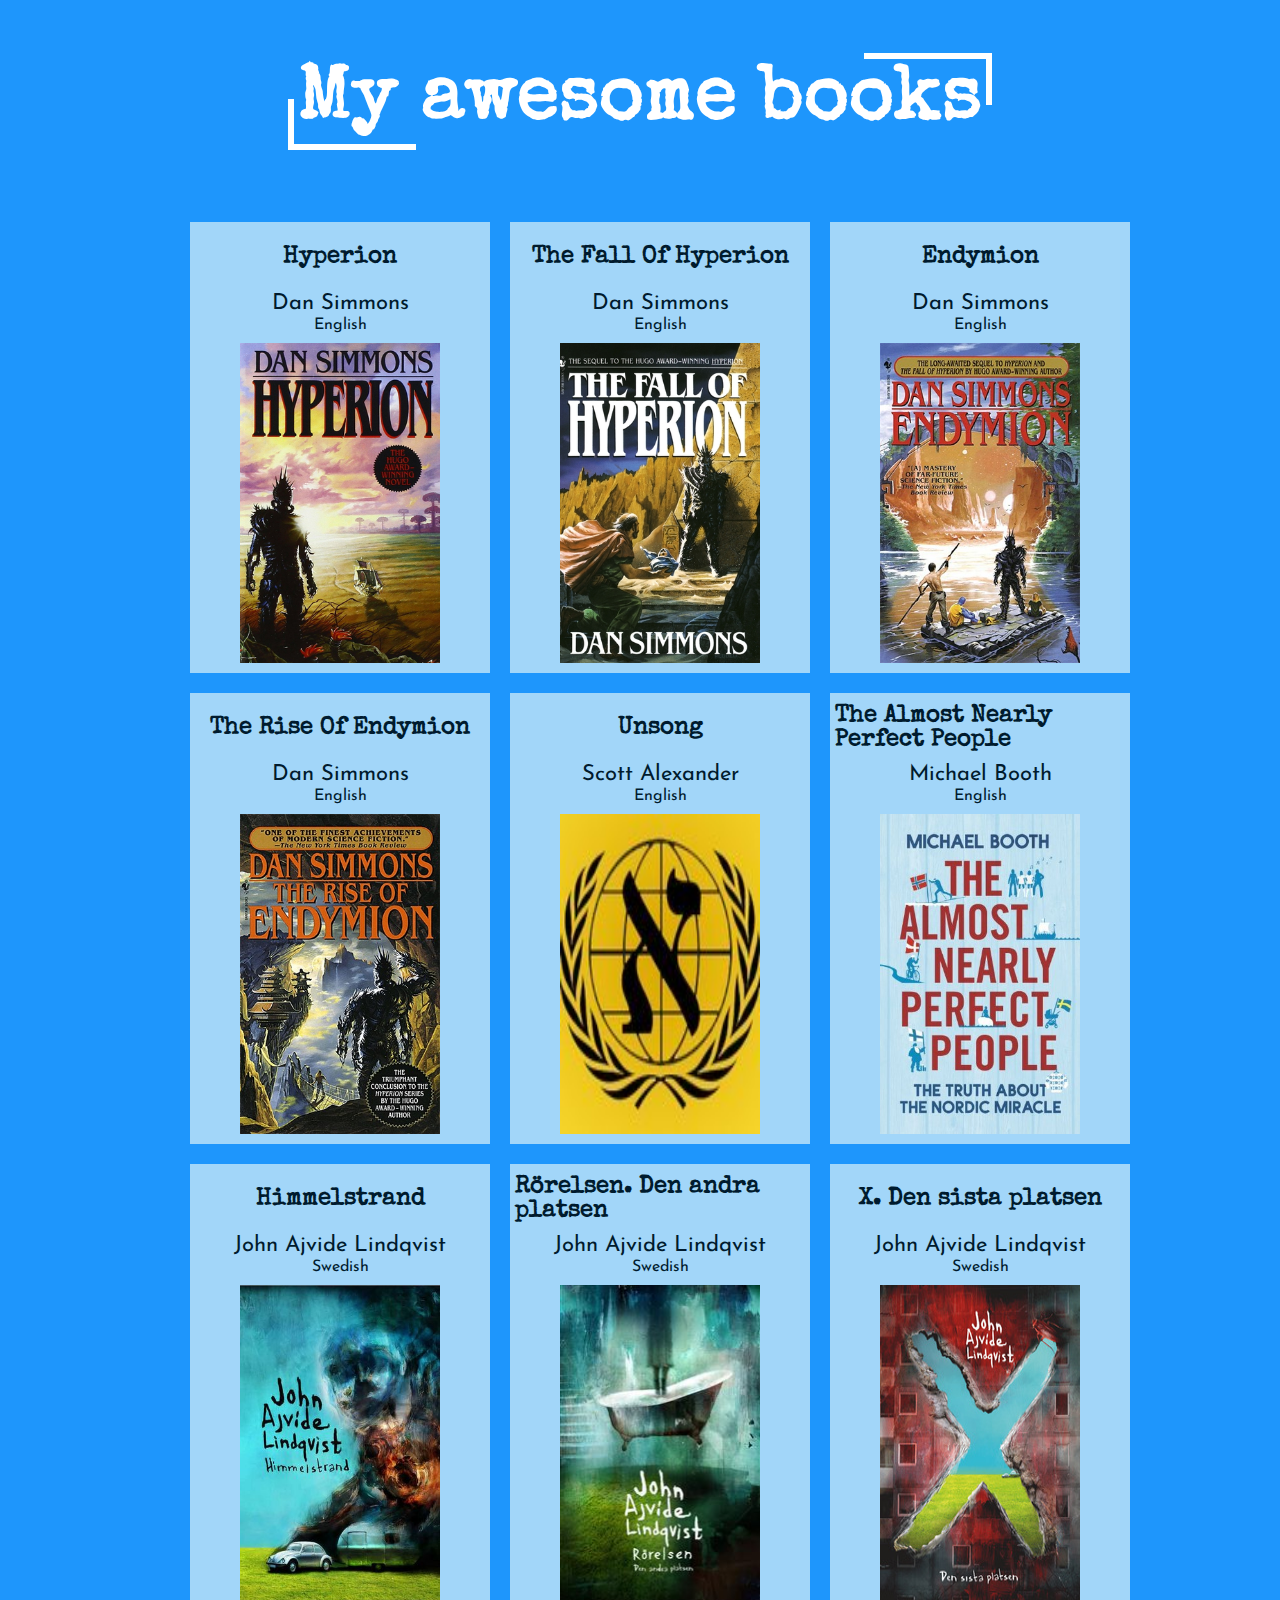
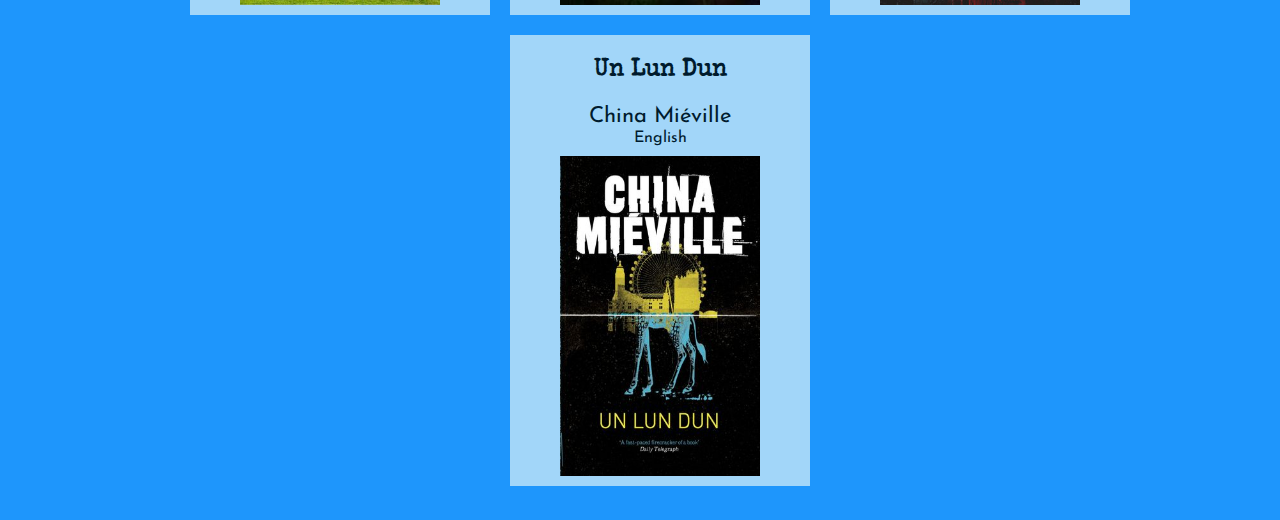
<file: JavaScript2/Week 1/index.html>
<!DOCTYPE html>
<html>
    <head>
        <meta charset="utf-8">
        <meta http-equiv="X-UA-Compatible" content="IE=edge">
        <title></title>
        <meta name="description" content="">
        <meta name="viewport" content="width=device-width, initial-scale=1">
        <link rel="stylesheet" href="style.css">
    </head>
    <body>
        <h1>My awesome books</h1>



        <!-- <div id="container"></div> -->
        
        <script src="app.js" async defer></script>
    </body>
</html>
</file>
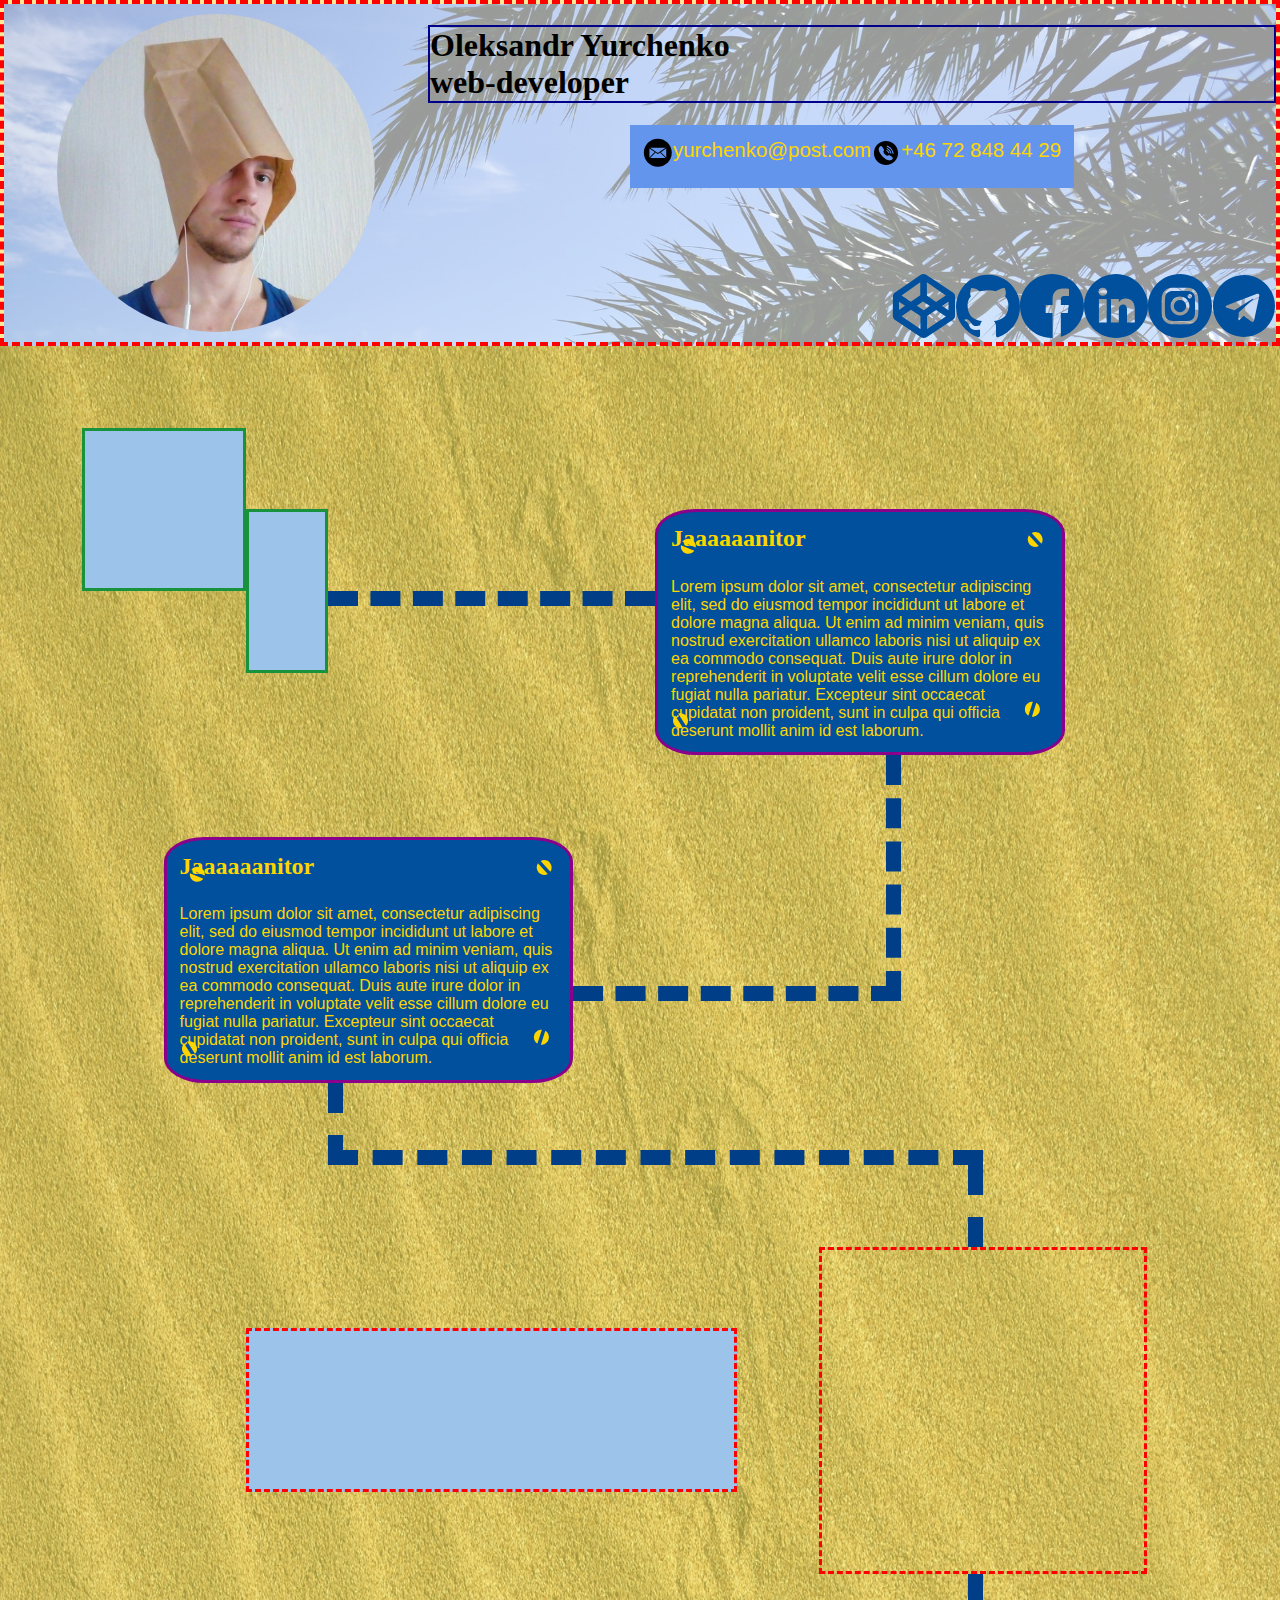
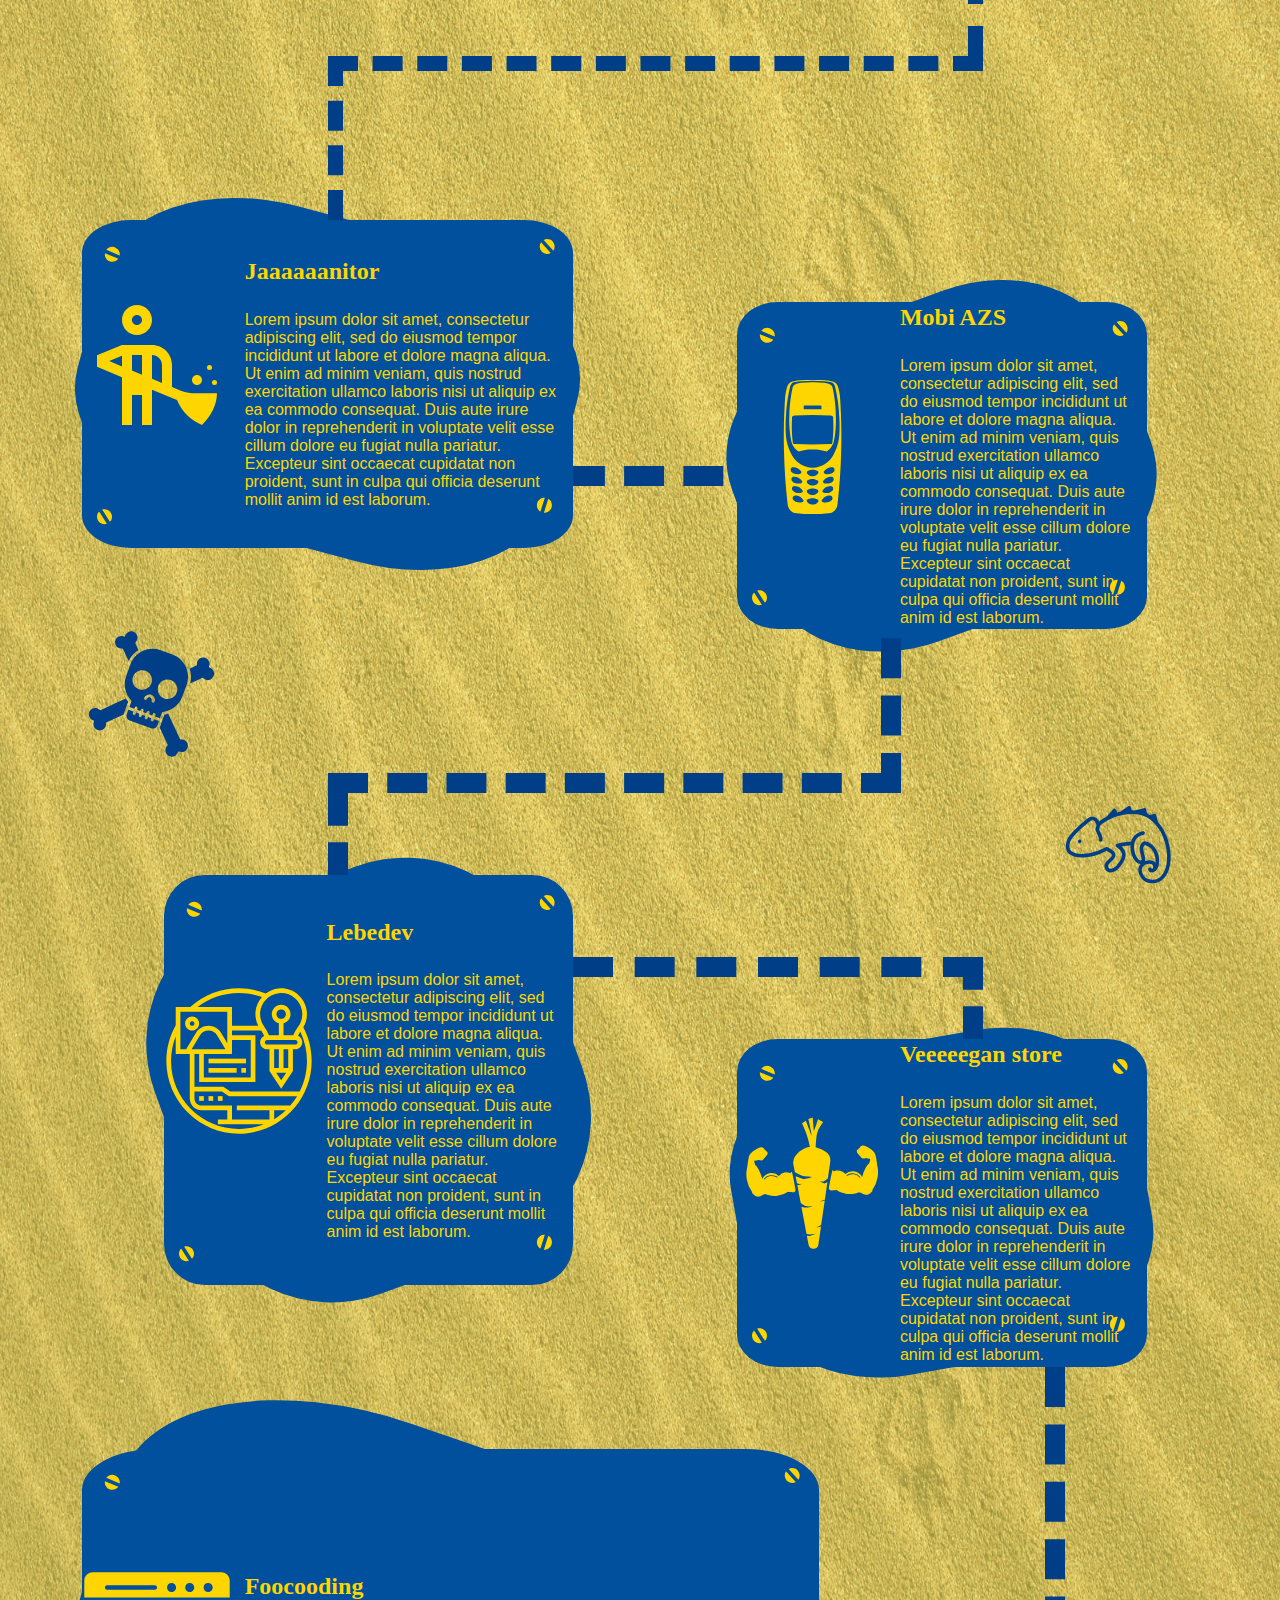
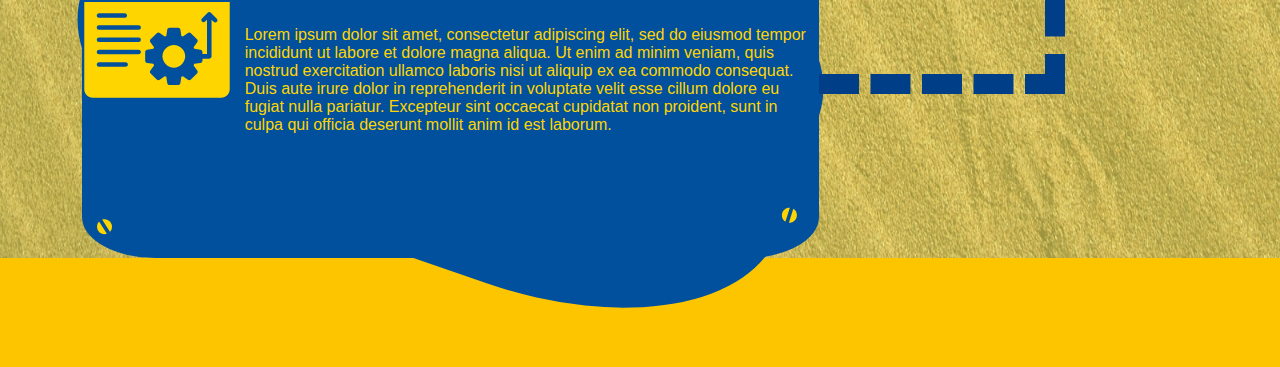
<file: HTML-CSS/Week 1/CV/index.html>
<!DOCTYPE html>
<html>
    <head>
        <title>Oleksandr Yurchenko</title>
        <link rel="stylesheet" href="style.css">
    </head>

    <body>
        <header>

            <img src="images/palms2.jpg">

            <div class="mainIMG">
                <img src="images/logo.png">
            </div>

            <div class="title_and_contacts">
                <h1>Oleksandr Yurchenko</h1>
                    <p>
                        <svg xmlns="http://www.w3.org/2000/svg" xmlns:xlink="http://www.w3.org/1999/xlink"
                        version="1.1" x="0px" y="0px" viewBox="0 0 85.812 107.265"
                        enable-background="new 0 0 85.812 85.812" xml:space="preserve">
                        <path d="M42.406,2.406c22.091,0,40,17.909,40,40s-17.909,40-40,40c-22.092,0-40-17.909-40-40S20.314,2.406,42.406,2.406z  
                        M66.474,55.585l-0.013-25.732l-15.33,10.551L66.474,55.585z
                        M48.608,41.821l-5.456,3.656c-0.232,0.151-0.501,0.229-0.764,0.229 
                        c-0.266,0-0.53-0.077-0.762-0.228l-5.585-3.765L20.235,57.351h44.368L48.608,41.821z
                        M33.665,40.11l-15.292-10.31v25.69 
                        L33.665,40.11z M42.387,42.641L64.599,27.72H20.272L42.387,42.641z"/>
                        </svg>yurchenko@post.com <svg xmlns="http://www.w3.org/2000/svg"
                        xmlns:xlink="http://www.w3.org/1999/xlink" xml:space="preserve"
                        version="1.0" style="shape-rendering:geometricPrecision;text-rendering:geometricPrecision;image-rendering:optimizeQuality;"
                        viewBox="0 0 10000 12500" x="0px" y="0px" fill-rule="evenodd"
                        clip-rule="evenodd"><defs><style type="text/css">
                        .fil0 {fill:black}
                        </style></defs><g><path class="fil0" d="M5000 979c2221,0
                        4021,1800 4021,4021 0,2221 -1800,4021 -4021,4021 -2221,0
                        -4021,-1800 -4021,-4021 0,-2221 1800,-4021 4021,-4021zm-1861
                        1746c561,-318 1206,1287 1208,1291 13,31 6,69 -21,92
                        -716,629 901,2296 1552,1601 23,-25 61,-34 94,-20 4,2
                        1590,695 1254,1246 -1308,2150 -6293,-2954 -4087,-4210zm3161
                        1270c293,353 471,763 541,1185l-355 -33c-70,-333 -219,-653 -451,-933
                        -231,-280 -518,-486 -831,-617l33 -356c402,148 771,401 1063,754zm529
                        -438c414,501 650,1089 714,1690l-350 -33c-68,-512 -276,-1011
                        -629,-1438 -353,-426 -804,-724 -1293,-887l33 -350c577,177
                        1112,518 1525,1018zm-1005 832c183,221 306,470 374,730l-370
                        -35c-59,-168 -148,-330 -269,-476 -121,-146 -263,-264 -417,-353l35
                        -370c242,115 465,283 647,504z"/>
                        </svg>+46 72 848 44 29
                    </p>
            </div>

            <div class="social_media">

                <a href="https://codepen.io/rockysfairat" target="_blank">
                    <!-- CodePen logo: -->
                    <?xml version="1.0" encoding="iso-8859-1"?>
                    <svg version="1.1" id="Capa_1" xmlns="http://www.w3.org/2000/svg" xmlns:xlink="http://www.w3.org/1999/xlink" x="0px" y="0px"
                    width="31.665px" height="31.665px" viewBox="0 0 31.665 31.665" style="enable-background:new 0 0 31.665 31.665;"
                    xml:space="preserve">
                    <g>
                    <path d="M16.878,0.415c-0.854-0.565-1.968-0.552-2.809,0.034L1.485,9.214c-0.671,0.468-1.071,1.233-1.071,2.052v9.444
                    c0,0.84,0.421,1.623,1.122,2.086l12.79,8.455c0.836,0.553,1.922,0.553,2.758,0l13.044-8.618c0.7-0.463,1.122-1.246,1.122-2.086
                    v-9.279c0-0.839-0.421-1.622-1.121-2.085L16.878,0.415z M26.621,10.645l-4.821,3.237l-4.521-3.288L17.25,4.127L26.621,10.645z
                    M13.979,4.133v6.329l-4.633,3.24l-4.621-3.099L13.979,4.133z M3.458,13.722l2.991,2.004l-2.991,2.093V13.722z M14.058,27.215
                    l-9.331-6.258l4.661-3.258l4.67,3.133V27.215z M12.286,15.674l3.021-2.113l3.519,2.313l-3.119,2.095L12.286,15.674z M17.354,27.215
                    V20.83l4.463-2.991l4.805,3.159L17.354,27.215z M27.954,17.927l-3.168-2.082l3.168-2.125V17.927z"/>
                    </g>
                    </svg>
                </a>
                
                
                <a href="https://github.com/rockysfairat/FooCoding" target="_blank">
                    <!-- Github logo: -->
                    <svg version="1.1" id="Capa_1" xmlns="http://www.w3.org/2000/svg" xmlns:xlink="http://www.w3.org/1999/xlink" x="0px" y="0px"
                    width="438.549px" height="438.549px" viewBox="0 0 438.549 438.549" style="enable-background:new 0 0 438.549 438.549;"
                    xml:space="preserve">
                    <g>
                    <path d="M409.132,114.573c-19.608-33.596-46.205-60.194-79.798-79.8C295.736,15.166,259.057,5.365,219.271,5.365
                    c-39.781,0-76.472,9.804-110.063,29.408c-33.596,19.605-60.192,46.204-79.8,79.8C9.803,148.168,0,184.854,0,224.63
                    c0,47.78,13.94,90.745,41.827,128.906c27.884,38.164,63.906,64.572,108.063,79.227c5.14,0.954,8.945,0.283,11.419-1.996
                    c2.475-2.282,3.711-5.14,3.711-8.562c0-0.571-0.049-5.708-0.144-15.417c-0.098-9.709-0.144-18.179-0.144-25.406l-6.567,1.136
                    c-4.187,0.767-9.469,1.092-15.846,1c-6.374-0.089-12.991-0.757-19.842-1.999c-6.854-1.231-13.229-4.086-19.13-8.559
                    c-5.898-4.473-10.085-10.328-12.56-17.556l-2.855-6.57c-1.903-4.374-4.899-9.233-8.992-14.559
                    c-4.093-5.331-8.232-8.945-12.419-10.848l-1.999-1.431c-1.332-0.951-2.568-2.098-3.711-3.429c-1.142-1.331-1.997-2.663-2.568-3.997
                    c-0.572-1.335-0.098-2.43,1.427-3.289c1.525-0.859,4.281-1.276,8.28-1.276l5.708,0.853c3.807,0.763,8.516,3.042,14.133,6.851
                    c5.614,3.806,10.229,8.754,13.846,14.842c4.38,7.806,9.657,13.754,15.846,17.847c6.184,4.093,12.419,6.136,18.699,6.136
                    c6.28,0,11.704-0.476,16.274-1.423c4.565-0.952,8.848-2.383,12.847-4.285c1.713-12.758,6.377-22.559,13.988-29.41
                    c-10.848-1.14-20.601-2.857-29.264-5.14c-8.658-2.286-17.605-5.996-26.835-11.14c-9.235-5.137-16.896-11.516-22.985-19.126
                    c-6.09-7.614-11.088-17.61-14.987-29.979c-3.901-12.374-5.852-26.648-5.852-42.826c0-23.035,7.52-42.637,22.557-58.817
                    c-7.044-17.318-6.379-36.732,1.997-58.24c5.52-1.715,13.706-0.428,24.554,3.853c10.85,4.283,18.794,7.952,23.84,10.994
                    c5.046,3.041,9.089,5.618,12.135,7.708c17.705-4.947,35.976-7.421,54.818-7.421s37.117,2.474,54.823,7.421l10.849-6.849
                    c7.419-4.57,16.18-8.758,26.262-12.565c10.088-3.805,17.802-4.853,23.134-3.138c8.562,21.509,9.325,40.922,2.279,58.24
                    c15.036,16.18,22.559,35.787,22.559,58.817c0,16.178-1.958,30.497-5.853,42.966c-3.9,12.471-8.941,22.457-15.125,29.979
                    c-6.191,7.521-13.901,13.85-23.131,18.986c-9.232,5.14-18.182,8.85-26.84,11.136c-8.662,2.286-18.415,4.004-29.263,5.146
                    c9.894,8.562,14.842,22.077,14.842,40.539v60.237c0,3.422,1.19,6.279,3.572,8.562c2.379,2.279,6.136,2.95,11.276,1.995
                    c44.163-14.653,80.185-41.062,108.068-79.226c27.88-38.161,41.825-81.126,41.825-128.906
                    C438.536,184.851,428.728,148.168,409.132,114.573z"/>
                    </g>
                    </svg>
                </a>

                <a href="https://www.facebook.com/o.oyurchenko/" target="_blank">
                    <!-- Facebook logo: -->
                    <svg id="Capa_1" enable-background="new 0 0 512 512" height="512" viewBox="0 0 512 512" width="512" xmlns="http://www.w3.org/2000/svg">
                    <path d="m512 256c0-141.4-114.6-256-256-256s-256 114.6-256 256 114.6 256 256 256c1.5 0 3 0 4.5-.1v-199.2h-55v-64.1h55v-47.2c0-54.7 33.4-84.5 82.2-84.5 23.4 0 43.5 1.7 49.3 2.5v57.2h-33.6c-26.5 0-31.7 12.6-31.7 31.1v40.8h63.5l-8.3 64.1h-55.2v189.5c107-30.7 185.3-129.2 185.3-246.1z"/>
                    </svg>
                </a>

                <a href="https://www.linkedin.com/in/a-yurchenko/" target="_blank">
                    <!-- LinkedIn logo: -->
                    <svg height="512pt" viewBox="0 0 512 512" width="512pt" xmlns="http://www.w3.org/2000/svg">
                    <path d="m256 0c-141.363281 0-256 114.636719-256 256s114.636719 256 256 256 256-114.636719 256-256-114.636719-256-256-256zm-74.390625 387h-62.347656v-187.574219h62.347656zm-31.171875-213.1875h-.40625c-20.921875 0-34.453125-14.402344-34.453125-32.402344 0-18.40625 13.945313-32.410156 35.273437-32.410156 21.328126 0 34.453126 14.003906 34.859376 32.410156 0 18-13.53125 32.402344-35.273438 32.402344zm255.984375 213.1875h-62.339844v-100.347656c0-25.21875-9.027343-42.417969-31.585937-42.417969-17.222656 0-27.480469 11.601563-31.988282 22.800781-1.648437 4.007813-2.050781 9.609375-2.050781 15.214844v104.75h-62.34375s.816407-169.976562 0-187.574219h62.34375v26.558594c8.285157-12.78125 23.109375-30.960937 56.1875-30.960937 41.019531 0 71.777344 26.808593 71.777344 84.421874zm0 0"/>
                    </svg>
                </a>

                <a href="https://www.instagram.com/shurashurochka/" target="_blank">
                    <!-- Instagram logo: -->
                    <svg height="512pt" viewBox="0 0 512 512" width="512pt" xmlns="http://www.w3.org/2000/svg">
                    <path d="m305 256c0 27.0625-21.9375 49-49 49s-49-21.9375-49-49 21.9375-49 49-49 49 21.9375 49 49zm0 0"/><path d="m370.59375 169.304688c-2.355469-6.382813-6.113281-12.160157-10.996094-16.902344-4.742187-4.882813-10.515625-8.640625-16.902344-10.996094-5.179687-2.011719-12.960937-4.40625-27.292968-5.058594-15.503906-.707031-20.152344-.859375-59.402344-.859375-39.253906 0-43.902344.148438-59.402344.855469-14.332031.65625-22.117187 3.050781-27.292968 5.0625-6.386719 2.355469-12.164063 6.113281-16.902344 10.996094-4.882813 4.742187-8.640625 10.515625-11 16.902344-2.011719 5.179687-4.40625 12.964843-5.058594 27.296874-.707031 15.5-.859375 20.148438-.859375 59.402344 0 39.25.152344 43.898438.859375 59.402344.652344 14.332031 3.046875 22.113281 5.058594 27.292969 2.359375 6.386719 6.113281 12.160156 10.996094 16.902343 4.742187 4.882813 10.515624 8.640626 16.902343 10.996094 5.179688 2.015625 12.964844 4.410156 27.296875 5.0625 15.5.707032 20.144532.855469 59.398438.855469 39.257812 0 43.90625-.148437 59.402344-.855469 14.332031-.652344 22.117187-3.046875 27.296874-5.0625 12.820313-4.945312 22.953126-15.078125 27.898438-27.898437 2.011719-5.179688 4.40625-12.960938 5.0625-27.292969.707031-15.503906.855469-20.152344.855469-59.402344 0-39.253906-.148438-43.902344-.855469-59.402344-.652344-14.332031-3.046875-22.117187-5.0625-27.296874zm-114.59375 162.179687c-41.691406 0-75.488281-33.792969-75.488281-75.484375s33.796875-75.484375 75.488281-75.484375c41.6875 0 75.484375 33.792969 75.484375 75.484375s-33.796875 75.484375-75.484375 75.484375zm78.46875-136.3125c-9.742188 0-17.640625-7.898437-17.640625-17.640625s7.898437-17.640625 17.640625-17.640625 17.640625 7.898437 17.640625 17.640625c-.003906 9.742188-7.898437 17.640625-17.640625 17.640625zm0 0"/><path d="m256 0c-141.363281 0-256 114.636719-256 256s114.636719 256 256 256 256-114.636719 256-256-114.636719-256-256-256zm146.113281 316.605469c-.710937 15.648437-3.199219 26.332031-6.832031 35.683593-7.636719 19.746094-23.246094 35.355469-42.992188 42.992188-9.347656 3.632812-20.035156 6.117188-35.679687 6.832031-15.675781.714844-20.683594.886719-60.605469.886719-39.925781 0-44.929687-.171875-60.609375-.886719-15.644531-.714843-26.332031-3.199219-35.679687-6.832031-9.8125-3.691406-18.695313-9.476562-26.039063-16.957031-7.476562-7.339844-13.261719-16.226563-16.953125-26.035157-3.632812-9.347656-6.121094-20.035156-6.832031-35.679687-.722656-15.679687-.890625-20.6875-.890625-60.609375s.167969-44.929688.886719-60.605469c.710937-15.648437 3.195312-26.332031 6.828125-35.683593 3.691406-9.808594 9.480468-18.695313 16.960937-26.035157 7.339844-7.480469 16.226563-13.265625 26.035157-16.957031 9.351562-3.632812 20.035156-6.117188 35.683593-6.832031 15.675781-.714844 20.683594-.886719 60.605469-.886719s44.929688.171875 60.605469.890625c15.648437.710937 26.332031 3.195313 35.683593 6.824219 9.808594 3.691406 18.695313 9.480468 26.039063 16.960937 7.476563 7.34375 13.265625 16.226563 16.953125 26.035157 3.636719 9.351562 6.121094 20.035156 6.835938 35.683593.714843 15.675781.882812 20.683594.882812 60.605469s-.167969 44.929688-.886719 60.605469zm0 0"/>
                    </svg>
                </a>

                <a href="http://t.me/shurashurochka">
                    <!-- Telegram logo: -->
                    <svg xmlns="http://www.w3.org/2000/svg" viewBox="0 0 496 512"><path d="M248 8C111 8 0 119 0 256s111 248 248 248 248-111 248-248S385 8 248 8zm121.8 169.9l-40.7 191.8c-3 13.6-11.1 16.9-22.4 10.5l-62-45.7-29.9 28.8c-3.3 3.3-6.1 6.1-12.5 6.1l4.4-63.1 114.9-103.8c5-4.4-1.1-6.9-7.7-2.5l-142 89.4-61.2-19.1c-13.3-4.2-13.6-13.3 2.8-19.7l239.1-92.2c11.1-4 20.8 2.7 17.2 19.5z"/>
                    </svg>
                </a>

            </div>

        </header>

        <main>

            <!-- MAINs background: -->
            <img src="images/wolfgang-hasselmann-unsplash1.jpg"">

            <!-- First part of the map: birth, education and jumping into the VOID: -->
            <div class="start-position-and-void-description start-void1">
            </div>

            <div class="start-position-and-void-description start-void2">
            </div>

            <div class="birth-and-education be1">

                <svg class="spike-top-left" xmlns="http://www.w3.org/2000/svg" xmlns:xlink="http://www.w3.org/1999/xlink" version="1.1" x="0px" y="0px" viewBox="0 0 100 125" style="enable-background:new 0 0 100 100;" xml:space="preserve"><path d="M67.2,8.4C47.7,0.4,25.9,7,13.9,23.3l80.6,33.4C97.5,36.7,86.7,16.5,67.2,8.4z"/><path d="M32.8,91.6c19.5,8.1,41.4,1.4,53.4-14.8L5.5,43.3C2.5,63.3,13.3,83.5,32.8,91.6z"/>
                </svg>

                <svg class="spike-top-right" xmlns="http://www.w3.org/2000/svg" xmlns:xlink="http://www.w3.org/1999/xlink" version="1.1" x="0px" y="0px" viewBox="0 0 100 125" style="enable-background:new 0 0 100 100;" xml:space="preserve"><path d="M67.2,8.4C47.7,0.4,25.9,7,13.9,23.3l80.6,33.4C97.5,36.7,86.7,16.5,67.2,8.4z"/><path d="M32.8,91.6c19.5,8.1,41.4,1.4,53.4-14.8L5.5,43.3C2.5,63.3,13.3,83.5,32.8,91.6z"/>
                </svg>

                <svg class="spike-bottom-left" xmlns="http://www.w3.org/2000/svg" xmlns:xlink="http://www.w3.org/1999/xlink" version="1.1" x="0px" y="0px" viewBox="0 0 100 125" style="enable-background:new 0 0 100 100;" xml:space="preserve"><path d="M67.2,8.4C47.7,0.4,25.9,7,13.9,23.3l80.6,33.4C97.5,36.7,86.7,16.5,67.2,8.4z"/><path d="M32.8,91.6c19.5,8.1,41.4,1.4,53.4-14.8L5.5,43.3C2.5,63.3,13.3,83.5,32.8,91.6z"/>
                </svg>

                <svg class="spike-bottom-right" xmlns="http://www.w3.org/2000/svg" xmlns:xlink="http://www.w3.org/1999/xlink" version="1.1" x="0px" y="0px" viewBox="0 0 100 125" style="enable-background:new 0 0 100 100;" xml:space="preserve"><path d="M67.2,8.4C47.7,0.4,25.9,7,13.9,23.3l80.6,33.4C97.5,36.7,86.7,16.5,67.2,8.4z"/><path d="M32.8,91.6c19.5,8.1,41.4,1.4,53.4-14.8L5.5,43.3C2.5,63.3,13.3,83.5,32.8,91.6z"/>
                </svg>

                <div class="svg_container">
                    
                </div>

                <div>

                    <h2>Jaaaaaanitor</h2>
                    <p>Lorem ipsum dolor sit amet, consectetur adipiscing elit,
                    sed do eiusmod tempor incididunt ut labore et dolore magna aliqua.
                    Ut enim ad minim veniam, quis nostrud exercitation ullamco laboris
                    nisi ut aliquip ex ea commodo consequat.
                    Duis aute irure dolor in reprehenderit in voluptate velit esse cillum dolore eu fugiat nulla pariatur.
                    Excepteur sint occaecat cupidatat non proident,
                    sunt in culpa qui officia deserunt mollit anim id est laborum.
                    </p>
                </div>

            </div>

            <div class="birth-and-education be2">

                <svg class="spike-top-left" xmlns="http://www.w3.org/2000/svg" xmlns:xlink="http://www.w3.org/1999/xlink" version="1.1" x="0px" y="0px" viewBox="0 0 100 125" style="enable-background:new 0 0 100 100;" xml:space="preserve"><path d="M67.2,8.4C47.7,0.4,25.9,7,13.9,23.3l80.6,33.4C97.5,36.7,86.7,16.5,67.2,8.4z"/><path d="M32.8,91.6c19.5,8.1,41.4,1.4,53.4-14.8L5.5,43.3C2.5,63.3,13.3,83.5,32.8,91.6z"/>
                </svg>

                <svg class="spike-top-right" xmlns="http://www.w3.org/2000/svg" xmlns:xlink="http://www.w3.org/1999/xlink" version="1.1" x="0px" y="0px" viewBox="0 0 100 125" style="enable-background:new 0 0 100 100;" xml:space="preserve"><path d="M67.2,8.4C47.7,0.4,25.9,7,13.9,23.3l80.6,33.4C97.5,36.7,86.7,16.5,67.2,8.4z"/><path d="M32.8,91.6c19.5,8.1,41.4,1.4,53.4-14.8L5.5,43.3C2.5,63.3,13.3,83.5,32.8,91.6z"/>
                </svg>

                <svg class="spike-bottom-left" xmlns="http://www.w3.org/2000/svg" xmlns:xlink="http://www.w3.org/1999/xlink" version="1.1" x="0px" y="0px" viewBox="0 0 100 125" style="enable-background:new 0 0 100 100;" xml:space="preserve"><path d="M67.2,8.4C47.7,0.4,25.9,7,13.9,23.3l80.6,33.4C97.5,36.7,86.7,16.5,67.2,8.4z"/><path d="M32.8,91.6c19.5,8.1,41.4,1.4,53.4-14.8L5.5,43.3C2.5,63.3,13.3,83.5,32.8,91.6z"/>
                </svg>

                <svg class="spike-bottom-right" xmlns="http://www.w3.org/2000/svg" xmlns:xlink="http://www.w3.org/1999/xlink" version="1.1" x="0px" y="0px" viewBox="0 0 100 125" style="enable-background:new 0 0 100 100;" xml:space="preserve"><path d="M67.2,8.4C47.7,0.4,25.9,7,13.9,23.3l80.6,33.4C97.5,36.7,86.7,16.5,67.2,8.4z"/><path d="M32.8,91.6c19.5,8.1,41.4,1.4,53.4-14.8L5.5,43.3C2.5,63.3,13.3,83.5,32.8,91.6z"/>
                </svg>

                <div class="svg_container">
                    
                </div>

                <div>

                    <h2>Jaaaaaanitor</h2>
                    <p>Lorem ipsum dolor sit amet, consectetur adipiscing elit,
                    sed do eiusmod tempor incididunt ut labore et dolore magna aliqua.
                    Ut enim ad minim veniam, quis nostrud exercitation ullamco laboris
                    nisi ut aliquip ex ea commodo consequat.
                    Duis aute irure dolor in reprehenderit in voluptate velit esse cillum dolore eu fugiat nulla pariatur.
                    Excepteur sint occaecat cupidatat non proident,
                    sunt in culpa qui officia deserunt mollit anim id est laborum.
                    </p>
                </div>

            </div>

            <div class="start-position-and-void-description start-void3"></div>

            <div class="jump-into-the-void"></div>

            <div class="workPlace wp1">

                <svg class="spike-top-left" xmlns="http://www.w3.org/2000/svg" xmlns:xlink="http://www.w3.org/1999/xlink" version="1.1" x="0px" y="0px" viewBox="0 0 100 125" style="enable-background:new 0 0 100 100;" xml:space="preserve"><path d="M67.2,8.4C47.7,0.4,25.9,7,13.9,23.3l80.6,33.4C97.5,36.7,86.7,16.5,67.2,8.4z"/><path d="M32.8,91.6c19.5,8.1,41.4,1.4,53.4-14.8L5.5,43.3C2.5,63.3,13.3,83.5,32.8,91.6z"/>
                </svg>

                <svg class="spike-top-right" xmlns="http://www.w3.org/2000/svg" xmlns:xlink="http://www.w3.org/1999/xlink" version="1.1" x="0px" y="0px" viewBox="0 0 100 125" style="enable-background:new 0 0 100 100;" xml:space="preserve"><path d="M67.2,8.4C47.7,0.4,25.9,7,13.9,23.3l80.6,33.4C97.5,36.7,86.7,16.5,67.2,8.4z"/><path d="M32.8,91.6c19.5,8.1,41.4,1.4,53.4-14.8L5.5,43.3C2.5,63.3,13.3,83.5,32.8,91.6z"/>
                </svg>

                <svg class="spike-bottom-left" xmlns="http://www.w3.org/2000/svg" xmlns:xlink="http://www.w3.org/1999/xlink" version="1.1" x="0px" y="0px" viewBox="0 0 100 125" style="enable-background:new 0 0 100 100;" xml:space="preserve"><path d="M67.2,8.4C47.7,0.4,25.9,7,13.9,23.3l80.6,33.4C97.5,36.7,86.7,16.5,67.2,8.4z"/><path d="M32.8,91.6c19.5,8.1,41.4,1.4,53.4-14.8L5.5,43.3C2.5,63.3,13.3,83.5,32.8,91.6z"/>
                </svg>

                <svg class="spike-bottom-right" xmlns="http://www.w3.org/2000/svg" xmlns:xlink="http://www.w3.org/1999/xlink" version="1.1" x="0px" y="0px" viewBox="0 0 100 125" style="enable-background:new 0 0 100 100;" xml:space="preserve"><path d="M67.2,8.4C47.7,0.4,25.9,7,13.9,23.3l80.6,33.4C97.5,36.7,86.7,16.5,67.2,8.4z"/><path d="M32.8,91.6c19.5,8.1,41.4,1.4,53.4-14.8L5.5,43.3C2.5,63.3,13.3,83.5,32.8,91.6z"/>
                </svg>

                <div class="svg_container">
                    <svg xmlns="http://www.w3.org/2000/svg" xmlns:xlink="http://www.w3.org/1999/xlink" version="1.0" x="0px" y="0px" viewBox="0 0 100 125" enable-background="new 0 0 100 100" xml:space="preserve"><path d="M36.667,9.999c-5.521,0-10,4.476-10,10c0,5.521,4.479,10,10,10c5.521,0,10-4.479,10-10  C46.667,14.475,42.188,9.999,36.667,9.999z M36.667,23.333c-1.843,0-3.334-1.494-3.334-3.333c0-1.842,1.491-3.333,3.334-3.333  c1.842,0,3.333,1.491,3.333,3.333C40,21.838,38.509,23.333,36.667,23.333z"/><path d="M74.216,68.828c-2.777,0-5.603-0.527-8.324-1.65v-0.003L60,64.733V49.999c0-7.367-5.97-13.333-13.333-13.333h-20L10,43.57  v7.672l16.667,6.902v31.856h6.666V70H40v20.001h6.667V66.433l16.673,6.901c3.255,7.858,9.388,13.652,16.67,16.667  c5.843-5.84,9.99-13.51,9.99-21.173H74.216z M26.667,50.93l-8.51-3.522l8.51-3.525V50.93z M40,56.452l-6.667-2.761V43.332H40V56.452  z M53.333,61.973l-6.666-2.76V43.332c3.682,0,6.666,2.985,6.666,6.667V61.973z"/><path d="M80,60c0,1.836-1.497,3.334-3.333,3.334S73.333,61.836,73.333,60s1.498-3.333,3.334-3.333S80,58.164,80,60z"/><circle cx="88.333" cy="61.667" r="1.667"/><circle cx="85" cy="51.667" r="1.667"/></svg>
                </div>

                <div>

                    <h2>Jaaaaaanitor</h2>
                    <p>Lorem ipsum dolor sit amet, consectetur adipiscing elit,
                    sed do eiusmod tempor incididunt ut labore et dolore magna aliqua.
                    Ut enim ad minim veniam, quis nostrud exercitation ullamco laboris
                    nisi ut aliquip ex ea commodo consequat.
                    Duis aute irure dolor in reprehenderit in voluptate velit esse cillum dolore eu fugiat nulla pariatur.
                    Excepteur sint occaecat cupidatat non proident,
                    sunt in culpa qui officia deserunt mollit anim id est laborum.
                    </p>
                </div>

            </div>

            <div class="workPlace wp2">

                <svg class="spike-top-left" xmlns="http://www.w3.org/2000/svg" xmlns:xlink="http://www.w3.org/1999/xlink" version="1.1" x="0px" y="0px" viewBox="0 0 100 125" style="enable-background:new 0 0 100 100;" xml:space="preserve"><path d="M67.2,8.4C47.7,0.4,25.9,7,13.9,23.3l80.6,33.4C97.5,36.7,86.7,16.5,67.2,8.4z"/><path d="M32.8,91.6c19.5,8.1,41.4,1.4,53.4-14.8L5.5,43.3C2.5,63.3,13.3,83.5,32.8,91.6z"/>
                </svg>

                <svg class="spike-top-right" xmlns="http://www.w3.org/2000/svg" xmlns:xlink="http://www.w3.org/1999/xlink" version="1.1" x="0px" y="0px" viewBox="0 0 100 125" style="enable-background:new 0 0 100 100;" xml:space="preserve"><path d="M67.2,8.4C47.7,0.4,25.9,7,13.9,23.3l80.6,33.4C97.5,36.7,86.7,16.5,67.2,8.4z"/><path d="M32.8,91.6c19.5,8.1,41.4,1.4,53.4-14.8L5.5,43.3C2.5,63.3,13.3,83.5,32.8,91.6z"/>
                </svg>

                <svg class="spike-bottom-left" xmlns="http://www.w3.org/2000/svg" xmlns:xlink="http://www.w3.org/1999/xlink" version="1.1" x="0px" y="0px" viewBox="0 0 100 125" style="enable-background:new 0 0 100 100;" xml:space="preserve"><path d="M67.2,8.4C47.7,0.4,25.9,7,13.9,23.3l80.6,33.4C97.5,36.7,86.7,16.5,67.2,8.4z"/><path d="M32.8,91.6c19.5,8.1,41.4,1.4,53.4-14.8L5.5,43.3C2.5,63.3,13.3,83.5,32.8,91.6z"/>
                </svg>

                <svg class="spike-bottom-right" xmlns="http://www.w3.org/2000/svg" xmlns:xlink="http://www.w3.org/1999/xlink" version="1.1" x="0px" y="0px" viewBox="0 0 100 125" style="enable-background:new 0 0 100 100;" xml:space="preserve"><path d="M67.2,8.4C47.7,0.4,25.9,7,13.9,23.3l80.6,33.4C97.5,36.7,86.7,16.5,67.2,8.4z"/><path d="M32.8,91.6c19.5,8.1,41.4,1.4,53.4-14.8L5.5,43.3C2.5,63.3,13.3,83.5,32.8,91.6z"/>
                </svg>

                <div class="svg_container">
                    <svg xmlns="http://www.w3.org/2000/svg" xmlns:xlink="http://www.w3.org/1999/xlink" version="1.1" x="0px" y="0px" viewBox="0 0 100 125" enable-background="new 0 0 100 100" xml:space="preserve"><path d="M68.654,16.147c-0.075-0.69-0.208-1.692-0.463-2.882c-0.604-2.828-0.947-4.437-2.1-5.658  c-1.607-1.702-6.89-2.002-7.686-2.064c-2.66-0.206-5.204-0.28-7.618-0.257l0,0h-0.79l0,0c-2.414-0.023-4.958,0.051-7.618,0.257  c-0.796,0.062-6.08,0.362-7.686,2.064c-1.152,1.221-1.496,2.83-2.1,5.658c-0.254,1.191-0.388,2.192-0.463,2.882  c-0.748,10.812-1.115,22.6-0.855,35.233c0.274,13.325,1.205,25.692,2.503,36.959c0.075,0.644,0.295,1.765,1.044,2.915  c1.197,1.836,2.946,2.524,3.552,2.732c2.056,0.266,4.234,0.488,6.526,0.643c1.762,0.12,9.218,0.12,10.981,0  c2.292-0.156,4.471-0.377,6.526-0.643c0.606-0.207,2.356-0.895,3.552-2.732c0.749-1.15,0.97-2.271,1.044-2.915  c1.298-11.267,2.23-23.634,2.503-36.959C69.769,38.747,69.402,26.959,68.654,16.147z M35.781,65.192  c-0.002-0.217,0.018-0.412,0.046-0.577c0.045-0.141,0.187-0.524,0.577-0.807c0.262-0.19,0.522-0.253,0.669-0.277  c0.284-0.046,0.637-0.075,1.038-0.046c0.762,0.055,1.357,0.295,1.73,0.484c0.641,0.273,1.504,0.746,2.307,1.569  c0.275,0.282,0.503,0.564,0.692,0.83c0.038,0.092,0.176,0.455,0.023,0.854c-0.155,0.405-0.55,0.69-1.015,0.738  c-0.423,0.08-0.937,0.142-1.523,0.138c-0.818-0.005-1.51-0.136-2.03-0.277c-0.454-0.149-1.12-0.438-1.753-1.015  c-0.258-0.235-0.463-0.474-0.623-0.692C35.85,65.881,35.784,65.566,35.781,65.192z M36.316,71.484  c-0.002-0.217,0.018-0.412,0.046-0.577c0.045-0.141,0.187-0.524,0.577-0.807c0.262-0.19,0.522-0.253,0.669-0.277  c0.284-0.046,0.637-0.075,1.038-0.046c0.762,0.055,1.357,0.295,1.73,0.484c0.641,0.273,1.504,0.746,2.307,1.569  c0.275,0.282,0.503,0.564,0.692,0.83c0.038,0.092,0.176,0.455,0.023,0.854c-0.155,0.405-0.55,0.69-1.015,0.738  c-0.423,0.08-0.937,0.142-1.523,0.138c-0.818-0.005-1.51-0.136-2.03-0.277c-0.454-0.149-1.12-0.438-1.753-1.015  c-0.258-0.235-0.463-0.474-0.623-0.692C36.384,72.173,36.319,71.858,36.316,71.484z M36.676,77.795  c-0.002-0.217,0.018-0.412,0.046-0.577c0.045-0.141,0.187-0.524,0.577-0.807c0.262-0.19,0.522-0.253,0.669-0.277  c0.284-0.046,0.637-0.075,1.038-0.046c0.762,0.055,1.357,0.295,1.73,0.484c0.641,0.273,1.504,0.746,2.307,1.569  c0.275,0.282,0.503,0.564,0.692,0.83c0.038,0.092,0.176,0.455,0.023,0.854c-0.155,0.405-0.55,0.69-1.015,0.738  c-0.423,0.08-0.937,0.142-1.523,0.138c-0.818-0.005-1.51-0.136-2.03-0.277c-0.454-0.149-1.12-0.438-1.753-1.015  c-0.258-0.235-0.463-0.474-0.623-0.692C36.745,78.484,36.679,78.169,36.676,77.795z M44.229,86.117  c-0.155,0.405-0.55,0.69-1.015,0.738c-0.423,0.08-0.937,0.142-1.523,0.138c-0.818-0.005-1.51-0.136-2.03-0.277  c-0.454-0.149-1.12-0.438-1.753-1.015c-0.258-0.235-0.463-0.474-0.623-0.692c-0.07-0.234-0.136-0.549-0.138-0.923  c-0.002-0.217,0.018-0.412,0.046-0.577c0.045-0.141,0.187-0.524,0.577-0.807c0.262-0.19,0.522-0.253,0.669-0.277  c0.284-0.046,0.637-0.075,1.038-0.046c0.762,0.055,1.357,0.295,1.73,0.484c0.641,0.273,1.504,0.746,2.307,1.569  c0.275,0.282,0.503,0.564,0.692,0.83C44.245,85.356,44.382,85.718,44.229,86.117z M54.024,86.649  c-0.261,0.339-0.866,1.028-1.894,1.437c-0.736,0.293-1.393,0.325-1.792,0.312c-0.411,0.015-1.443-0.004-2.464-0.669  c-0.615-0.4-0.993-0.883-1.203-1.203c-0.035-0.073-0.275-0.588-0.022-1.114c0.138-0.288,0.359-0.445,0.468-0.513  c0.415-0.217,0.994-0.466,1.716-0.624c0.625-0.136,1.176-0.165,1.604-0.156c0.418-0.005,0.963,0.029,1.582,0.178  c0.737,0.178,1.316,0.458,1.716,0.691c0.072,0.049,0.392,0.276,0.49,0.713C54.338,86.206,54.067,86.591,54.024,86.649z   M54.024,80.21c-0.261,0.339-0.866,1.028-1.894,1.437c-0.736,0.293-1.393,0.325-1.792,0.312c-0.411,0.015-1.443-0.004-2.464-0.669  c-0.615-0.4-0.993-0.883-1.203-1.203c-0.035-0.073-0.275-0.588-0.022-1.114c0.138-0.288,0.359-0.445,0.468-0.513  c0.415-0.217,0.994-0.466,1.716-0.624c0.625-0.136,1.176-0.165,1.604-0.156c0.418-0.005,0.963,0.029,1.582,0.178  c0.737,0.178,1.316,0.458,1.716,0.691c0.072,0.049,0.392,0.276,0.49,0.713C54.338,79.767,54.067,80.152,54.024,80.21z   M54.024,73.947c-0.261,0.339-0.866,1.028-1.894,1.437c-0.736,0.293-1.393,0.325-1.792,0.312c-0.411,0.015-1.443-0.004-2.464-0.669  c-0.615-0.4-0.993-0.883-1.203-1.203c-0.035-0.073-0.275-0.588-0.022-1.114c0.138-0.288,0.359-0.445,0.468-0.513  c0.415-0.217,0.994-0.466,1.716-0.624c0.625-0.136,1.176-0.165,1.604-0.156c0.418-0.005,0.963,0.029,1.582,0.178  c0.737,0.178,1.316,0.458,1.716,0.691c0.072,0.049,0.392,0.276,0.49,0.713C54.338,73.504,54.067,73.889,54.024,73.947z   M54.024,67.685c-0.261,0.339-0.866,1.028-1.894,1.437c-0.736,0.293-1.393,0.325-1.792,0.312c-0.411,0.015-1.443-0.004-2.464-0.669  c-0.615-0.4-0.993-0.883-1.203-1.203c-0.035-0.073-0.275-0.588-0.022-1.114c0.138-0.288,0.359-0.445,0.468-0.513  c0.415-0.217,0.994-0.466,1.716-0.624c0.625-0.136,1.176-0.165,1.604-0.156c0.418-0.005,0.963,0.029,1.582,0.178  c0.737,0.178,1.316,0.458,1.716,0.691c0.072,0.049,0.392,0.276,0.49,0.713C54.338,67.241,54.067,67.626,54.024,67.685z M63.5,85.01  c-0.16,0.218-0.364,0.457-0.623,0.692c-0.633,0.577-1.299,0.866-1.753,1.015c-0.52,0.141-1.212,0.272-2.03,0.277  c-0.585,0.004-1.1-0.058-1.523-0.138c-0.465-0.048-0.86-0.333-1.015-0.738c-0.153-0.399-0.015-0.761,0.023-0.854  c0.189-0.266,0.417-0.548,0.692-0.83c0.803-0.822,1.666-1.295,2.307-1.569c0.373-0.189,0.968-0.429,1.73-0.484  c0.401-0.029,0.754,0,1.038,0.046c0.147,0.024,0.407,0.087,0.669,0.277c0.39,0.283,0.532,0.666,0.577,0.807  c0.028,0.165,0.048,0.359,0.046,0.577C63.636,84.461,63.57,84.775,63.5,85.01z M63.972,78.718c-0.16,0.218-0.364,0.457-0.623,0.692  c-0.633,0.577-1.299,0.866-1.753,1.015c-0.52,0.141-1.212,0.272-2.03,0.277c-0.585,0.004-1.1-0.058-1.523-0.138  c-0.465-0.048-0.86-0.333-1.015-0.738c-0.153-0.399-0.015-0.761,0.023-0.854c0.189-0.266,0.417-0.548,0.692-0.83  c0.803-0.822,1.666-1.295,2.307-1.569c0.373-0.189,0.968-0.429,1.73-0.484c0.401-0.029,0.754,0,1.038,0.046  c0.147,0.024,0.407,0.087,0.669,0.277c0.39,0.283,0.532,0.666,0.577,0.807c0.028,0.165,0.048,0.359,0.046,0.577  C64.107,78.169,64.041,78.484,63.972,78.718z M64.332,72.407c-0.16,0.218-0.364,0.457-0.623,0.692  c-0.633,0.577-1.299,0.866-1.753,1.015c-0.52,0.141-1.212,0.272-2.03,0.277c-0.585,0.004-1.1-0.058-1.523-0.138  c-0.465-0.049-0.86-0.333-1.015-0.738c-0.153-0.399-0.015-0.761,0.023-0.854c0.189-0.266,0.417-0.548,0.692-0.83  c0.803-0.822,1.666-1.295,2.307-1.569c0.373-0.189,0.968-0.429,1.73-0.484c0.401-0.029,0.754,0,1.038,0.046  c0.147,0.024,0.407,0.087,0.669,0.277c0.39,0.283,0.532,0.666,0.577,0.807c0.028,0.165,0.048,0.359,0.046,0.577  C64.468,71.858,64.402,72.173,64.332,72.407z M64.867,66.115c-0.16,0.218-0.365,0.457-0.623,0.692  c-0.633,0.577-1.299,0.866-1.753,1.015c-0.52,0.141-1.212,0.272-2.03,0.277c-0.585,0.004-1.1-0.058-1.523-0.138  c-0.465-0.049-0.86-0.333-1.015-0.738c-0.153-0.399-0.015-0.761,0.023-0.854c0.189-0.266,0.417-0.548,0.692-0.83  c0.803-0.822,1.666-1.295,2.307-1.569c0.373-0.189,0.968-0.429,1.73-0.484c0.401-0.029,0.754,0,1.038,0.046  c0.147,0.024,0.407,0.087,0.669,0.277c0.39,0.283,0.532,0.666,0.577,0.807c0.028,0.165,0.048,0.359,0.046,0.577  C65.002,65.566,64.936,65.881,64.867,66.115z M67.483,46.797c-0.483,2.118-1.39,5.116-3.233,8.521  c-0.46,0.849-1.086,1.844-1.966,2.865c0,0-1.098,1.273-2.487,2.321c-4.409,3.326-9.236,3.38-9.236,3.38s-5.012,0.056-9.569-3.38  c-1.387-1.046-2.487-2.321-2.487-2.321c-0.88-1.021-1.507-2.017-1.966-2.865c-1.844-3.405-2.751-6.403-3.233-8.521  c-0.862-3.784-0.87-6.959-0.88-10.882c-0.007-2.614,0.114-4.795,0.232-6.344c0.145-3.466,0.48-7.288,1.111-11.392  c0.489-3.179,1.096-6.133,1.76-8.845c0.093-0.341,0.293-0.879,0.741-1.389c0.92-1.048,2.186-1.18,2.501-1.204  c1.245-0.196,2.543-0.368,3.89-0.509c2.748-0.288,5.337-0.409,7.736-0.417c2.399,0.008,4.988,0.128,7.736,0.417  c1.347,0.141,2.645,0.314,3.89,0.509c0.315,0.024,1.58,0.156,2.501,1.204c0.448,0.511,0.648,1.048,0.741,1.389  c0.664,2.712,1.27,5.666,1.76,8.845c0.632,4.104,0.966,7.926,1.111,11.392c0.118,1.549,0.238,3.73,0.232,6.344  C68.353,39.838,68.345,43.013,67.483,46.797z"/><path d="M65.014,17.643c-0.375-2.637-0.844-5.11-1.366-7.404C63.5,9.74,63.181,8.996,62.484,8.477  c-0.5-0.373-1.105-0.563-1.511-0.69c-0.318-0.1-0.591-0.16-0.789-0.197c-0.763-0.135-1.552-0.257-2.366-0.361  c-2.666-0.342-5.157-0.444-7.426-0.398c-2.269-0.046-4.759,0.055-7.426,0.398c-0.813,0.104-1.602,0.226-2.366,0.361  c-0.198,0.037-0.471,0.098-0.789,0.197c-0.406,0.127-1.011,0.317-1.511,0.69c-0.697,0.519-1.016,1.264-1.164,1.763  c-0.522,2.294-0.991,4.766-1.366,7.404c-0.615,4.324-0.868,8.325-0.906,11.912c-0.095,2.425-0.075,5.142,0.15,8.098  c0.226,2.965,0.621,5.662,1.084,8.05c0.184,0.939,0.613,2.501,1.708,4.14c1.103,1.65,2.393,2.647,3.192,3.175  c1.29-0.394,2.833-0.767,4.595-1.007c1.261-0.172,2.43-0.246,3.485-0.263h0.935c0.005,0,0.011,0,0.016,0v0h0.723v0  c0.005,0,0.011,0,0.016,0h0.935c1.054,0.016,2.223,0.091,3.485,0.263c1.762,0.24,3.305,0.613,4.595,1.007  c0.8-0.528,2.09-1.526,3.192-3.175c1.095-1.639,1.524-3.201,1.709-4.14c0.463-2.388,0.858-5.085,1.084-8.05  c0.225-2.955,0.245-5.673,0.15-8.098C65.882,25.968,65.629,21.967,65.014,17.643z M44.476,22.733c0-0.213,0.172-0.385,0.385-0.385  h11.063c0.213,0,0.385,0.172,0.385,0.385v1.774c0,0.213-0.172,0.385-0.385,0.385H44.862c-0.213,0-0.385-0.172-0.385-0.385V22.733z   M64.127,40.864c-0.108,2.026-0.282,3.955-0.503,5.779c-0.019,0.193-0.056,0.42-0.126,0.67c-0.073,0.264-0.164,0.488-0.251,0.67  c-0.279,0.014-0.558,0.028-0.838,0.042c-4.052,0.196-8.056,0.3-12.01,0.319v0c-0.002,0-0.005,0-0.007,0c-0.002,0-0.005,0-0.007,0v0  c-3.954-0.019-7.958-0.123-12.01-0.319c-0.279-0.014-0.559-0.028-0.838-0.042c-0.087-0.182-0.178-0.406-0.251-0.67  c-0.069-0.25-0.106-0.477-0.126-0.67c-0.22-1.824-0.395-3.753-0.503-5.779c-0.19-3.578-0.144-6.903,0.042-9.925  c-0.019-0.079-0.178-0.808,0.335-1.424c0.513-0.616,1.259-0.59,1.34-0.586l11.972-0.249c0-0.001,0-0.001,0-0.001l0.045,0  l0.045-0.001c0,0,0,0.001,0,0.002l11.972,0.249c0.081-0.004,0.827-0.029,1.34,0.586c0.513,0.616,0.354,1.345,0.335,1.424  C64.272,33.961,64.318,37.286,64.127,40.864z"/></svg>
                </div>

                <div>
                    <h2>Mobi AZS</h2>
                    <p>Lorem ipsum dolor sit amet, consectetur adipiscing elit,
                    sed do eiusmod tempor incididunt ut labore et dolore magna aliqua.
                    Ut enim ad minim veniam, quis nostrud exercitation ullamco laboris
                    nisi ut aliquip ex ea commodo consequat.
                    Duis aute irure dolor in reprehenderit in voluptate velit esse cillum dolore eu fugiat nulla pariatur.
                    Excepteur sint occaecat cupidatat non proident,
                    sunt in culpa qui officia deserunt mollit anim id est laborum.
                    </p>
                </div>

            </div>

            <div class="workPlace wp3">

                <svg class="spike-top-left" xmlns="http://www.w3.org/2000/svg" xmlns:xlink="http://www.w3.org/1999/xlink" version="1.1" x="0px" y="0px" viewBox="0 0 100 125" style="enable-background:new 0 0 100 100;" xml:space="preserve"><path d="M67.2,8.4C47.7,0.4,25.9,7,13.9,23.3l80.6,33.4C97.5,36.7,86.7,16.5,67.2,8.4z"/><path d="M32.8,91.6c19.5,8.1,41.4,1.4,53.4-14.8L5.5,43.3C2.5,63.3,13.3,83.5,32.8,91.6z"/>
                </svg>

                <svg class="spike-top-right" xmlns="http://www.w3.org/2000/svg" xmlns:xlink="http://www.w3.org/1999/xlink" version="1.1" x="0px" y="0px" viewBox="0 0 100 125" style="enable-background:new 0 0 100 100;" xml:space="preserve"><path d="M67.2,8.4C47.7,0.4,25.9,7,13.9,23.3l80.6,33.4C97.5,36.7,86.7,16.5,67.2,8.4z"/><path d="M32.8,91.6c19.5,8.1,41.4,1.4,53.4-14.8L5.5,43.3C2.5,63.3,13.3,83.5,32.8,91.6z"/>
                </svg>

                <svg class="spike-bottom-left" xmlns="http://www.w3.org/2000/svg" xmlns:xlink="http://www.w3.org/1999/xlink" version="1.1" x="0px" y="0px" viewBox="0 0 100 125" style="enable-background:new 0 0 100 100;" xml:space="preserve"><path d="M67.2,8.4C47.7,0.4,25.9,7,13.9,23.3l80.6,33.4C97.5,36.7,86.7,16.5,67.2,8.4z"/><path d="M32.8,91.6c19.5,8.1,41.4,1.4,53.4-14.8L5.5,43.3C2.5,63.3,13.3,83.5,32.8,91.6z"/>
                </svg>

                <svg class="spike-bottom-right" xmlns="http://www.w3.org/2000/svg" xmlns:xlink="http://www.w3.org/1999/xlink" version="1.1" x="0px" y="0px" viewBox="0 0 100 125" style="enable-background:new 0 0 100 100;" xml:space="preserve"><path d="M67.2,8.4C47.7,0.4,25.9,7,13.9,23.3l80.6,33.4C97.5,36.7,86.7,16.5,67.2,8.4z"/><path d="M32.8,91.6c19.5,8.1,41.4,1.4,53.4-14.8L5.5,43.3C2.5,63.3,13.3,83.5,32.8,91.6z"/>
                </svg>
                
                <div class="svg_container">
                    <svg xmlns="http://www.w3.org/2000/svg" xmlns:xlink="http://www.w3.org/1999/xlink" version="1.1" x="0px" y="0px" viewBox="0 0 64 80" style="enable-background:new 0 0 64 64;" xml:space="preserve"><g><rect x="23" y="47" width="2" height="2"/><rect x="19" y="47" width="2" height="2"/><rect x="15" y="47" width="2" height="2"/><path d="M59.449,17.61C60.462,15.919,61,14.005,61,12c0-3.124-1.336-6.112-3.665-8.197c-2.327-2.083-5.452-3.077-8.586-2.733   c-1.98,0.219-3.8,0.977-5.322,2.115C39.792,1.74,35.952,1,32,1c-7.709,0-15.068,2.842-20.776,8H5v7.774C2.387,21.399,1,26.655,1,32   c0,17.093,13.907,31,31,31s31-13.907,31-31C63,26.983,61.766,22.025,59.449,17.61z M51.969,53c-1.512,1.439-3.174,2.722-4.968,3.81   V53H51.969z M31.067,51v2H45v4H29v-6H16c-1.654,0-3-1.346-3-3v-3h11.697l3,2h29.113c-0.861,1.419-1.846,2.753-2.93,4H31.067z    M28.303,45l-3-2H13V29h2v12h24V21H29v-2h12.467c0.493,0.738,0.926,1.499,1.28,2.283C41.719,21.759,41,22.794,41,24   c0,1.654,1.346,3,3,3h1v9.303l5,7.5l5-7.5V27h1c1.654,0,3-1.346,3-3c0-1.227-0.742-2.282-1.8-2.746   c0.278-0.619,0.598-1.21,0.962-1.768C60.019,23.371,61,27.662,61,32c0,4.673-1.117,9.087-3.089,13H28.303z M17,29h12v-6h8v16H17V29   z M11.766,27l3.548-5.913C16.086,19.8,17.499,19,19,19s2.914,0.8,3.686,2.087L26.234,27H11.766z M50,14c-1.103,0-2-0.897-2-2   s0.897-2,2-2s2,0.897,2,2S51.103,14,50,14z M56,23c0.551,0,1,0.449,1,1s-0.449,1-1,1H44c-0.551,0-1-0.449-1-1s0.449-1,1-1H56z    M49,27v8h-2v-8H49z M52.132,37L50,40.197L47.868,37H52.132z M53,35h-2v-8h2V35z M48.969,3.058c2.607-0.289,5.1,0.506,7.032,2.235   C57.907,6.999,59,9.444,59,12c0,2-0.644,3.892-1.863,5.473c-0.818,1.062-1.48,2.25-1.994,3.527H51v-5.142c1.72-0.447,3-2,3-3.858   c0-2.206-1.794-4-4-4s-4,1.794-4,4c0,1.858,1.28,3.411,3,3.858V21h-4.206c-0.534-1.296-1.226-2.549-2.083-3.729   c-1.291-1.775-1.882-3.97-1.667-6.178C41.454,6.899,44.787,3.52,48.969,3.058z M32,3c3.372,0,6.657,0.571,9.788,1.695   c-1.504,1.69-2.502,3.838-2.734,6.204c-0.208,2.125,0.207,4.237,1.161,6.102H29V9H14.335C19.385,5.115,25.563,3,32,3z M7,11h20   v13.39l-2.599-4.332C23.269,18.172,21.2,17,19,17s-4.269,1.172-5.401,3.058L9.434,27H7V11z M3,32c0-3.63,0.692-7.214,2-10.562V29h6   v19c0,2.757,2.243,5,5,5h11v4h-4v2h19.562c-3.276,1.286-6.836,2-10.562,2C16.009,61,3,47.991,3,32z"/><path d="M12,19c1.654,0,3-1.346,3-3s-1.346-3-3-3s-3,1.346-3,3S10.346,19,12,19z M12,15c0.551,0,1,0.449,1,1s-0.449,1-1,1   s-1-0.449-1-1S11.449,15,12,15z"/><rect x="19" y="31" width="16" height="2"/><rect x="19" y="35" width="12" height="2"/><rect x="33" y="35" width="2" height="2"/></g></svg>
                </div>

                <div>
                    <h2>Lebedev</h2>
                    <p>Lorem ipsum dolor sit amet, consectetur adipiscing elit,
                    sed do eiusmod tempor incididunt ut labore et dolore magna aliqua.
                    Ut enim ad minim veniam, quis nostrud exercitation ullamco laboris
                    nisi ut aliquip ex ea commodo consequat.
                    Duis aute irure dolor in reprehenderit in voluptate velit esse cillum dolore eu fugiat nulla pariatur.
                    Excepteur sint occaecat cupidatat non proident,
                    sunt in culpa qui officia deserunt mollit anim id est laborum.
                    </p>
                </div>

            </div>

            <div class="workPlace wp4">

                <svg class="spike-top-left" xmlns="http://www.w3.org/2000/svg" xmlns:xlink="http://www.w3.org/1999/xlink" version="1.1" x="0px" y="0px" viewBox="0 0 100 125" style="enable-background:new 0 0 100 100;" xml:space="preserve"><path d="M67.2,8.4C47.7,0.4,25.9,7,13.9,23.3l80.6,33.4C97.5,36.7,86.7,16.5,67.2,8.4z"/><path d="M32.8,91.6c19.5,8.1,41.4,1.4,53.4-14.8L5.5,43.3C2.5,63.3,13.3,83.5,32.8,91.6z"/>
                </svg>

                <svg class="spike-top-right" xmlns="http://www.w3.org/2000/svg" xmlns:xlink="http://www.w3.org/1999/xlink" version="1.1" x="0px" y="0px" viewBox="0 0 100 125" style="enable-background:new 0 0 100 100;" xml:space="preserve"><path d="M67.2,8.4C47.7,0.4,25.9,7,13.9,23.3l80.6,33.4C97.5,36.7,86.7,16.5,67.2,8.4z"/><path d="M32.8,91.6c19.5,8.1,41.4,1.4,53.4-14.8L5.5,43.3C2.5,63.3,13.3,83.5,32.8,91.6z"/>
                </svg>

                <svg class="spike-bottom-left" xmlns="http://www.w3.org/2000/svg" xmlns:xlink="http://www.w3.org/1999/xlink" version="1.1" x="0px" y="0px" viewBox="0 0 100 125" style="enable-background:new 0 0 100 100;" xml:space="preserve"><path d="M67.2,8.4C47.7,0.4,25.9,7,13.9,23.3l80.6,33.4C97.5,36.7,86.7,16.5,67.2,8.4z"/><path d="M32.8,91.6c19.5,8.1,41.4,1.4,53.4-14.8L5.5,43.3C2.5,63.3,13.3,83.5,32.8,91.6z"/>
                </svg>

                <svg class="spike-bottom-right" xmlns="http://www.w3.org/2000/svg" xmlns:xlink="http://www.w3.org/1999/xlink" version="1.1" x="0px" y="0px" viewBox="0 0 100 125" style="enable-background:new 0 0 100 100;" xml:space="preserve"><path d="M67.2,8.4C47.7,0.4,25.9,7,13.9,23.3l80.6,33.4C97.5,36.7,86.7,16.5,67.2,8.4z"/><path d="M32.8,91.6c19.5,8.1,41.4,1.4,53.4-14.8L5.5,43.3C2.5,63.3,13.3,83.5,32.8,91.6z"/>
                </svg>

                <div class="svg_container">
                    <svg xmlns="http://www.w3.org/2000/svg" data-name="Layer 1" viewBox="0 0 100 125" x="0px" y="0px"><title>Artboard 160</title><g><path d="M54.22,90.69,56,78.29c-1.54.41-3,.77-3,.77l3.1-1.77L58.51,61c-1.75.41-4,.79-4,.79s2.32-.89,4.08-1.37l1.66-11.52-2,.76-3.13-1.41,2.65.12,2.8-2,1.59-11a7.06,7.06,0,0,0-2.51-6.47,17,17,0,0,0-7.22-3.38q.06-1,.08-2c.12-1.43.25-2.85.4-4.28a16.84,16.84,0,0,1,1.36-5.5,49.61,49.61,0,0,1,3.14-5.1L54,6.79a80.28,80.28,0,0,1-2.73,7.88c-.33-2.06-.78-9-.78-9l-2.93.93c.61,2.51,2,9,2.29,11.57C48.94,16,45.94,7.88,45.94,7.88L43.32,9.54s4.27,8.66,5.23,15.71c-3.78.31-7.8,3.11-10,6.62a7.06,7.06,0,0,0-1,5l1,5.19c2.11,1.28,4.77,2.74,6.11,2.76a48,48,0,0,1,5.46.54s-3.92,1.72-6.44,1.15a30.08,30.08,0,0,1-4.6-1.63L40,49.58l3.09,1-2.88.07,2.27,12.07a13.37,13.37,0,0,0,3.18,2,8.63,8.63,0,0,0,4.89-.18s-3,2.19-7.61.59l3.41,18.13,2.1.44,4.11-.48-4,1.39-2-.1,1.14,6.06a3.35,3.35,0,0,0,6.52.05Z"/><path d="M94,41.24a17.16,17.16,0,0,0-.23-2.18c-.05-.29-.11-.61-.19-.92-.13-1-.27-1.95-.42-2.92-.11-.73-.23-1.46-.34-2.19a9.76,9.76,0,0,0-.3-1.43c-.19-2.52-2.43-4.52-4.51-5.67-.7-.38-1.42-.72-2.14-1.06A4.85,4.85,0,0,0,84,24.36a2.57,2.57,0,0,0-2.23,1.52l-.3.26c-.36.3-.74.58-1.06.92A1.6,1.6,0,0,0,80,29,12.12,12.12,0,0,0,81.62,31l1,1.16a4.79,4.79,0,0,0,1.1.91,4.53,4.53,0,0,0,1.91-.27l.23-.07a25.58,25.58,0,0,0,2.94.61h0a5.15,5.15,0,0,1-.4,2,9.14,9.14,0,0,1-.39,1c-1.56.91-3.74,6.18-4,7.09-.15.46-.27.92-.39,1.39,0,.17-.09.35-.13.52A7.06,7.06,0,0,0,81,42.72a7.21,7.21,0,0,0-3.38-1.24,6.38,6.38,0,0,0-5.28,1.93,6.84,6.84,0,0,0-3.61-2.22,6.68,6.68,0,0,0-2.42-.11,4.31,4.31,0,0,0-1.72.52l-.51-.72a.32.32,0,0,0-.56.16c-.72,3-1.24,6-1.81,9-.14.73-.28,1.46-.42,2.2a1.64,1.64,0,0,0,.12,1.34,2.27,2.27,0,0,0,2.05.76c.93-.31,2.05.09,2.91-.37A10.64,10.64,0,0,0,69.6,55.7a16.4,16.4,0,0,0,3.69.9,17.3,17.3,0,0,0,3.71.07,10.8,10.8,0,0,0,3.71-.8c.17-.08.24-.42.25-.42a12,12,0,0,1,1.94.53,5.7,5.7,0,0,0,1.7.91c.19.05.82.25,1,.3,1.33.54,5.13-1.82,4.72-3.42a.45.45,0,0,0,.13-.12,20.07,20.07,0,0,0,3.31-8.1A19.81,19.81,0,0,0,94,41.24ZM82.13,45.71a.28.28,0,0,1-.39-.08A5.41,5.41,0,0,0,78,43.57a5.83,5.83,0,0,0-4.49.93.28.28,0,1,1-.35-.44,6.4,6.4,0,0,1,4.93-1,5.89,5.89,0,0,1,4.08,2.31A.28.28,0,0,1,82.13,45.71Z"/><path d="M6.49,46.75a20.07,20.07,0,0,0,3.31,8.1.45.45,0,0,0,.13.12c-.41,1.6,3.39,4,4.72,3.42.13-.05.76-.25,1-.3a5.69,5.69,0,0,0,1.7-.91,12,12,0,0,1,1.94-.53s.08.34.25.42a10.8,10.8,0,0,0,3.71.8,17.3,17.3,0,0,0,3.71-.07,16.4,16.4,0,0,0,3.69-.9,10.64,10.64,0,0,0,3.22-1.74c.86.45,2,.05,2.91.37a2.27,2.27,0,0,0,2.05-.76,1.64,1.64,0,0,0,.12-1.34l-.42-2.2c-.57-3-1.09-6-1.81-9a.32.32,0,0,0-.56-.16l-.51.72a4.31,4.31,0,0,0-1.72-.52,6.68,6.68,0,0,0-2.42.11,6.84,6.84,0,0,0-3.61,2.22,6.38,6.38,0,0,0-5.28-1.93,7.21,7.21,0,0,0-3.38,1.24,7.06,7.06,0,0,0-2.43,2.65c0-.18-.09-.35-.13-.52-.11-.47-.24-.93-.39-1.39-.29-.91-2.47-6.19-4-7.09a9.16,9.16,0,0,1-.39-1,5.16,5.16,0,0,1-.4-2h0A25.61,25.61,0,0,0,14.37,34l.23.07a4.53,4.53,0,0,0,1.91.27,4.8,4.8,0,0,0,1.1-.92l1-1.16a12.13,12.13,0,0,0,1.67-2.1,1.6,1.6,0,0,0-.46-1.9c-.33-.33-.71-.62-1.06-.92l-.3-.26a2.57,2.57,0,0,0-2.23-1.52,4.85,4.85,0,0,0-1.83.52c-.72.33-1.44.67-2.14,1.06-2.08,1.14-4.32,3.14-4.51,5.67a9.77,9.77,0,0,0-.3,1.43c-.12.73-.24,1.46-.34,2.19-.14,1-.29,1.94-.42,2.92-.08.31-.13.63-.19.92a17.16,17.16,0,0,0-.23,2.18A19.81,19.81,0,0,0,6.49,46.75ZM18,46.54a5.89,5.89,0,0,1,4.08-2.31,6.4,6.4,0,0,1,4.93,1,.28.28,0,0,1-.35.44,5.83,5.83,0,0,0-4.49-.93,5.41,5.41,0,0,0-3.7,2.06.28.28,0,1,1-.47-.31Z"/></g></svg>
                </div>

                <div>
                    <h2>Veeeeegan store</h2>
                    <p>Lorem ipsum dolor sit amet, consectetur adipiscing elit,
                    sed do eiusmod tempor incididunt ut labore et dolore magna aliqua.
                    Ut enim ad minim veniam, quis nostrud exercitation ullamco laboris
                    nisi ut aliquip ex ea commodo consequat.
                    Duis aute irure dolor in reprehenderit in voluptate velit esse cillum dolore eu fugiat nulla pariatur.
                    Excepteur sint occaecat cupidatat non proident,
                    sunt in culpa qui officia deserunt mollit anim id est laborum.
                    </p>
                </div>

            </div>

            <div class="workPlace wp5">

                <svg class="spike-top-left" xmlns="http://www.w3.org/2000/svg" xmlns:xlink="http://www.w3.org/1999/xlink" version="1.1" x="0px" y="0px" viewBox="0 0 100 125" style="enable-background:new 0 0 100 100;" xml:space="preserve"><path d="M67.2,8.4C47.7,0.4,25.9,7,13.9,23.3l80.6,33.4C97.5,36.7,86.7,16.5,67.2,8.4z"/><path d="M32.8,91.6c19.5,8.1,41.4,1.4,53.4-14.8L5.5,43.3C2.5,63.3,13.3,83.5,32.8,91.6z"/>
                </svg>

                <svg class="spike-top-right" xmlns="http://www.w3.org/2000/svg" xmlns:xlink="http://www.w3.org/1999/xlink" version="1.1" x="0px" y="0px" viewBox="0 0 100 125" style="enable-background:new 0 0 100 100;" xml:space="preserve"><path d="M67.2,8.4C47.7,0.4,25.9,7,13.9,23.3l80.6,33.4C97.5,36.7,86.7,16.5,67.2,8.4z"/><path d="M32.8,91.6c19.5,8.1,41.4,1.4,53.4-14.8L5.5,43.3C2.5,63.3,13.3,83.5,32.8,91.6z"/>
                </svg>

                <svg class="spike-bottom-left" xmlns="http://www.w3.org/2000/svg" xmlns:xlink="http://www.w3.org/1999/xlink" version="1.1" x="0px" y="0px" viewBox="0 0 100 125" style="enable-background:new 0 0 100 100;" xml:space="preserve"><path d="M67.2,8.4C47.7,0.4,25.9,7,13.9,23.3l80.6,33.4C97.5,36.7,86.7,16.5,67.2,8.4z"/><path d="M32.8,91.6c19.5,8.1,41.4,1.4,53.4-14.8L5.5,43.3C2.5,63.3,13.3,83.5,32.8,91.6z"/>
                </svg>

                <svg class="spike-bottom-right" xmlns="http://www.w3.org/2000/svg" xmlns:xlink="http://www.w3.org/1999/xlink" version="1.1" x="0px" y="0px" viewBox="0 0 100 125" style="enable-background:new 0 0 100 100;" xml:space="preserve"><path d="M67.2,8.4C47.7,0.4,25.9,7,13.9,23.3l80.6,33.4C97.5,36.7,86.7,16.5,67.2,8.4z"/><path d="M32.8,91.6c19.5,8.1,41.4,1.4,53.4-14.8L5.5,43.3C2.5,63.3,13.3,83.5,32.8,91.6z"/>
                </svg>

                <div class="svg_container">
                    <svg xmlns="http://www.w3.org/2000/svg" xmlns:xlink="http://www.w3.org/1999/xlink" version="1.1" x="0px" y="0px" viewBox="0 0 66 82.5" enable-background="new 0 0 66 66" xml:space="preserve"><g><path d="M40.4,37.4c-2.8,0-5,2.3-5,5s2.3,5,5,5s5-2.3,5-5S43.2,37.4,40.4,37.4z"/><path d="M65,16.5V9.1c0-2-1.6-3.7-3.7-3.7H4.7C2.7,5.4,1,7.1,1,9.1v7.4H65z M55.5,10.1c1.1,0,2,0.9,2,2s-0.9,2-2,2s-2-0.9-2-2   S54.3,10.1,55.5,10.1z M47.4,10.1c1.1,0,2,0.9,2,2s-0.9,2-2,2c-1.1,0-2-0.9-2-2S46.3,10.1,47.4,10.1z M39.4,10.1c1.1,0,2,0.9,2,2   s-0.9,2-2,2s-2-0.9-2-2S38.3,10.1,39.4,10.1z M11.1,11.1h20.9c0.6,0,1,0.4,1,1s-0.4,1-1,1H11.1c-0.6,0-1-0.4-1-1   S10.6,11.1,11.1,11.1z"/><path d="M1,18.5v38.4c0,2,1.7,3.7,3.7,3.7h56.6c2,0,3.7-1.7,3.7-3.7V18.5H1z M7.5,23.4h11.3c0.6,0,1,0.4,1,1s-0.4,1-1,1H7.5   c-0.6,0-1-0.4-1-1S6.9,23.4,7.5,23.4z M19.1,47H7.5c-0.6,0-1-0.4-1-1s0.4-1,1-1h11.7c0.6,0,1,0.4,1,1S19.7,47,19.1,47z M24.9,41.5   H7.5c-0.6,0-1-0.4-1-1s0.4-1,1-1h17.4c0.6,0,1,0.4,1,1S25.4,41.5,24.9,41.5z M24.9,36.1H7.5c-0.6,0-1-0.4-1-1s0.4-1,1-1h17.4   c0.6,0,1,0.4,1,1S25.4,36.1,24.9,36.1z M24.9,30.7H7.5c-0.6,0-1-0.4-1-1s0.4-1,1-1h17.4c0.6,0,1,0.4,1,1S25.4,30.7,24.9,30.7z    M59.3,27.2c-0.4,0.4-1,0.4-1.4,0l-0.9-0.9v16.1c0,0.6-0.4,1-1,1h-3v0.9c0,0.5-0.4,0.9-0.9,1l-2.7,0.4c-0.1,0.2-0.2,0.5-0.3,0.7   l1.6,2.2c0.3,0.4,0.3,1-0.1,1.3l-2.7,2.7C47.5,53,47,53,46.6,52.7l-2.2-1.6c-0.2,0.1-0.5,0.2-0.7,0.3l-0.4,2.7   c-0.1,0.5-0.5,0.9-1,0.9h-3.8c-0.5,0-0.9-0.4-1-0.9l-0.4-2.7c-0.2-0.1-0.5-0.2-0.7-0.3l-2.2,1.6c-0.4,0.3-1,0.3-1.3-0.1l-2.7-2.7   c-0.4-0.4-0.4-0.9-0.1-1.3l1.6-2.2c-0.1-0.2-0.2-0.5-0.3-0.7l-2.7-0.4c-0.5-0.1-0.9-0.5-0.9-1v-3.8c0-0.5,0.4-0.9,0.9-1l2.7-0.4   c0.1-0.2,0.2-0.5,0.3-0.7l-1.6-2.2c-0.3-0.4-0.3-1,0.1-1.3l2.7-2.7c0.4-0.4,0.9-0.4,1.3-0.1l2.2,1.6c0.2-0.1,0.5-0.2,0.7-0.3   l0.4-2.7c0.1-0.5,0.5-0.9,1-0.9h3.8c0.5,0,0.9,0.4,1,0.9l0.4,2.7c0.2,0.1,0.5,0.2,0.7,0.3l2.2-1.6c0.4-0.3,1-0.3,1.3,0.1l2.7,2.7   c0.4,0.4,0.4,0.9,0.1,1.3l-1.6,2.2c0.1,0.2,0.2,0.5,0.3,0.7l2.7,0.4c0.5,0.1,0.9,0.5,0.9,1v0.9h2V26.3l-0.8,0.8   c-0.4,0.4-1,0.4-1.4,0s-0.4-1,0-1.4l2.5-2.5c0.2-0.2,0.4-0.3,0.7-0.3c0.3,0,0.5,0.1,0.7,0.3l2.6,2.6C59.7,26.1,59.7,26.8,59.3,27.2   z"/></g></svg>
                </div>

                <div>
                    <h2>Foocooding</h2>
                    <p>Lorem ipsum dolor sit amet, consectetur adipiscing elit,
                    sed do eiusmod tempor incididunt ut labore et dolore magna aliqua.
                    Ut enim ad minim veniam, quis nostrud exercitation ullamco laboris
                    nisi ut aliquip ex ea commodo consequat.
                    Duis aute irure dolor in reprehenderit in voluptate velit esse cillum dolore eu fugiat nulla pariatur.
                    Excepteur sint occaecat cupidatat non proident,
                    sunt in culpa qui officia deserunt mollit anim id est laborum.
                    </p>
                </div>

            </div>

            <div class="wp1Deco1 Deco"></div>
            <div class="wp2Deco2 Deco"></div>
            <div class="wp3Deco3 Deco"></div>
            <div class="wp4Deco4 Deco"></div>
            <div class="wp5Deco5 Deco"></div>
 
            <div class="lineBox lb1"></div>
            <div class="lineBox lb2"></div>
            <div class="lineBox lb3"></div>
            <div class="lineBox lb4"></div>
            <div class="lineBox lb5"></div>
            <div class="lineBox lb6"></div>
            <div class="lineBox lb7"></div>
            <div class="lineBox lb8"></div>
            <div class="lineBox lb9"></div>
            <div class="lineBox lb10"></div> 

            <div class="black-and-white-pics1">
                <svg class="skull" xmlns="http://www.w3.org/2000/svg" xmlns:xlink="http://www.w3.org/1999/xlink" version="1.1" x="0px" y="0px" viewBox="0 0 3968.5 4960.625" enable-background="new 0 0 3968.5 3968.5" xml:space="preserve"><g><path d="M2830.5,841c95.6,123.1,153.8,269.6,168.8,425.2l286.5-286.5c10.4-10.4,26.2-13,39.4-6.6c13.4,6.5,27.5,11.5,41.9,14.9   c14.4,3.4,29.2,5.1,43.9,5.1c51.7,0,100.7-20.5,138-57.8c37.1-37.1,57.5-86.3,57.6-138.6c0.1-52.3-20.2-101.5-57.2-138.5   c-36.9-36.8-86-57.1-138.1-57.1c-2.7,0-5.5,0.1-8.3,0.2c-9.6,0.4-18.9-3.2-25.7-10c-6.8-6.8-10.4-16.1-10-25.7   c2.3-55.5-18.1-107.6-57.2-146.8c-36.9-36.9-85.8-57.2-137.8-57.2c-52.4,0-101.7,20.5-138.9,57.7c-29.5,29.5-48.6,66.5-55.2,106.8   c-6.5,39.9-0.5,80.3,17.4,117c6.5,13.2,3.8,29-6.6,39.4L2830.5,841z"/><path d="M3549.2,3033.1c-29.5-29.5-66.5-48.6-106.8-55.1c-39.8-6.5-80.3-0.4-117,17.6c-13.2,6.5-29,3.8-39.4-6.6l-415.2-415.2   l-18.2-18.2l-170.3-170.3c-32.4,25.2-66.8,47.9-102.8,68.1v384.2c0,12.3-0.9,24.4-2.7,36.2l85.6,85.6c0-0.1,0-0.1,0-0.1   l326.8,326.8c10.4,10.4,13,26.2,6.6,39.4c-13.1,26.7-20,56.4-20,85.9c0,51.7,20.5,100.7,57.8,138c37,37.1,86.2,57.5,138.4,57.6   c52.3,0.1,101.5-20.2,138.5-57.2c36.9-36.9,57.2-86,57.2-138.3c0-2.7,0-5.5-0.2-8.3c0-0.5,0-0.9,0-1.4c0-9.1,3.6-17.9,10-24.3   c6.8-6.8,16.1-10.4,25.7-10c54.7,2.3,108.1-18.6,146.5-57.2c36.9-36.9,57.2-85.9,57.2-137.9   C3606.9,3119.6,3586.4,3070.3,3549.2,3033.1z"/><path d="M2801.7,2119.3c72.4-116.3,110.7-250.6,110.7-388.4V1347c0-196.6-76.6-381.5-215.6-520.5c-139-139-323.9-215.6-520.5-215.6   h-383.9c-196.7,0-381.5,76.6-520.5,215.6c-139,139-215.6,323.9-215.6,520.5v383.9c0,137.8,38.3,272,110.7,388.4   c70.5,113.2,170.2,205.3,288.6,266.3c15.1,7.8,24.6,23.4,24.6,40.4v173.9h163v-44.7c0-25.1,20.4-45.4,45.4-45.4   s45.4,20.4,45.4,45.4v44.7h106.3v-44.7c0-25.1,20.4-45.4,45.4-45.4c25.1,0,45.4,20.4,45.4,45.4v44.7h106.3v-44.7   c0-25.1,20.3-45.4,45.4-45.4c25.1,0,45.4,20.4,45.4,45.4v44.7h106.3v-44.7c0-25.1,20.4-45.4,45.4-45.4s45.4,20.4,45.4,45.4v44.7   h163V2426c0-17,9.5-32.6,24.6-40.4C2631.4,2324.6,2731.2,2232.5,2801.7,2119.3z M1566.4,1978.7c-167.3,0-303.5-136.1-303.5-303.5   c0-167.3,136.1-303.4,303.5-303.4c167.3,0,303.4,136.1,303.4,303.4C1869.8,1842.6,1733.7,1978.7,1566.4,1978.7z M2108.6,2224.1   c-25.1,0-45.4-20.3-45.4-45.4c0-43.5-35.4-78.9-78.9-78.9c-43.5,0-78.9,35.4-78.9,78.9c0,25.1-20.4,45.4-45.4,45.4   s-45.4-20.3-45.4-45.4c0-93.6,76.2-169.8,169.8-169.8c93.6,0,169.8,76.2,169.8,169.8C2154,2203.8,2133.7,2224.1,2108.6,2224.1z    M2402.1,1978.7c-167.3,0-303.4-136.1-303.4-303.5c0-167.3,136.1-303.4,303.4-303.4c167.3,0,303.5,136.1,303.5,303.4   C2705.6,1842.6,2569.5,1978.7,2402.1,1978.7z"/><path d="M2325.4,2735.5c0,25.1-20.4,45.4-45.4,45.4s-45.4-20.4-45.4-45.4v-44.7h-106.3v44.7c0,25.1-20.4,45.4-45.4,45.4   c-25.1,0-45.4-20.4-45.4-45.4v-44.7h-106.3v44.7c0,25.1-20.3,45.4-45.4,45.4c-25.1,0-45.4-20.4-45.4-45.4v-44.7h-106.3v44.7   c0,25.1-20.4,45.4-45.4,45.4s-45.4-20.4-45.4-45.4v-44.7h-163v146.7c0,83.2,67.7,150.9,150.9,150.9h706.6   c83.2,0,150.9-67.7,150.9-150.9v-146.7h-163V2735.5z"/><path d="M1389.2,2453.2c-36-20.1-70.4-42.9-102.8-68l-160,160c0,0,0,0,0,0l-5.2,5.2c0,0,0,0,0.1,0L682.7,2989   c-10.4,10.4-26.2,13-39.4,6.6c-26.7-13.1-56.4-20-85.8-20c-51.7,0-100.7,20.5-138,57.8c-37.1,37-57.5,86.2-57.6,138.5   c-0.1,52.3,20.2,101.5,57.2,138.5c36.9,36.9,86,57.2,138.3,57.2c2.8,0,5.5,0,8.3-0.1c0.5,0,1,0,1.4,0c9.1,0,17.8,3.6,24.3,10   c6.8,6.8,10.4,16.1,10,25.7c-2.2,54.7,18.6,108.1,57.2,146.5c36.9,36.9,85.9,57.2,137.9,57.2c52.4,0,101.7-20.5,138.9-57.7   c29.5-29.5,48.6-66.4,55.2-106.8c6.5-39.8,0.4-80.3-17.6-117c-6.5-13.2-3.8-29,6.6-39.4l333.8-333.8l78.5-78.5   c-1.8-11.8-2.7-23.9-2.7-36.3V2453.2z"/><path d="M526.2,990.5c39.8,6.5,80.3,0.5,117-17.5c13.2-6.5,29-3.8,39.4,6.6l286.6,286.6c15-155.7,73.2-302.1,168.8-425.2   L979.7,682.6c-10.4-10.4-13-26.2-6.5-39.4c13.1-26.7,20-56.4,20-85.8v0c0-51.7-20.5-100.7-57.8-138   c-37.1-37.1-86.3-57.5-138.6-57.6c-52.3-0.1-101.5,20.2-138.5,57.2c-36.8,36.9-57,86-57,138.1c0,2.7,0.1,5.5,0.2,8.3   c0.4,9.7-3.2,19-10,25.7c-6.8,6.8-16.1,10.4-25.7,10c-55.5-2.3-107.6,18-146.8,57.2c-36.9,36.9-57.1,85.8-57.1,137.8   c0,52.4,20.5,101.7,57.7,138.9C448.9,964.8,485.8,983.8,526.2,990.5z"/></g>
                </svg>
                
            </div>

            <div class="black-and-white-pics2">
                <svg class="chameleon" xmlns="http://www.w3.org/2000/svg" xmlns:xlink="http://www.w3.org/1999/xlink" version="1.1" x="0px" y="0px" viewBox="0 0 32 40" style="enable-background:new 0 0 32 32;" xml:space="preserve"><path d="M6.5286736,10.2185268c-0.0400391-0.0498047-0.1005859-0.0898438-0.1601562-0.1103516  c-0.1201172-0.0498047-0.2607422-0.0595703-0.3798828,0c-0.0605469,0.0205078-0.1201172,0.0605469-0.1708984,0.1103516  c-0.0390625,0.0400391-0.0791016,0.0996094-0.0996094,0.1601562c-0.0302734,0.0595703-0.0400391,0.1201172-0.0400391,0.1894531  c0,0.1308594,0.0498047,0.2607422,0.1396484,0.3505859c0.1005859,0.0996094,0.2207031,0.1494141,0.3603516,0.1494141  c0.1298828,0,0.2597656-0.0498047,0.3505859-0.1494141c0.0996094-0.0898438,0.1494141-0.2197266,0.1494141-0.3505859  c0-0.0693359-0.0195312-0.1298828-0.0400391-0.1894531C6.6077752,10.3181362,6.5784783,10.2585659,6.5286736,10.2185268z"/><path d="M25.8118763,6.2800498l-2.7663574-0.0840454c-0.2145996-0.0691528-0.4299927-0.135498-0.6502075-0.1930542  L22.361681,5.1013389c-0.0058594-0.1591797-0.0869141-0.3056641-0.21875-0.3945312  c-0.1308594-0.0908203-0.2978516-0.1103516-0.4472656-0.0585938l-2.484375,0.875  c-0.0169067,0.0059204-0.0284424,0.0188599-0.0442505,0.0263672C18.8744984,5.5395713,18.58391,5.5365806,18.293932,5.5417075  l-0.0513916-0.805603c-0.0117188-0.1787109-0.1181641-0.3378906-0.2792969-0.4169922  c-0.1630859-0.078125-0.3515625-0.0644531-0.5019531,0.0361328l-2.2299194,1.522522  c-0.9096069,0.1906738-1.7355347,0.4528198-2.4256592,0.7736816c-0.0334473-0.1498413-0.0692139-0.2996826-0.1080933-0.4485474  c-0.1416016-0.53125-0.5068359-0.9736328-1-1.2148438c-0.4912109-0.2382812-1.0585938-0.2539062-1.5634766-0.0400391  C7.2659783,6.1736045,3.6419547,7.978292,2.6673453,9.6218472c-1.0244141,1.7265625-0.6757812,2.9140625-0.203125,3.6064453  c1.1708984,1.7128906,4.3076172,2.265625,6.6484375,2.265625c0.6845703,0,1.3007812-0.0478516,1.7802734-0.1269531  l1.8173218-0.3221436l0.1426392,0.1405029c0.5019531,0.4902344,1.0214844,0.9980469,1.0058594,1.3115234  c-0.0087891,0.1572266-0.1845703,0.328125-0.3310547,0.4433594c-0.2792969,0.2207031-0.6064453,0.390625-0.9228516,0.5546875  c-0.7490234,0.3886719-1.5976562,0.8291016-1.5976562,1.9580078c0,0.8828125,0.4423828,1.3085938,0.8125,1.5107422  c0.3046875,0.1650391,0.6591797,0.2324219,1.0175781,0.2324219c0.6845703,0,1.3847656-0.2421875,1.7832031-0.4990234  c1.8378906-1.1865234,2.8164062-2.3486328,2.9902344-3.5507812c0.1235352-0.8525391-0.1812134-1.5819702-0.5592041-2.1627808  c0.9558105,0.0772095,1.7953491,0.1928711,2.4840088,0.3010864c-0.585022,1.6557007-0.4216919,3.6020508,0.1884766,4.7318115  c0.2960815,0.5475464,0.6956177,0.8898315,1.144165,1.0132446c-0.8849487,0.6052246-1.2809448,1.6318359-1.0894775,2.8822632  c0.1826172,1.1972656,0.8066406,2.1347656,1.8037109,2.7128906c0.6611328,0.3837891,1.4570312,0.5810547,2.2451172,0.5810547  c0.5380859-0.0009766,1.0742188-0.0927734,1.5605469-0.2802734c2.1738281-0.8408203,3.8691406-3.6025391,4.4257812-7.2080078  c0.3932495-2.5487061,0.1913452-5.9038086-1.2148438-8.7166138l0.0009766-1.9474487  c0-0.1328125-0.0527344-0.2597656-0.1464844-0.3535156s-0.2207031-0.1464844-0.3535156-0.1464844h-1.2114258  c-0.1895752-0.1989136-0.3898315-0.3898926-0.6000977-0.5739141l0.0078125-1.1965942  C26.2982044,6.5114951,26.0823841,6.2888389,25.8118763,6.2800498z M23.4090443,16.2477016  c0.8482056,0.4897461,1.4364014,1.2073975,1.7290039,2.1553955c0.3694458,1.1978149,0.2019043,2.4956665-0.1607666,3.4216919  c-0.0791016-0.2041016-0.1916504-0.3963623-0.3509521-0.5681763c-0.5366211-0.5765381-1.4525757-0.8346558-2.3502197-0.7341309  c0.3034058-0.4776001,0.3290405-1.1583252,0.3365479-1.8879395C22.6243763,17.4023037,22.6979847,16.555563,23.4090443,16.2477016z   M28.8255482,19.5652065c-0.5019531,3.2529297-1.9570312,5.7158203-3.7988281,6.4267578  c-0.7587891,0.2949219-1.9628906,0.3359375-2.9433594-0.2324219c-0.7363281-0.4267578-1.1787109-1.0986328-1.3164062-1.9980469  c-0.1894531-1.2392578,0.3916016-1.7998047,0.9121094-2.0507812c0.7470703-0.3623047,1.7626953-0.2578125,2.2138672,0.2265625  c0.2644043,0.2849121,0.2650146,0.6760254,0.0271606,1.1549072c-0.0403442,0.0133667-0.0843506,0.0291138-0.1121216,0.0345459  c-0.1308594,0.0263672-0.2197266,0.0107422-0.2636719-0.0048828c-0.0078125-0.2460938-0.1972656-0.4550781-0.4492188-0.4804688  c-0.2714844-0.0341797-0.5205078,0.1708984-0.5478516,0.4462891c-0.0458984,0.4482422,0.2392578,0.8466797,0.7089844,0.9921875  c0.1298828,0.0400391,0.2724609,0.0615234,0.4228516,0.0615234c0.2279053,0,0.4730835-0.0702515,0.71875-0.1768799  c0.0727539-0.0161133,0.1411133-0.0465088,0.2004395-0.0935669c0.3822632-0.2166748,0.7540894-0.5650024,1.048584-1.1055298  c0.5537109-1.0195312,1.0039062-2.8515625,0.4472656-4.6572266c-0.3864136-1.2509155-1.2055054-2.2295532-2.3667603-2.8375854  c-0.0078125-0.0049438-0.0148315-0.0101929-0.0228882-0.0146484c-0.0045776-0.0023804-0.0081177-0.0057373-0.0126953-0.0081177  c-0.0197144-0.0103149-0.0411377-0.0103149-0.0615234-0.0177612c-0.0372925-0.0136108-0.0733032-0.0283813-0.1132202-0.0327148  c-0.0400391-0.0044556-0.0784302,0.0022583-0.1178589,0.0074463c-0.0211182,0.0028687-0.0418091-0.00177-0.0628662,0.0039673  c-0.0045776,0.0012207-0.0075073,0.0036011-0.0120239,0.0048218c-0.0131836,0.0038452-0.0247803,0.0100098-0.0376587,0.0149536  c-1.6398926,0.4680786-1.6623535,2.15625-1.6739502,3.3962402c-0.0058594,0.5517578-0.0126953,1.2392578-0.1933594,1.4160156  c-0.0136719,0.0117188-0.0703125,0.0341797-0.1972656,0.0488281c-0.2822266-0.0048828-0.5078125-0.3457031-0.6181641-0.5488281  c-0.5996094-1.109375-0.640625-3.3349609,0.2578125-4.7548828c0.6347656-1.0029297,1.6210938-1.4658203,2.9160156-1.40625  c0.2763672,0.0322266,0.5117188-0.1972656,0.5253906-0.4726562c0.0146484-0.2753906-0.1972656-0.5107422-0.4726562-0.5253906  c-2.1035156-0.1132812-3.234375,0.9550781-3.8134766,1.8691406c-0.0180054,0.0284424-0.0294189,0.0606689-0.0467529,0.0894775  c-0.9239502-0.1495972-2.3305664-0.3627319-3.9659424-0.4244385c-0.0429688,0.0019531-0.0836792,0.0159302-0.1248779,0.0273438  c-0.020813,0.0045166-0.0411987,0.0062256-0.0614624,0.0134277c-0.0078735,0.0031128-0.0140381,0.008667-0.0217285,0.012146  c-0.0480347,0.0197754-0.0960083,0.0413208-0.1376343,0.0769653c-0.0535889,0.0460815-0.0941162,0.1013184-0.1231079,0.1612549  c-0.0030518,0.0060425-0.0026855,0.0137939-0.0054932,0.0200195c-0.0230713,0.0533447-0.0395508,0.1088257-0.0432129,0.1661987  c-0.000061,0.0014648-0.0009766,0.0026245-0.0010376,0.0040894c-0.0004272,0.0115356,0.0050659,0.0214233,0.0054321,0.0327759  c0.0012207,0.1137695,0.0344849,0.2279663,0.1146851,0.3207397c0.5810547,0.6748047,1.1376953,1.4052734,1.015625,2.2519531  c-0.1289062,0.8876953-0.984375,1.8476562-2.5439453,2.8544922c-0.4013672,0.2578125-1.3134766,0.4804688-1.7792969,0.2285156  c-0.125-0.0683594-0.2910156-0.2080078-0.2910156-0.6328125c0-0.4765625,0.2900391-0.671875,1.0585938-1.0703125  c0.3408203-0.1767578,0.7285156-0.3779297,1.0820312-0.6572266c0.4482422-0.3544922,0.6865234-0.75,0.7089844-1.1767578  c0.0400391-0.7646484-0.5830078-1.3740234-1.3056641-2.0791016l-0.3203125-0.3154297  c-0.0125732-0.0125732-0.0289917-0.017334-0.0424805-0.0282593c-0.0216675-0.017395-0.0438232-0.0314941-0.0680542-0.045166  c-0.0341797-0.0194092-0.0678101-0.0354614-0.1047363-0.0461426c-0.0240479-0.0072021-0.0477905-0.0106201-0.0728149-0.0141602  c-0.0379028-0.0050659-0.0742188-0.0073242-0.1122437-0.0036621c-0.0136108,0.0010986-0.0264893-0.00354-0.0401001-0.0012817  l-2.0654297,0.3662109c-1.9648438,0.3242188-6.2480464,0.0195312-7.4345703-1.7177734  c-0.4560547-0.6669922-0.3789062-1.4951172,0.2363281-2.5322266c0.6347659-1.0683594,3.2509768-2.6630864,7-4.2636724  c0.2392578-0.1015625,0.4990234-0.09375,0.7324219,0.0195312s0.4052734,0.3222656,0.4716797,0.5732422  c0.0380859,0.1396484,0.0712891,0.2822266,0.1025391,0.4208984c0.0869141,0.3945312-0.0449219,0.8251953-0.4140625,1.3544927  c-0.2480469,0.3554688-0.1542969,0.8466797-0.0253906,1.5263672c0.1132812,0.5908203,0.2529297,1.3271484,0.0712891,1.7324219  c-0.1132812,0.2519531-0.0009766,0.5478516,0.2509766,0.6611328c0.2519531,0.1142578,0.5488281,0.0009766,0.6611328-0.2509766  c0.3115234-0.6933594,0.1386719-1.6005859-0.0009766-2.3300781c-0.0566406-0.2978516-0.1347656-0.7060547-0.1367188-0.7666016  c0.2398682-0.3435059,0.399231-0.6729736,0.4996948-0.9948735c2.4281616-1.4082031,8.9979858-2.2200317,12.6253052,0.6833501  C28.7601185,11.213644,29.3509388,16.1570034,28.8255482,19.5652065z"/>
                </svg>
            </div>
            

            
        </main>
        <footer></footer>
    </body>
</html>
</file>
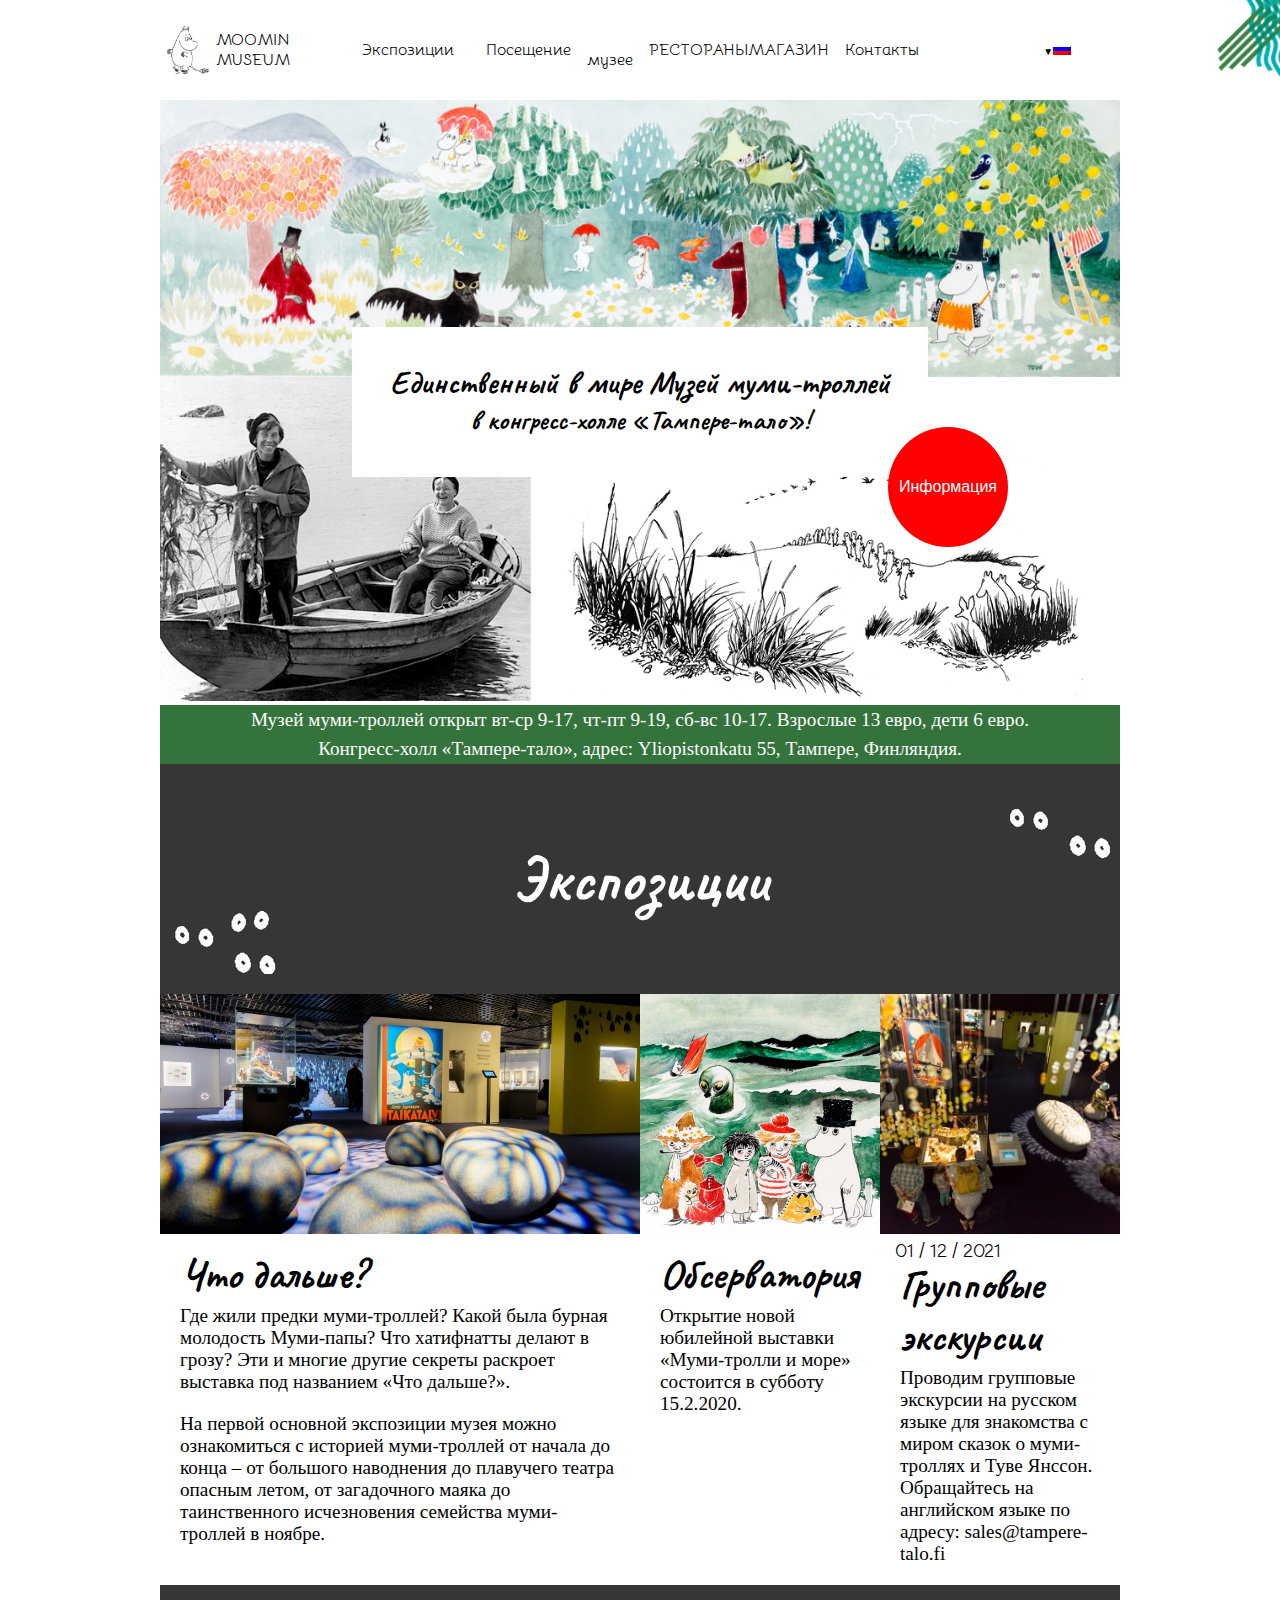
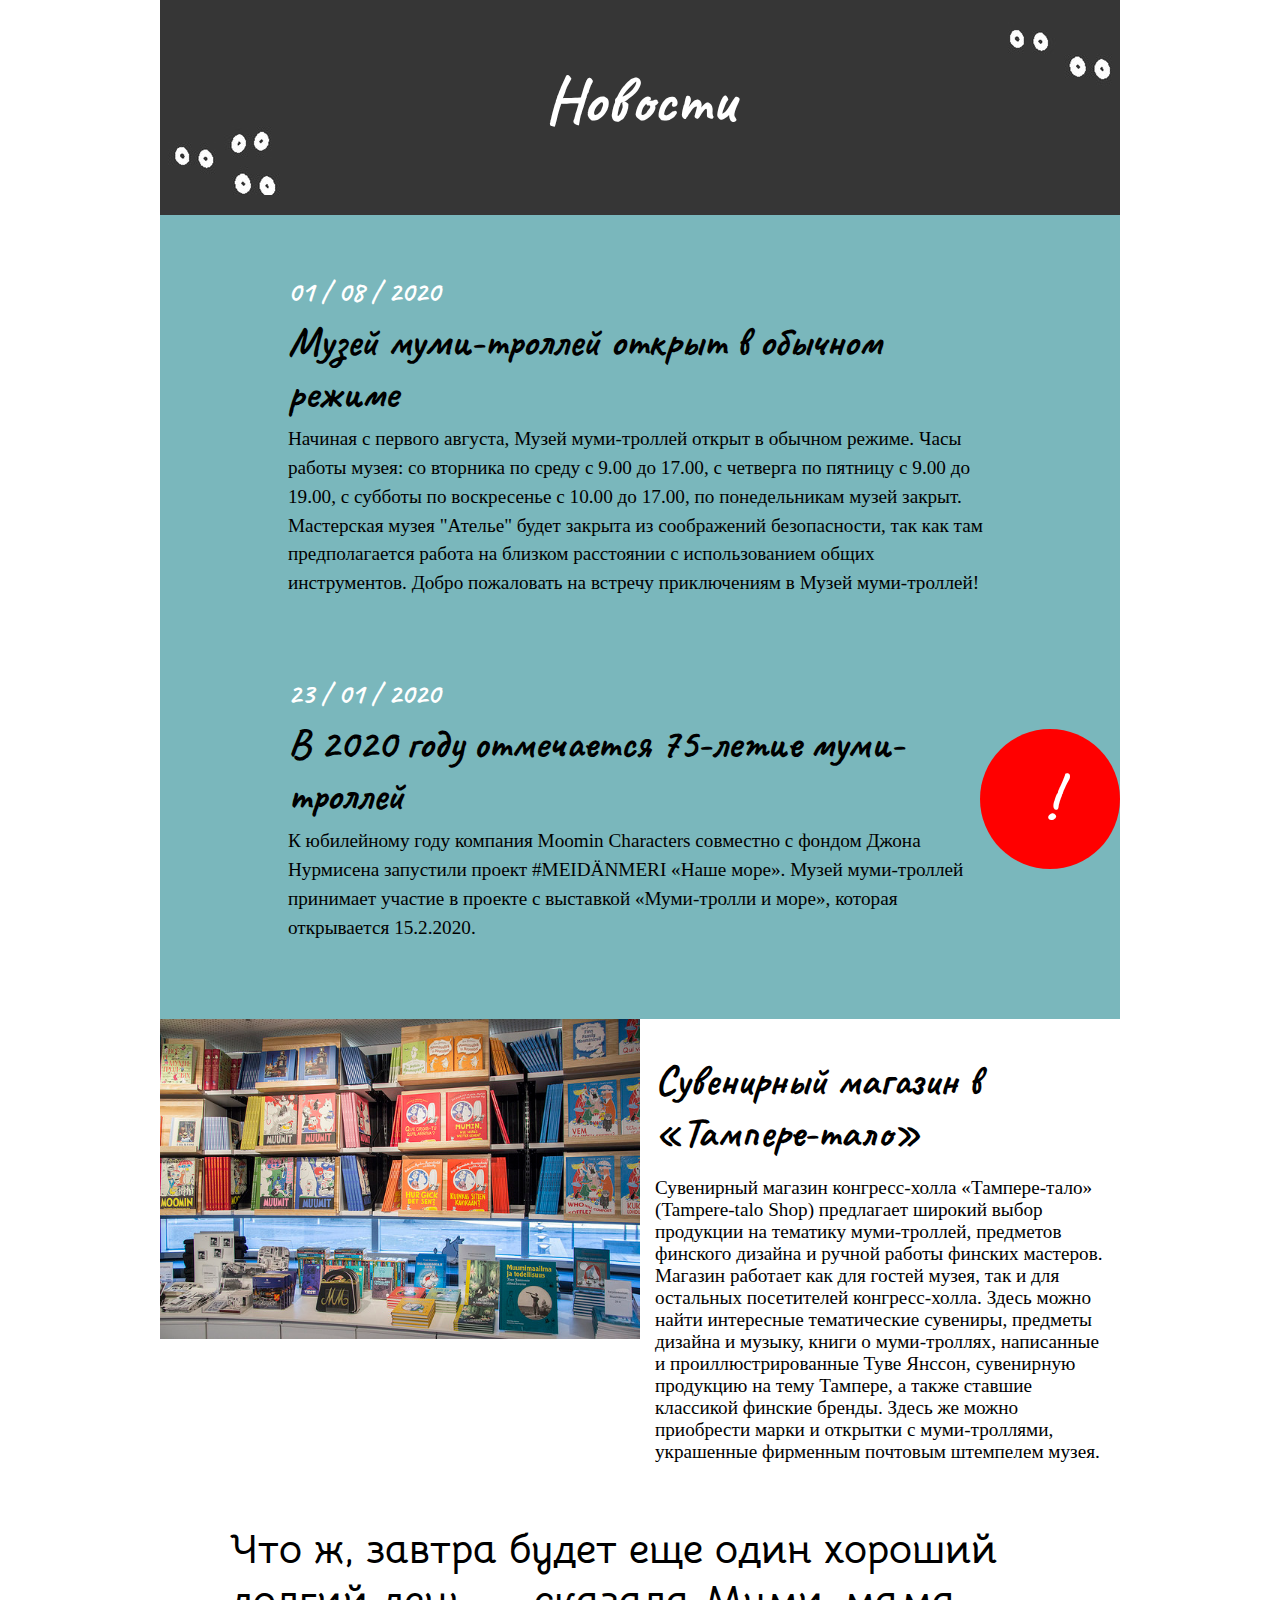
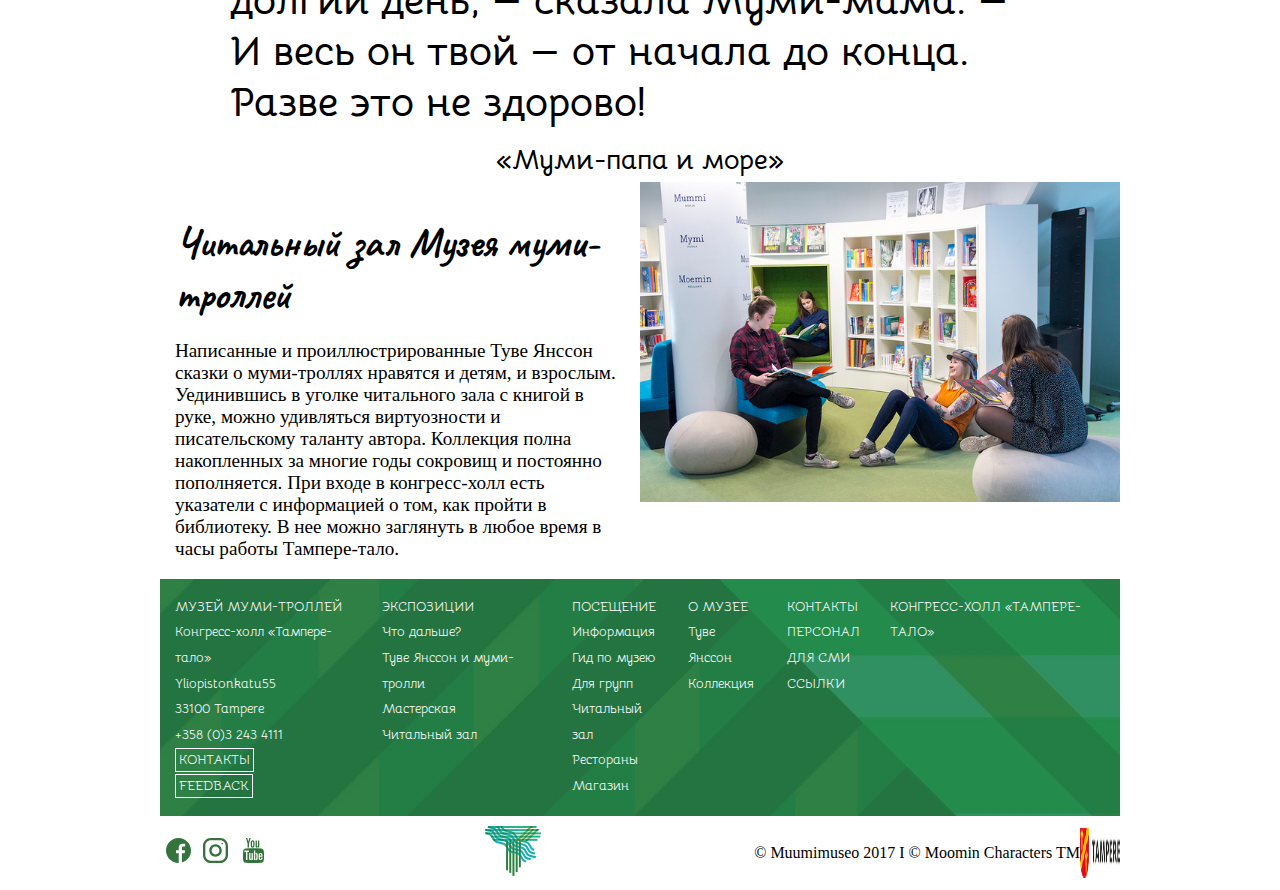
<file: HTML-CSS/Week 3/muumimuseo.fi(ru)/index.html>
<!DOCTYPE html>
<html>
    <head>
        <meta charset="utf-8">
        <title>Главная - Muumimuseo</title>
        <link rel="stylesheet" href="style.css">
        <link rel="icon" type="image/png" href="images/favicon-16x16.png">
    </head>
<body>

<img class="decorationLines" src="images/bg-header-muumimuseo.png">

<header>

    <div class="logo">
        <img src="images/apple-touch-icon.png">
        <a href="#">Moomin Museum</a>
    </div>

    <nav>

    <!-- Here's a dropdown menu for mobile devices: -->

        <div class="dropdown_M">
            <a class="droplink_M" href="#">Меню</a>
            <div class="dropdown-content_M">
                <a href="#">Экспозиции</a>
                <a href="#">Посещение</a>
                <a href="#">О музее</a>
                <a href="#">Рестораны</a>
                <a href="#">Магазин</a>
                <a href="#">Контакты</a>
            </div>
        </div>
        
    <!-- Here's a dropdown menu for desktops: -->

        <div class="dropdown">
            <a class="droplink" href="#">Экспозиции</a>
            <div class="dropdown-content">
                <a href="#">Что дальше?</a>
                <a href="#">Обсерватория</a>
                <a href="#">Читальный зал</a>
                <a href="#">Мастерская</a>
                <a href="#">Магазин</a>
            </div>
        </div>

        <div class="dropdown">
            <a class="droplink" href="#">Посещение</a>
            <div class="dropdown-content">
                <a href="#">Информация</a>
                <a href="#">Гид по музею</a>
                <a href="#">Для групп</a>
                <a href="#">Читальный зал</a>
                <a href="#">Рестораны</a>
                <a href="#">Магазин</a>
            </div>
        </div>

        <div class="dropdown">
            <a class="droplink" href="#">О музее</a>
            <div class="dropdown-content">
                <a href="#">Туве Янссон</a>
                <a href="#">Коллекция</a>
            </div>
        </div>

        <div class="navLinkBox">
            <a href="#">Рестораны</a>
        </div>

        <div class="navLinkBox">
            <a href="#">Магазин</a>
        </div>
        
        <div class="dropdown">
            <a class="droplink" href="#">Контакты</a>
            <div class="dropdown-content">
                <a href="#">Персонал</a>
                <a href="#">Для СМИ</a>
                <a href="#">Ссылки</a>
            </div>
        </div>

    </nav>

    <div class="languageMenuBox">

        <div class="lang_dropdown">

            <button class="lang_dropbtn"><span>▼</span><img src="images/ru.png"></button>

            <div class="lang_dropdown-content">

              <a href="#"><img src="images/en.png"></a>
              <a href="#"><img src="images/fi.png"></a>
              <a href="#"><img src="images/ja.png"></a>
              <a href="#"><img src="images/sv.png"></a>

            </div>

          </div>

    </div>

    <div class="headImage">
        <img src="images/m-131-web-v-1024x295.jpg" alt=""> <!-- To write something into ALT -->
    </div>

</header>

<main>

    <div class="mainPicturesBox">

        <div class="blackNwhitePic">
            <img src="images/mv2.jpg" alt=""> <!-- ALT is missing -->
        </div>

        <div class="museumTitle">
            <h2>Единственный в мире Музей муми-троллей</h2>
            <h4>в конгресс-холле «Тампере-тало»!</h4>
        </div>

        <div class="redInfo">
            <a href="#">Информация</a>
        </div>

        <div class="adress"> 
            <p>Музей муми-троллей открыт вт-ср 9-17, чт-пт 9-19, сб-вс 10-17. Взрослые 13 евро, дети 6 евро.</p>
            <p>Конгресс-холл «Тампере-тало», адрес: Yliopistonkatu 55, Тампере, Финляндия.</p>
        </div>

    </div>

    <article class="expo">

        <div class="expoTitle">
            <img src="images/silmat-vasen.gif">
            <h1>Экспозиции</h1>
            <img src="images/silmat-oikea.gif">
        </div>

        <section class="expoBox1">
            <img src="images/A7A9354-web-720x360.jpg">
            <h2>Что дальше?</h2>
            <p>Где жили предки муми-троллей? Какой была бурная молодость Муми-папы? Что хатифнатты делают в грозу? Эти и многие другие секреты раскроет выставка под названием «Что дальше?».</p>                <p>На первой основной экспозиции музея можно ознакомиться с историей муми-троллей от начала до конца ‒ от большого наводнения до плавучего театра опасным летом, от загадочного маяка до таинственного исчезновения семейства муми-троллей в ноябре.</p>
            </section>

        <section class="expoBox2">
            <img src="images/82d8a188-m-1090_rajausmall-800i-720x720.jpg">
            <h2>Обсерватория</h2>
            <p>Открытие новой юбилейной выставки «Муми-тролли и море» состоится в субботу 15.2.2020.</p>
        </section>

        <section class="expoBox3">
            <img src="images/A7A5934-260x260.jpg">
            <p id="expoSpecialDate">01 / 12 / 2021</p>
            <h2>Групповые экскурсии</h2>
            <p>Проводим групповые экскурсии на русском языке для знакомства с миром сказок о муми-троллях и Туве Янссон. Обращайтесь на английском языке по адресу: sales@tampere-talo.fi</p>
        </section>

    </article>

    <article class="news">

        <div class="newsTitle">
            <img src="images/silmat-vasen.gif">
            <h1>Новости</h1>
            <img src="images/silmat-oikea.gif">
        </div>

        <section class="newsBox1">
            <h3>01 / 08 / 2020</h3>
            <h2>Музей муми-троллей открыт в обычном режиме</h2>
            <p>Начиная с первого августа, Музей муми-троллей открыт в обычном режиме. Часы работы музея: со вторника по среду с 9.00 до 17.00, с четверга по пятницу с 9.00 до 19.00, с субботы по воскресенье с 10.00 до 17.00, по понедельникам музей закрыт. Мастерская музея "Ателье" будет закрыта из соображений безопасности, так как там предполагается работа на близком расстоянии c использованием общих инструментов. Добро пожаловать на встречу приключениям в Музей муми-троллей!</p>
        </section>

        <section class="newsBox2">
            <h3>23 / 01 / 2020</h3>
            <h2>В 2020 году отмечается 75-летие муми-троллей</h2>
            <p>К юбилейному году компания Moomin Characters совместно с фондом Джона Нурмисена запустили проект #MEIDÄNMERI «Наше море». Музей муми-троллей принимает участие в проекте с выставкой «Муми-тролли и море», которая открывается 15.2.2020.</p>
        </section>

        <div class="newsAttention">
            <h1>!</h1>
        </div>

    </article> 

    <article class="additionalContent">

        <figure class="souvenirStoreImg">
            <img src="images/Kuvagalleria-5.jpg">
        </figure>

        <section class="souvenirStore">
            <h2>Сувенирный магазин в «Тампере-тало»</h2>
            <p>Сувенирный магазин конгресс-холла «Тампере-тало» (Tampere-talo Shop) предлагает широкий выбор продукции на тематику муми-троллей, предметов финского дизайна и ручной работы финских мастеров. Магазин работает как для гостей музея, так и для остальных посетителей конгресс-холла. Здесь можно найти интересные тематические сувениры, предметы дизайна и музыку, книги о муми-троллях, написанные и проиллюстрированные Туве Янссон, сувенирную продукцию на тему Тампере, а также ставшие классикой финские бренды. Здесь же можно приобрести марки и открытки с муми-троллями, украшенные фирменным почтовым штемпелем музея.</p>
        </section>

        <section class="quote">
            <h1>Что ж, завтра будет еще один хороший долгий день, — сказала Муми-мама. — И весь он твой — от начала до конца. Разве это не здорово!</h1>
            <h2>«Муми-папа и море»</h2>
        </section>

        <figure class="readingRoomImg">
            <img src="images/Lukikirjasto-1.jpg">
        </figure>

        <section class="readingRoom">
            <h2>Читальный зал Музея муми-троллей</h2>
            <p>Написанные и проиллюстрированные Туве Янссон сказки о муми-троллях нравятся и детям, и взрослым. Уединившись в уголке читального зала с книгой в руке, можно удивляться виртуозности и писательскому таланту автора. Коллекция полна накопленных за многие годы сокровищ и постоянно пополняется. При входе в конгресс-холл есть указатели с информацией о том, как пройти в библиотеку. В нее можно заглянуть в любое время в часы работы Тампере-тало.</p>
        </section>

    </article>

</main>

<footer>

    <div class="linksAndContacts">

        <ul>
            <li class="fatLink">Музей Муми-троллей</li>
            <li>Конгресс-холл «Тампере-тало»</li>
            <li>Yliopistonkatu55</li>
            <li>33100 Tampere</li>
            <li>+358 (0)3 243 4111</li>
            <li><a class="boxedLink" href="#">Контакты</a></li>
            <li><a class="boxedLink" href="#">Feedback</a></li>
        </ul>

        <ul>
            <li><a class="fatLink" href="#">Экспозиции</a></li>
            <li><a href="#">Что дальше?</a></li>
            <li><a href="#">Туве Янссон и муми-тролли</a></li>
            <li><a href="#">Мастерская</a></li>
            <li><a href="#">Читальный зал</a></li>
        </ul>

        <ul>
            <li><a class="fatLink" href="#">Посещение</a></li>
            <li><a href="#">Информация</a></li>
            <li><a href="#">Гид по музею</a></li>
            <li><a href="#">Для групп</a></li>
            <li><a href="#">Читальный зал</a></li>
            <li><a href="#">Рестораны</a></li>
            <li><a href="#">Магазин</a></li>
        </ul>

        <ul>
            <li><a class="fatLink" href="#">О музее</a></li>
            <li><a href="#">Туве Янссон</a></li>
            <li><a href="#">Коллекция</a></li>
        </ul>

        <ul>
            <li><a class="fatLink" href="#">Контакты</a></li>
            <li><a class="fatLink" href="#">Персонал</a></li>
            <li><a class="fatLink" href="#">Для СМИ</a></li>
            <li><a class="fatLink" href="#">ССылки</a></li>
        </ul>

        <ul>
            <li><a class="fatLink" href="#">Конгресс-холл «Тампере-тало»</a></li>
        </ul>

    </div>

    <div class="footerBottom">

        <div class="svgBox">

            <a href="#">
                <svg id="Capa_1" enable-background="new 0 0 512 512"
                height="25px"
                viewBox="0 0 512 512"
                width="25px" xmlns="http://www.w3.org/2000/svg">
                <path d="m512
                256c0-141.4-114.6-256-256-256s-256 114.6-256 256 114.6 256 256 256c1.5 0 3 0
                4.5-.1v-199.2h-55v-64.1h55v-47.2c0-54.7 33.4-84.5 82.2-84.5 23.4 0 43.5 1.7 49.3 2.5v57.2h-33.6c-26.5
                0-31.7 12.6-31.7 31.1v40.8h63.5l-8.3 64.1h-55.2v189.5c107-30.7 185.3-129.2 185.3-246.1z"/>
                </svg>
            </a>

            <a href="#">
                <svg version="1.1" id="Capa_1" xmlns="http://www.w3.org/2000/svg" xmlns:xlink="http://www.w3.org/1999/xlink" x="0px" y="0px"
	            width="25px" height="25px" viewBox="0 0 512 512" style="enable-background:new 0 0 512 512;" xml:space="preserve">
                <g>
	            <g>
		        <path d="M352,0H160C71.648,0,0,71.648,0,160v192c0,88.352,71.648,160,160,160h192c88.352,0,160-71.648,160-160V160
			    C512,71.648,440.352,0,352,0z M464,352c0,61.76-50.24,112-112,112H160c-61.76,0-112-50.24-112-112V160C48,98.24,98.24,48,160,48
			    h192c61.76,0,112,50.24,112,112V352z"/>
	            </g>
                </g>
                <g>
	            <g>
		        <path d="M256,128c-70.688,0-128,57.312-128,128s57.312,128,128,128s128-57.312,128-128S326.688,128,256,128z M256,336
			    c-44.096,0-80-35.904-80-80c0-44.128,35.904-80,80-80s80,35.872,80,80C336,300.096,300.096,336,256,336z"/>
                </g>
                </g>
                <g>
                <g>
                <circle cx="393.6" cy="118.4" r="17.056"/>
                </g>
                </g>
                </svg>
            </a>

            <a href="#">
                <svg version="1.1" id="Capa_1" xmlns="http://www.w3.org/2000/svg" xmlns:xlink="http://www.w3.org/1999/xlink" x="0px" y="0px"
                width="25px" height="25px" viewBox="0 0 90.677 90.677" style="enable-background:new 0 0 90.677 90.677;"
                xml:space="preserve">
                <g>
                <g>
                <path d="M82.287,45.907c-0.937-4.071-4.267-7.074-8.275-7.521c-9.489-1.06-19.098-1.065-28.66-1.06
                c-9.566-0.005-19.173,0-28.665,1.06c-4.006,0.448-7.334,3.451-8.27,7.521c-1.334,5.797-1.35,12.125-1.35,18.094
                c0,5.969,0,12.296,1.334,18.093c0.936,4.07,4.264,7.073,8.272,7.521c9.49,1.061,19.097,1.065,28.662,1.061
                c9.566,0.005,19.171,0,28.664-1.061c4.006-0.448,7.336-3.451,8.272-7.521c1.333-5.797,1.34-12.124,1.34-18.093
                C83.61,58.031,83.62,51.704,82.287,45.907z M28.9,50.4h-5.54v29.438h-5.146V50.4h-5.439v-4.822H28.9V50.4z M42.877,79.839h-4.629
                v-2.785c-1.839,2.108-3.585,3.136-5.286,3.136c-1.491,0-2.517-0.604-2.98-1.897c-0.252-0.772-0.408-1.994-0.408-3.796V54.311
                h4.625v18.795c0,1.084,0,1.647,0.042,1.799c0.111,0.718,0.462,1.082,1.082,1.082c0.928,0,1.898-0.715,2.924-2.166v-19.51h4.629
                L42.877,79.839L42.877,79.839z M60.45,72.177c0,2.361-0.159,4.062-0.468,5.144c-0.618,1.899-1.855,2.869-3.695,2.869
                c-1.646,0-3.234-0.914-4.781-2.824v2.474h-4.625V45.578h4.625v11.189c1.494-1.839,3.08-2.769,4.781-2.769
                c1.84,0,3.078,0.969,3.695,2.88c0.311,1.027,0.468,2.715,0.468,5.132V72.177z M77.907,67.918h-9.251v4.525
                c0,2.363,0.773,3.543,2.363,3.543c1.139,0,1.802-0.619,2.066-1.855c0.043-0.251,0.104-1.279,0.104-3.134h4.719v0.675
                c0,1.491-0.057,2.518-0.099,2.98c-0.155,1.024-0.519,1.953-1.08,2.771c-1.281,1.854-3.179,2.768-5.595,2.768
                c-2.42,0-4.262-0.871-5.599-2.614c-0.981-1.278-1.485-3.29-1.485-6.003v-8.941c0-2.729,0.447-4.725,1.43-6.015
                c1.336-1.747,3.177-2.617,5.54-2.617c2.321,0,4.161,0.87,5.457,2.617c0.969,1.29,1.432,3.286,1.432,6.015v5.285H77.907z"/>
                <path d="M70.978,58.163c-1.546,0-2.321,1.181-2.321,3.541v2.362h4.625v-2.362C73.281,59.344,72.508,58.163,70.978,58.163z"/>
                <path d="M53.812,58.163c-0.762,0-1.534,0.36-2.307,1.125v15.559c0.772,0.774,1.545,1.14,2.307,1.14
                c1.334,0,2.012-1.14,2.012-3.445V61.646C55.824,59.344,55.146,58.163,53.812,58.163z"/>
                <path d="M56.396,34.973c1.705,0,3.479-1.036,5.34-3.168v2.814h4.675V8.82h-4.675v19.718c-1.036,1.464-2.018,2.188-2.953,2.188
                c-0.626,0-0.994-0.37-1.096-1.095c-0.057-0.153-0.057-0.722-0.057-1.817V8.82h-4.66v20.4c0,1.822,0.156,3.055,0.414,3.836
                C53.854,34.363,54.891,34.973,56.396,34.973z"/>
                <path d="M23.851,20.598v14.021h5.184V20.598L35.271,0h-5.242l-3.537,13.595L22.812,0h-5.455c1.093,3.209,2.23,6.434,3.323,9.646
                C22.343,14.474,23.381,18.114,23.851,20.598z"/>
                <path d="M42.219,34.973c2.342,0,4.162-0.881,5.453-2.641c0.981-1.291,1.451-3.325,1.451-6.067v-9.034
                c0-2.758-0.469-4.774-1.451-6.077c-1.291-1.765-3.11-2.646-5.453-2.646c-2.33,0-4.149,0.881-5.443,2.646
                c-0.993,1.303-1.463,3.319-1.463,6.077v9.034c0,2.742,0.47,4.776,1.463,6.067C38.069,34.092,39.889,34.973,42.219,34.973z
                M39.988,16.294c0-2.387,0.724-3.577,2.231-3.577c1.507,0,2.229,1.189,2.229,3.577v10.852c0,2.387-0.722,3.581-2.229,3.581
                c-1.507,0-2.231-1.194-2.231-3.581V16.294z"/>
                </g>
                </g>
                </svg>
            </a>

        </div>
        
        <a href="https://www.muumimuseo.fi/ru/">
            <img src="images/footer-logo-muumimuseo-center.png" alt="Ссылка на сайт Музея Муми-троллей">
        </a>

        <div id="copyr">
            <p>© Muumimuseo 2017 I © Moomin Characters TM</p>
            <div class="Tampere">
                <img src="images/vaakuna_tampere_muumimuseo.png">
            </div>
        </div>
        
    </div>

</footer>

</body>
</html>
</file>
<file: Homework week2/style.css>
body {
    background-color: #ffde0f;
}

h1 {
    font-family: Comic Sans, cursive; /* THE KING OF THE FONTS!!!!!! */
}

/* Extra extra (bonus assignment ⭐ ):

    Add one of the following to your page:
        An animation using CSS keyframes
        SVG */

/* Just like you asked I put some additional Comic Sans
and styled h2 elements with some
cute acid SWISH SWISH BAM BAM WHOOOOOSH animation!!!!!!!!!!! :з */

h2 {
    font-size: 25px;
    font-weight: 700;
    font-family: Comic Sans, cursive;
    animation-name: sha;
    animation-duration: 3s;
    animation-iteration-count: infinite;
}

@keyframes sha { 
    0% {text-shadow: 2px -10px #0a1df2;}
    5% {text-shadow: 2px -8px #37d925;}
    10% {text-shadow: 2px -6px #ed323e;}
    15% {text-shadow: 2px -4px #0a1df2;}
    20% {text-shadow: 2px -2px #37d925;}
    25% {text-shadow: 2px 0px #ed323e;}
    30% {text-shadow: 2px 2px #0a1df2;}
    35% {text-shadow: 2px 4px #37d925;}
    40% {text-shadow: 2px 6px #ed323e;}
    45% {text-shadow: 2px 8px #0a1df2;}
    50% {text-shadow: 2px 10px #37d925;}
    55% {text-shadow: 2px 8px #ed323e;}
    60% {text-shadow: 2px 6px #0a1df2;}
    65% {text-shadow: 2px 4px #37d925;}
    70% {text-shadow: 2px 2px #ed323e;}
    75% {text-shadow: 2px 0px #0a1df2;}
    80% {text-shadow: 2px -2px #37d925;}
    85% {text-shadow: 2px -4px #ed323e;}
    90% {text-shadow: 2px -6px #0a1df2;}
    95% {text-shadow: 2px -8px #37d925;}
    100% {text-shadow: 2px -10px #ed323e;}
}

#grid-floats {
   /*  border: blue 3px dotted; */
    width: 1400px;
    height: auto;
    margin: auto;
    text-align: justify;
}

#grid-floats:after {
    content: "";
    display: block;
    clear: both;
    padding: auto;
}

#grid-floats > .grid-item {
    float: left;
  /*   border: 3px green dashed; */
    width: 250px;
    height: 400px;
    margin: 10px;
    padding: 20px;
    list-style-type: none;
    float: inline-start;
    left: 3%;
    position: relative;
    background-color: #ffffff;
    border-radius: 1%;
}

#grid-floats > .grid-item:nth-child(1) {
    width: 560px;
  /*   border: dashed red 2px; */
    height: 400px;
    text-align: justify;
}

img {
    width: 100%;
    height: auto;
}

.grid-item:nth-child(1)  > img {
    width: 70%;
    margin-left: 30px;
}

#grid-flex {
  /*   border: blueviolet 3px dotted; */
    display: flex;
    justify-content: center;
    flex-wrap: wrap;
    padding: 0px;
    text-align: justify;
}

#grid-flex > .grid-item {
   /*  border: 3px dotted red; */
    margin: 10px;
    width: 250px;
    height: 400px;
    margin: 10px;
    padding: 20px;
    list-style-type: none;
    background-color: #ffffff;
    border-radius: 1%;
}

#grid-flex > .grid-item:nth-child(1) {
    width: 560px;
  /*   border: dashed red 2px; */
    height: 400px;
    text-align: justify;
}

/* for Tablets */

@media screen and (max-width: 900px) {
    body {
        background-color: #6ebfee;
    }


    #grid-floats {
      /*   border: blue 3px dotted; */
        width: 700px;
        height: auto;
        text-align: justify;
    }
    
    #grid-floats:after {
        content: "";
        display: block;
        clear: both;
        padding: auto;
    }
    
    #grid-floats > .grid-item {
        float: left;
       /*  border: 3px green dashed; */
        width: 160px;
        height: 400px;
        margin: 10px;
        list-style-type: none;
        float: inline-start;
        position: relative;
        font-size: 14px;
        background-color: #ffffff;
        left: -25px;
    }
    
    #grid-floats > .grid-item:nth-child(1) {
       /* border: dashed red 2px; */
        width: 275px;
        height: 360px;;
    }
    
    #grid-floats > .grid-item:nth-child(2) {
      /*   border: dashed red 2px; */
        width: 265px;
        height: 360px;
    }
    
    img {
        width: 100%;
        height: auto;
    }
    
    #grid-flex {
      /*   border: blueviolet 3px dotted; */
        display: flex;
        justify-content: center;
        flex-wrap: wrap;
        padding: 0px;
        text-align: justify;
    }
    
    #grid-flex > .grid-item {
       /* border: 3px dotted red; */
        margin: 10px;
        width: 160px;
        height: 400px;
        margin: 10px;
        list-style-type: none;
        font-size: 14px;
        background-color: #ffffff;
    }

    #grid-flex > .grid-item:nth-child(1) {
        /* border: dashed red 2px; */
         width: 275px;
         height: 360px;;
     }
     
     #grid-flex > .grid-item:nth-child(2) {
        /*  border: dashed red 2px; */ 
         width: 265px;
         height: 360px;
     }

}

/* For Phones */

@media screen and (max-width: 700px) {
    body {
        background-color: #74f57f;
    }
    
    #grid-floats {
      /*  border: blue 3px dotted; */
        width: 400px;
        height: auto;
        text-align: justify;
        position: relative;
        left: -35px;
    }
    
    #grid-floats:after {
        content: "";
        display: block;
        clear: both;
        padding: auto;
    }
    
    #grid-floats > .grid-item:nth-child(1) {
      /*  border: dashed rgb(224, 6, 170) 2px; */
        width: 350px;
    }

    #grid-floats > .grid-item:nth-child(2) {
     /*   border: 3px green dashed; */
        width: 160px;
        height: 400px;
        padding: 0px 10px 0px 10px;
        list-style-type: none;
        float: inline-start;
        position: relative;
        font-size: 14px;
        margin: 5px;
        background-color: #ffffff;
    }
    
    #grid-floats > .grid-item {
      /*  border: 3px green dashed; */
        width: 160px;
        height: 400px;
        padding: 0px 10px 0px 10px;
        list-style-type: none;
        float: inline-start;
        position: relative;
        font-size: 14px;
        margin: 5px;
        background-color: #ffffff;
        left: -35px;
    }
    
    img {
        width: 100%;
        height: auto;
    }
    
    #grid-flex {
      /*  border: blueviolet 3px dotted; */
        display: flex;
        justify-content: center;
        flex-wrap: wrap;
        padding: 0px;
        text-align: justify;
    }
    
    #grid-flex > .grid-item {   
      /*  border: 3px dotted red; */
        margin: 10px;
        width: 160px;
        height: 400px;
        margin: 5px;
        padding: 0px 10px 0px 10px;
        list-style-type: none;
        font-size: 14px;
        background-color: #ffffff;
    }
    
    #grid-flex > .grid-item:nth-child(1) {
        /*  border: dashed rgb(224, 6, 170) 2px; */
        width: 350px;
        height: 400px;
      }
  
    #grid-flex > .grid-item:nth-child(2) {
      /*   border: 3px green dashed; */
        width: 160px;
        height: 400px;
        padding: 0px 10px 0px 10px;
        list-style-type: none;
        float: inline-start;
        position: relative;
        font-size: 14px;
        margin: 5px;
        background-color: #ffffff;
      }
}
</file>
<file: HTML-CSS/Week 1/style.css>
@import url('https://fonts.googleapis.com/css2?family=Shadows+Into+Light&display=swap');

*, ::before, ::after {
    box-sizing: border-box;
}

body {
    background: #fdc500; 
    background-repeat: no-repeat;
    background-attachment: fixed;
    padding: 0;
    margin: 0;
}

/*----------------DESKTOP version:-------------------*/

@media screen and (min-width: 851px) {

    header {
        position: relative;
        background-color: rgba(255, 255, 255, 0.2);
        display: grid;
        grid-template-columns: 1fr 2fr;
        grid-template-rows: minmax(20px, auto) 1fr 1fr;
        height: 27vw;
        width: 100%;
        min-height: 0;
    }

    header > img {
        position: absolute;
        z-index: -1;
        width: 100%;
    }

    .mainIMG {
        grid-area: 1/1/4/2;
        display: flex;
        align-items: center;
        justify-content: center;
    }

    header > .mainIMG > img {
        border-radius: 50%;
        width: 75%;
    }

    .title {
        grid-area: 1/2/2/3;
        display: flex;
        flex-direction: column;
        align-items: center;
        justify-content: center;
    }

    h1 {
        width: 100%;
        color: #003f88;
        font-family: Arial, Helvetica, sans-serif;
        font-size: 4vw;
    }

    h1::after {
        content: 'web-developer';
        display: inline-block;
        position: absolute;
        font-size: 2vw;
    }

    .email_and_phone {
        grid-area: 2/2/3/3;
        display: flex;
        flex-direction: column;
    }

    .email_and_phone > a {
        display: flex;
        vertical-align: text-top;
        justify-content: end;
        font-family: Arial, Helvetica, sans-serif;
        font-size: 1.5vw;
        color: #003f88;
        text-decoration: none;
        margin-right: 1vw;
    }

    .email_and_phone > a:visited {
        color: #003f88;
    }

    svg {
        width: 2vw;
        fill: #003f88;
    }

    /* Social Media icons area: */

    .social_media {
        grid-area: 3/2/4/3;
        display: flex;
        justify-content: flex-end;
        align-items: flex-end;
    }

    .social_media > a > svg {
        margin: 0.2vw;
        width: 5vw;
        height: 5vw;
        fill: #003f88;
    }

    .social_media > a > svg:hover {
        fill: #00509d;
        transition-delay: 90ms;
    }

    /* MAIN area: */

    main {
        margin: 0;
        display: grid;
        grid-template-columns: repeat(15, 6.4vw);
        grid-template-rows: repeat(48, 6.4vw);
        position: relative;
        background-color: rgba(245, 233, 66, 0.5);
        width: 100%;
    }

    p {
        font-family: Arial, Helvetica, sans-serif;
        padding: 1vw;
        color: #ffd500;
        margin: 0;
        font-size: 1vw;
        padding: 0 4vw 0 1vw;
    }

    .in-progress {
        font-family: Arial, Helvetica, sans-serif;
        padding: 1vw;
        color: #569ef0;
        margin: 0;
    }

    .in-progress::after {
        content: 'in progress';
        display: inline-block;
        position: absolute;
        font-size: 0.7vw;
        color: #ffd500;
    }

    h2 {
        padding: 1vw;
        color: #ffd500;
        margin: 0;
    }

    main > img {
        position: absolute;
        z-index: -1;
        width: 100%;
        height: 100%;
    }

    /* DIVs with birth and education: */

    .start-position-and-void-description {
        overflow: hidden;
        z-index: 2;
        display: flex;
        align-items: center;
        position: relative;
    }

    .start-void1 {
        grid-area: 1/1/5/5;
        position: relative;
    }

    .start-void1 > svg {
        fill: #000;
    }

    .bubble-start {
        width: 14.3vw;
        transform: rotate(-10deg) scaleX(-1);
        position: absolute;
        left: 6vw;
    } 

    .start-guy {
        width: 10vw;
        position: absolute;
        right: -1vw;
        bottom: -2vw
    }

    .start-1-paragraph {
        color: #fff;
        font-size: 1.9vw;
        font-weight: bold;
        transform: rotate(-10deg);
        position: absolute;
        right: 3.8vw;
        top: 6.4vw;
    }

    .start-2-paragraph {
        color: #fff;
        font-size: 1.3vw;
        font-weight: bold;
        transform: rotate(-10deg);
        position: absolute;
        right: 3.3vw;
        top: 10vw;
    }

    .birth-and-education {
        border-radius: 10%;
        background: #00509d;
        overflow: hidden;
        z-index: 3;
        display: flex;
        align-items: center;
        position: relative;
    }

    .be1 {
        grid-area: 3/10/6/15;
    }

    .be2 {
        grid-area: 7/2/11/8;
    }

    .start-void2 {
        grid-area: 13/2/17/11;
        position: relative;
    }

    .start-void2 > svg {
        width: 10vw;
        transform: scaleX(-1) rotate(-110deg);
        position: absolute;
        top: 9vw;
        right: 5vw;
        fill: #000;
    }

    .start-void2 > p {
        color: #000;
        font-family: 'Shadows Into Light', cursive;
        font-size: 3.2vw;
        font-weight: bold;
        padding: 0;
        position: absolute;
        right: 9vw;
        top: 12vw;
        transform: rotate(-10deg);
    }

    .jump-into-the-void {
        grid-area: 13/11/18/16;
        position: relative;
    }

    .jumping-guy-top {
        width: 8vw;
        position: absolute;
        left: 2vw;
        top: 3vw;
        fill: #000;
    }

    .jumping-guy-bottom {
        width: 8vw;
        position: absolute;
        right: 4vw;
        bottom: -1vw;
        fill: #000;
    }

    .hole-top {
        width: 12vw;
        position: absolute;
        top: 7vw;
        left: 7vw;
        fill: rgb(241, 79, 20);
    }

    .hole-bottom {
        width: 12vw;
        position: absolute;
        right: 3vw;
        bottom: 5vw;
        transform: rotate(180deg);
        fill: rgb(64, 173, 240);
    }

    /* DIVs with information about previous work places: */

    .workPlace {
        border-radius: 10%;
        background: #00509d;
        overflow: hidden;
        z-index: 3;
        display: flex;
        align-items: center;
        position: relative;
    }

    .spike-top-left {
        position: absolute;
        width: 1.3vw;
        left: 1.7vw;
        top: 2vw;
        fill: #ffd500;
    }

    .spike-top-right {
        position: absolute;
        width: 1.3vw;
        right: 1.5vw;
        top: 1.45vw;
        fill: #ffd500;
        transform: rotate(25deg);
    }

    .spike-bottom-left {
        position: absolute;
        width: 1.3vw;
        bottom: 1.5vw;
        left: 1vw;
        fill: #ffd500;
        transform: rotate(35deg);
    }

    .spike-bottom-right {
        position: absolute;
        width: 1.3vw;
        bottom: 2.5vw;
        right: 1.8vw;
        fill: #ffd500;
        transform: rotate(85deg);
    }

    .svg_container > svg {
        width: 9vw;
        fill: #ffd500;
        display: flex;
        align-items: center;
        margin-left: 1vw;
    }

    .wp1 {
        grid-area: 20/2/23/8;
    }

    .wp2 {
        grid-area: 21/10/25/15;
    }

    .wp3 {
        grid-area: 28/3/32/8;
    }

    .wp4 {
        grid-area: 29/10/35/15;
    }

    .wp5 {
        grid-area: 37/6/40/11;
    }

    .wp6 {
        grid-area: 43/2/46/8;
    }

    /* Decorative DIVs, backgrounds for workPlace DIVs: */

    .Deco {
        border-radius: 35%;
        background: #00509d;
        z-index: 2;
    }

    .wp1Deco1 {
        grid-area: 20/2/23/8;
        transform: rotate(15deg);
    }

    .wp2Deco2 {
        grid-area: 21/10/25/15;
        transform: rotate(160deg);
    }

    .wp3Deco3 {
        grid-area: 28/3/32/8;
        transform: rotate(15deg);
    }

    .wp4Deco4 {
        grid-area: 29/10/35/15;
        transform: rotate(170deg);
    }

    .wp5Deco5 {
        grid-area: 37/6/40/11;
        transform: rotate(10deg);
    }

    .wp5Deco6 {
        grid-area: 3/10/6/15;
        transform: rotate(-15deg);
    }

    .wp5Deco7 {
        grid-area: 7/2/11/8;
        transform: rotate(16deg);
    }

    .wp6Deco8 {
        grid-area: 43/2/46/8;
        transform: rotate(-10deg);
    } 

    /* DIV with the final stuff: */

    .finish {
        grid-area: 43/10/48/16;
        position: relative;
    }

    .treasure-chest {
        position: absolute;
        width: 7vw;
        fill: #000;
        bottom: -2vw;
        left: 1vw;
    }

    .guy-waves {
        position: absolute;
        width: 7vw;
        fill: #000;
        left: 7vw;
        bottom: -3.3vw;
    }

    .bubble-end {
        position: absolute;
        width: 25vw;
        fill: #000;
        left: 10vw;
        top: -2vw;
        transform: rotate(20deg);
    }

    .finish-1-paragraph {
        color: #fff;
        font-size: 4.5vw;
        font-weight: bold;
        transform: rotate(20deg);
        position: absolute;
        right: 1vw;
        top: 5.5vw;
    }

    .finish-2-paragraph {
        color: #fff;
        font-size: 2vw;
        font-weight: bold;
        transform: rotate(20deg);
        position: absolute;
        right: 2.8vw;
        top: 11vw;
    }

    /* Decorative DIVs, which represent lines: */

    .lineBox {
        z-index: 1;
    }

    .lb1 {
        grid-area: 22/5/26/12;
        border-top: #003f88 dashed 1vw;
        border-right: #003f88 dashed 1vw;
        border-bottom: #003f88 dashed 1vw;
    }

    .lb2 {
        grid-area: 26/5/28/6;
        border-left: #003f88 dashed 1vw;
    }

    .lb3 {
        grid-area: 30/5/32/13;
        border-bottom: #003f88 dashed 1vw;
        border-left: #003f88 dashed 1vw;
    }

    .lb4 {
        grid-area: 33/11/38/14;
        border-right: #003f88 dashed 1vw;
        border-bottom: #003f88 dashed 1vw;
    }

    .lb5 {
        grid-area: 5/5/5/10;
        border-top: #003f88 dashed 1vw;
    }

    .lb6 {
        grid-area: 6/8/9/13;
        border-right: #003f88 dashed 1vw;
        border-bottom: #003f88 dashed 1vw;
    }

    .lb7 {
        grid-area: 11/5/12/12;
        border-left: #003f88 dashed 1vw;
        border-bottom: #003f88 dashed 1vw;
    }

    .lb8 {
        grid-area: 12/11/13/12;
        border-right: #003f88 dashed 1vw;
    }

    .lb9 {
        grid-area: 18/15/19/13;
        border-right: #003f88 dashed 1vw;
    }

    .lb10 {
        grid-area: 19/5/20/15;
        border-top: #003f88 dashed 1vw;
        border-left:#003f88 dashed 1vw;
    }

    .lb11 {
        grid-area: 38/3/43/9;
        border-left: #003f88 dashed 1vw;
        border-top: #003f88 dashed 1vw
    }

    .lb12 {
        grid-area: 45/5/48/10;
        border-left: #003f88 dashed 1vw;
        border-bottom: #003f88 dashed 1vw
    }

    /* Decorative DIVs with SVGs of animals, etc: */

    .black-and-white-pics1 {
        grid-area: 25/2/27/5;
    }

    .black-and-white-pics2 {
        grid-area: 27/14/29/16;
    }

    .black-and-white-pics3 {
        grid-area: 33/2/35/3;
    }

    .black-and-white-pics4 {
        grid-area: 39/14/41/16;
    }

    .skull {
        width: 10vw;
        transform: rotate(20deg);
        fill: #003f88;
    }

    .chameleon {
        width: 9vw;
        transform: rotate(-15deg) scaleX(-1);
        fill: #003f88;
    }

    .snake {
        width: 9vw;
        transform: rotate(90deg);
        fill: #003f88;
    }

    .palm {
        width: 9vw;
        transform: rotate(-10deg);
        fill: #003f88; 
    }

    footer {
        display: flex;
        align-items: flex-start;
        justify-content: space-around;
        position: relative;
    }

    ul {
        list-style: none;
    }

    footer > ul > li > a {
        font-size: 1vw;
        text-decoration: none;
        color: #003f88;
    }

    footer > ul > li > a:hover {
        text-decoration: underline;
    }

    .footer-chameleon {
        fill: #003f88;
        width: 6vw;
        position: absolute;
        left: 0;
        top: -3vw;
    }

    .footer-palm {
        width: 5vw;
        position: absolute;
        bottom: -1vw;
        right: 0;
    }

}

/*----------------TABLETS and PHONES version:-------------------*/

@media screen and (max-width: 850px) {
    
    header {
        position: relative;
        background-color: rgba(255, 255, 255, 0.2);
        display: grid;
        grid-template-columns: 1fr 2fr;
        grid-template-rows: repeat(3, 5vw); 
        width: 100%;
        min-height: 0;
        overflow: hidden;
    }
    
    header > img {
        position: absolute;
        z-index: -1;
        width: 100%;
    }
    
    .mainIMG {
        grid-area: 1/1/4/2;
        display: flex;
        align-items: center;
        justify-content: center;
    }
    
    header > .mainIMG > img {
        border-radius: 50%;
        width: 40%;
    }
    
    .title {
        grid-area: 1/2/2/3;
        display: flex;
        flex-direction: column;
        align-items: center;
        justify-content: center;
    }
    
    h1 {
        width: 100%;
        color: #003f88;
        font-family: Arial, Helvetica, sans-serif;
        font-size: 3vw;
    }
    
    h1::after {
        content: 'web-developer';
        display: inline-block;
        font-size: 1.6vw;
        position: absolute;
    }
    
    .email_and_phone {
        grid-area: 2/2/3/3;
        display: flex;
        align-items: center;
        justify-content: flex-start;
    }
    
    .email_and_phone > a {
        display: flex;
        vertical-align: text-top;
        justify-content: end;
        font-family: Arial, Helvetica, sans-serif;
        font-size: 2vw;
        color: #003f88;
        text-decoration: none;
    }
    
    .email_and_phone > a:visited {
        color: #003f88;
    }
    
    svg {
        width: 2vw;
        fill: #003f88;
    }
    
    /* Social Media icons area: */
    
    .social_media {
        grid-area: 3/2/4/3;
        display: flex;
        justify-content: flex-start;
        align-items: flex-end;
    }
    
    .social_media > a > svg {
        margin: 0.2vw;
        width: 5vw;
        height: 5vw;
        fill: #003f88;
    }
    
    .social_media > a > svg:hover {
        fill: #00509d;
        transition-delay: 90ms;
    }
    
    /* MAIN area: */
    
    main {
        margin: 0;
        display: grid;
        grid-template-columns: repeat(15, 6.4vw);
        grid-template-rows: repeat(80, 6.4vw);
        position: relative;
        background-color: rgba(245, 233, 66, 0.5);
        width: 100%;
    }
    
    p {
        font-family: Arial, Helvetica, sans-serif;
        padding: 1vw;
        color: #ffd500;
        margin-right: 2vw;
    }

    br {
        display: block;
        line-height: 10%;
    }
    
    .in-progress {
        font-family: Arial, Helvetica, sans-serif;
        padding: 1vw;
        color: #569ef0;
        margin: 0;
    }
    
    .in-progress::after {
        content: 'in progress';
        display: inline-block;
        position: absolute;
        font-size: 1.7vw;
        color: #ffd500;
    }
    
    h2 {
        padding: 1vw;
        color: #ffd500;
        margin: 0;
    }
    
    main > img {
        position: absolute;
        z-index: -1;
        width: 100%;
        height: 100%;
    }
    
    /* DIVs with birth and education: */
    
    .start-position-and-void-description {
        overflow: hidden;
        z-index: 2;
        display: flex;
        align-items: center;
        position: relative;
    }
    
    .start-void1 {
        grid-area: 1/1/5/5;
        position: relative;
    }
    
    .start-void1 > svg {
        fill: #000;
    }
    
    .bubble-start {
        width: 20vw;
        transform: rotate(-10deg) scaleX(-1);
        position: absolute;
        left: 1vw;
        top: 1vw;
    } 
    
    .start-guy {
        width: 9vw;
        position: absolute;
        right: 1.8vw;
        bottom: -2vw
    }
    
    .start-1-paragraph {
        color: #fff;
        font-size: 2.8vw;
        font-weight: bold;
        transform: rotate(-10deg);
        position: absolute;
        left: 1vw;
        top: 3vw;
    }
    
    .start-2-paragraph {
        color: #fff;
        font-size: 1.8vw;
        font-weight: bold;
        transform: rotate(-10deg);
        position: absolute;
        right: 4.5vw;
        top: 8vw;
    }
    
    .birth-and-education {
        background: #00509d;
        overflow: hidden;
        z-index: 3;
        display: flex;
        align-items: flex-start;
        position: relative;
        font-size: 2.5vw;
        min-height: 0;
        overflow: hidden;
    }
    
    .be1 {
        grid-area: 6/2/10/15;
    }
    
    .be2 {
        grid-area: 11/2/20/15;
    }
    
    .start-void2 {
        grid-area: 20/2/24/12;
        position: relative;
    }
    
    .start-void2 > svg {
        width: 10vw;
        transform: scaleX(-1) rotate(-110deg);
        position: absolute;
        top: 11vw;
        right: 5vw;
        fill: #000;
    }
    
    .start-void2 > p {
        color: #000;
        font-family: 'Shadows Into Light', cursive;
        font-size: 3.2vw;
        font-weight: bold;
        padding: 0;
        position: absolute;
        right: 9vw;
        top: 12vw;
        transform: rotate(-10deg);
    }
    
    .jump-into-the-void {
        grid-area: 20/11/25/16;
        position: relative;
    }
    
    .jumping-guy-top {
        width: 8vw;
        position: absolute;
        left: 2vw;
        top: 3vw;
        fill: #000;
    }
    
    .jumping-guy-bottom {
        width: 8vw;
        position: absolute;
        right: 4vw;
        bottom: -1vw;
        fill: #000;
    }
    
    .hole-top {
        width: 12vw;
        position: absolute;
        top: 7vw;
        left: 7vw;
        fill: rgb(241, 79, 20);
    }
    
    .hole-bottom {
        width: 12vw;
        position: absolute;
        right: 3vw;
        bottom: 5vw;
        transform: rotate(180deg);
        fill: rgb(64, 173, 240);
    }
    
    /* DIVs with information about previous work places: */
    
    .workPlace {
        background: #00509d;
        overflow: hidden;
        z-index: 3;
        display: flex;
        align-items: flex-start;
        position: relative;
        font-size: 2.5vw;
    }
    
    .spike-top-left {
        display: none;
    }
    
    .spike-top-right {
        position: absolute;
        width: 1.3vw;
        right: 1.5vw;
        top: 1.45vw;
        fill: #ffd500;
        transform: rotate(25deg);
    }
    
    .spike-bottom-left {
        display: none;
    }
    
    .spike-bottom-right {
        position: absolute;
        width: 1.3vw;
        bottom: 2.5vw;
        right: 1.8vw;
        fill: #ffd500;
        transform: rotate(85deg);
    }
    
    .svg_container > svg {
        width: 10vw;
        fill: #ffd500;
        display: flex;
        align-items: center;
        margin: 1vw;
    }

    .svg_container {
        display: flex;
        align-items: center;
        justify-content: center;
        height: 100%;
    }
    
    .wp1 {
        grid-area: 27/2/32/15;
    }
    
    .wp2 {
        grid-area: 33/2/38/15;
    }
    
    .wp3 {
        grid-area: 39/2/47/15;
    }
    
    .wp4 {
        grid-area: 48/2/60/15;
    }
    
    .wp5 {
        grid-area: 61/2/67/15;
    }
    
    .wp6 {
        grid-area: 68/2/73/15;
    }
    
    /* Decorative DIVs, backgrounds for workPlace DIVs: */
    
    .Deco {
        border-radius: 35%;
        background: #00509d;
        z-index: 2;
    }
    
    .wp1Deco1 {
        display: none;
    }
    
    .wp2Deco2 {
        display: none;
    }
    
    .wp3Deco3 {
        display: none;
    }
    
    .wp4Deco4 {
        display: none;
    }
    
    .wp5Deco5 {
        display: none;
    }
    
    .wp5Deco6 {
        display: none;
    }
    
    .wp5Deco7 {
        display: none;
    }
    
    .wp6Deco8 {
        display: none;
    }
    
    /* DIV with the final stuff: */
    
    .finish {
        grid-area: 75/10/80/16;
        position: relative;
    }
    
    .treasure-chest {
        position: absolute;
        width: 7vw;
        fill: #000;
        bottom: -2vw;
        left: 1vw;
    }
    
    .guy-waves {
        position: absolute;
        width: 7vw;
        fill: #000;
        left: 7vw;
        bottom: -3.3vw;
    }
    
    .bubble-end {
        position: absolute;
        width: 25vw;
        fill: #000;
        left: 10vw;
        top: -2vw;
        transform: rotate(20deg);
    }
    
    .finish-1-paragraph {
        color: #fff;
        font-size: 4.5vw;
        font-weight: bold;
        transform: rotate(20deg);
        position: absolute;
        right: 2.5vw;
        top: 0.2vw;
    }
    
    .finish-2-paragraph {
        color: #fff;
        font-size: 2vw;
        font-weight: bold;
        transform: rotate(20deg);
        position: absolute;
        right: 4.5vw;
        top: 8vw;
    }
    
    /* Decorative DIVs, which represent lines: */
    
    .lineBox {
        z-index: 1;
    }
    
    .lb1 {
        grid-area: 5/4/14/10;
        border-top: #003f88 dashed 0.6vw;
        border-right: #003f88 dashed 0.6vw;
    }
    
    .lb2 {
        grid-area: 20/3/21/11;
        border-left: #003f88 dashed 0.6vw;
        border-bottom: #003f88 dashed 0.6vw;
    }
    
    .lb3 {
        grid-area: 25/6/26/15;
        border-right: #003f88 dashed 0.6vw;
        border-bottom: #003f88 dashed 0.6vw;
    }
    
    .lb4 {
        grid-area: 26/6/80/10;
        border-left: #003f88 dashed 0.6vw;
        border-bottom: #003f88 dashed 0.6vw;
    }
    
    .lb5 {
        display: none;
    }
    
    .lb6 {
        display: none;
    }
    
    .lb7 {
        display: none;
    }
    
    .lb8 {
        display: none;
    }
    
    .lb9 {
        display: none;
    }
    
    .lb10 {
        display: none;
    }
    
    .lb11 {
        display: none;
    }
    
    .lb12 {
        display: none;
    }
    
    /* Decorative DIVs with SVGs of animals, etc: */
    
    .black-and-white-pics1 {
        display: none;
    }
    
    .black-and-white-pics2 {
        grid-area: 4/12/6/15;
    }
    
    .black-and-white-pics3 {
        grid-area: 76/2/79/3;
    }
    
    .black-and-white-pics4 {
        grid-area: 2/14/4/16;
    }
    
    .skull {
        width: 10vw;
        transform: rotate(20deg);
        fill: #003f88;
    }
    
    .chameleon {
        width: 9vw;
        transform: rotate(-15deg) scaleX(-1);
        fill: #003f88;
    }
    
    .snake {
        width: 9vw;
        transform: rotate(90deg);
        fill: #003f88;
    }
    
    .palm {
        width: 9vw;
        transform: rotate(-10deg);
        fill: #003f88; 
    }

    footer {
        display: flex;
        align-items: flex-start;
        justify-content: space-around;
        position: relative;
    }

    ul {
        list-style: none;
    }

    footer > ul > li > a {
        font-size: 1.5vw;
        text-decoration: none;
        color: #003f88;
    }

    footer > ul > li > a:hover {
        text-decoration: underline;
    }

    .footer-chameleon {
        fill: #003f88;
        width: 6vw;
        position: absolute;
        top: -2.5vw;
        left: 0;
    }

    .footer-palm {
        width: 7vw;
        position: absolute;
        bottom: 0;
        right: 0;
    }
    

}
</file>
<file: JavaScript2/Week 1/style.css>
/* Font for H1 and BOOK TITLE: */
@import url('https://fonts.googleapis.com/css2?family=Special+Elite&display=swap');

/* Font for AUTHOR and LANGUAGE: */
@import url('https://fonts.googleapis.com/css2?family=Josefin+Sans:ital,wght@1,300&display=swap');

body {
    background-color: #1e96fc;
    display: flex;
    justify-content: center;
    align-items: center;
    flex-direction: column;
}

h1 {
    position: relative;
    font-family: 'Special Elite', cursive;
    background-color: #1e96fc;
    color: #fff;
    font-size: 6vw;
    padding: 0.3vw;
}

h1::before {
    content: '';
    display: block;
    position: absolute;
    bottom: -6px;
    left: -6px;
    background-color: #fff;
    z-index: -1;;
    width: 10vw;
    height: 4vw;
}

h1::after {
    content: '';
    display: block;
    position: absolute;
    top: -6px;
    right: -6px;
    background-color: #fff;
    z-index: -1;;
    width: 10vw;
    height: 4vw;
} 

.container {
    width: 100%;
}

ul {
    display: flex;
    justify-content: center;
    flex-wrap: wrap;
}

li {
    background-color: #a2d6f9;
    display: flex;
    align-items: center;
    flex-direction: column;
    width: 300px;
    margin: 10px;
}

img {
    width: 200px;
    height: 320px;
    margin-bottom: 10px;
}

/* Book data styling: */

.book-title {
    display: flex;
    align-items: center;
    font-family: 'Special Elite', cursive;
    color: #001b2e;
    margin: 5px;
    height: 60px;
}

.book-author {
    font-family: 'Josefin Sans', sans-serif;
    font-size: 22px;
    color: #001b2e;
    margin: 0;
}

.book-language {
    font-family: 'Josefin Sans', sans-serif;
    color: #001b2e;
    margin: 2px 0 10px 0;
}
</file>
<file: HTML-CSS/Week 1/CV/style.css>
*, ::before, ::after {
    box-sizing: border-box;
}

body {
    background: #fdc500; 
    background-repeat: no-repeat;
    background-attachment: fixed;
    padding: 0;
    margin: 0;
}

header {
    position: relative;
    background-color: rgba(255, 255, 255, 0.6);
    border: red dashed 4px;
    display: grid;
    grid-template-columns: 1fr 2fr;
    grid-template-rows: repeat(2, 1fr);
    height: 27vw;
    width: 100%;
}

header > img {
    position: absolute;
    z-index: -1;
    width: 100%;
}

.mainIMG {
    grid-area: 1/1/3/2;
    display: flex;
    align-items: center;
    justify-content: center;
}

header > .mainIMG > img {
    border-radius: 50%;
    width: 75%;
}

.title_and_contacts {
    grid-area: 1/2/2/2;
    display: flex;
    flex-direction: column;
    align-items: center;
    justify-content: center;
}

h1 {
    width: 100%;
    border: darkblue 2px solid;
}

.title_and_contacts > p {
    background: cornflowerblue;
    display: flex;
    align-content: center;
    font-size: 1.6vw;
}

h1::after {
    content: 'web-developer';
    display: block;
}

svg {
    width: 30px;
}

/* Social Media icons area: */

.social_media {
    display: flex;
    justify-content: flex-end;
    align-items: flex-end;
}

.social_media > a > svg {
    width: 5vw;
    height: 5vw;
    fill: #00509d;
}

.social_media > a > svg:hover {
    fill: #003f88;
}

/* MAIN area: */

main {
    margin: 0;
    display: grid;
    grid-template-columns: repeat(15, 6.4vw);
    grid-template-rows: repeat(38, 6.4vw);
    position: relative;
    background-color: rgba(245, 233, 66, 0.5);
    width: 100%;
}

p {
    font-family: Arial, Helvetica, sans-serif;
    padding: 1vw;
    color: #ffd500;
    margin: 0;
}

h2 {
    padding: 1vw;
    color: #ffd500;
    margin: 0;
}

main > img {
    position: absolute;
    z-index: -1;
    width: 100%;
    height: 100%;
}

/* DIVs with birth and education: */

.start-position-and-void-description {
    background: #9cc4eb;
    overflow: hidden;
    z-index: 2;
    display: flex;
    align-items: center;
    position: relative;
    border: 3px solid rgb(24, 146, 61);
}

.start-void1 {
    grid-area: 2/2/4/4;
}

.start-void2 {
    grid-area: 3/4/5/5;
}

.birth-and-education {
    border-radius: 10%;
    background: #00509d;
    overflow: hidden;
    z-index: 2;
    display: flex;
    align-items: center;
    position: relative;
    border: 3px solid darkmagenta;
}

.be1 {
    grid-area: 3/9/6/14;
}

.be2 {
    grid-area: 7/3/10/8;
}

.start-void3 {
    grid-area: 13/4/15/10;
    border: 3px dashed red;
}

.jump-into-the-void {
    grid-area: 12/11/16/15;
    border: 3px dashed red;
}


/* DIVs with information about previous work places: */

.workPlace {
    border-radius: 10%;
    background: #00509d;
    overflow: hidden;
    z-index: 2;
    display: flex;
    align-items: center;
    position: relative;
}

.spike-top-left {
    position: absolute;
    width: 1.3vw;
    left: 1.7vw;
    top: 2vw;
    fill: #ffd500;
}

.spike-top-right {
    position: absolute;
    width: 1.3vw;
    right: 1.5vw;
    top: 1.45vw;
    fill: #ffd500;
    transform: rotate(25deg);
}

.spike-bottom-left {
    position: absolute;
    width: 1.3vw;
    bottom: 1.5vw;
    left: 1vw;
    fill: #ffd500;
    transform: rotate(35deg);
}

.spike-bottom-right {
    position: absolute;
    width: 1.3vw;
    bottom: 2.5vw;
    right: 1.8vw;
    fill: #ffd500;
    transform: rotate(85deg);
}

.svg_container > svg {
    width: 150px;
    fill: #ffd500;
    display: flex;
    align-items: center;
}

.wp1 {
    grid-area: 19/2/23/8;
}

.wp2 {
    grid-area: 20/10/24/15;
}

.wp3 {
    grid-area: 27/3/32/8;
}

.wp4 {
    grid-area: 29/10/33/15;
}

.wp5 {
    grid-area: 34/2/39/11;
}

/* Decorative DIVs, backgrounds for workPlace DIVs: */

.Deco {
    border-radius: 35%;
    background: #00509d;
    z-index: 1;
}

.wp1Deco1 {
    grid-area: 19/2/23/8;
    transform: rotate(15deg);
}

.wp2Deco2 {
    grid-area: 20/10/24/15;
    transform: rotate(160deg);
}

.wp3Deco3 {
    grid-area: 27/3/32/8;
    transform: rotate(70deg);
}

.wp4Deco4 {
    grid-area: 29/10/33/15;
    transform: rotate(170deg);
}

.wp5Deco5 {
    grid-area: 34/2/39/11;
    transform: rotate(19deg);
}

/* Decorative DIVs, which represent lines: */

.lineBox {
    z-index: 1;
}

.lb1 {
    grid-area: 22/5/26/12;
    border-top: #003f88 dashed 20px;
    border-right: #003f88 dashed 20px;
    border-bottom: #003f88 dashed 20px;
}

.lb2 {
    grid-area: 26/5/27/6;
    border-left: #003f88 dashed 20px;
}

.lb3 {
    grid-area: 28/8/29/13;
    border-top: #003f88 dashed 20px;
    border-right: #003f88 dashed 20px;
    /* border-radius: 30% 0 0 0; */ /* MAYBE??????? */
}

.lb4 {
    grid-area: 33/11/37/14;
    border-right: #003f88 dashed 20px;
    border-bottom: #003f88 dashed 20px;
}

.lb5 {
    grid-area: 4/5/5/9;
    border-top: #003f88 dashed 1.2vw;
}

.lb6 {
    grid-area: 6/8/9/12;
    border-right: #003f88 dashed 1.2vw;
    border-bottom: #003f88 dashed 1.2vw;
}

.lb7 {
    grid-area: 10/5/11/13;
    border-left: #003f88 dashed 1.2vw;
    border-bottom: #003f88 dashed 1.2vw;
}

.lb8 {
    grid-area: 11/12/12/13;
    border-right: #003f88 dashed 1.2vw;
}

.lb9 {
    grid-area: 16/12/17/13;
    border-right: #003f88 dashed 1.2vw;
}

.lb10 {
    grid-area: 17/5/19/13;
    border-top: #003f88 dashed 1.2vw;
    border-left:#003f88 dashed 1.2vw;;
}

/* Decorative DIVs with SVGs of animals, etc: */

.black-and-white-pics1 {
    grid-area: 24/2/26/5;
}

.black-and-white-pics2 {
    grid-area: 26/14/28/16;
}

.skull {
    width: 10vw;
    transform: rotate(20deg);
    fill: #003f88;
}

.chameleon {
    width: 9vw;
    transform: rotate(-15deg);
    fill: #003f88;
}
</file>
<file: HTML-CSS/Week 3/muumimuseo.fi(ru)/style.css>
@import url('https://fonts.googleapis.com/css2?family=Bellota:wght@700&family=Caveat:wght@600&display=swap');

ul {
    list-style-type: none;
}

body {
    margin: 0px;
    display: flex;
    align-items: center;
    justify-content: center;
    flex-direction: column;
    padding: 0 10em 0 10em;
}

h1 {
    color: #fff;
    font-family: Caveat, serif;
    font-size: 4em;
}

h2 {
    font-family: Caveat, serif;
    font-size: 2.6em;
}

h3 {
    font-family: Caveat, serif;
    color: #fff;
    font-size: 1.8em;
    margin: 2em 0 -1em 0;
}

h4 {
    margin-top: 0;
    margin-bottom: 5px;
    font-family: Caveat, serif;
    font-size: 1.7em;
}

main {
    width: 100%;
}

/* Header: */

.decorationLines {
    position: absolute;
    right: 0;
    top: 0;
    width: 5%;
}

header {
    display: grid;
    width: auto;
    grid-template-rows: 100px 1fr;
    grid-template-columns: 1fr 3fr 1fr;
}

 /* Logotype box: */

.logo {
    grid-area: 1 / 1 / 2 / 2;
    display: flex;
    align-items: center;
    justify-content: center;
}

.logo > img {
    width: 30%;
    height: auto;
}

.logo > a:link {
    text-transform: uppercase;
    font-family: Bellota, serif;
    color: #000;
    text-decoration: none;
}

.logo > a:hover {
    color: #000;
}

.logo > a:visited {
    color: #000;
}

 /* Navigation box: */

nav {
    grid-area: 1 / 2 / 2 / 3;
    display: flex;
    justify-content: space-around;
    align-items: center;
}

.navLinkBox {
    display: flex;
    align-items: center;
}

.navLinkBox > a:link {
    text-transform: uppercase;
    font-family: Bellota, serif;
    color: #000;
    text-decoration: none;
}

.navLinkBox > a:hover {
    text-decoration: underline;
    color: #000;
}

.navLinkBox > a:visited {
    color: #000;
}

 /* Navigation dropdown menus: */

.droplink {
    background-color: #fff;
    color: #000;
    padding: 16px;
    font-size: 16px;
    border: none;
  }
  
.dropdown {
    position: relative;
    display: inline-block;
  }
  
.dropdown-content {
    display: none;
    position: absolute;
    background-color: #35733c;
    min-width: 160px;
    z-index: 1;
  }
  
.dropdown-content a {
    color: #fff;
    padding: 12px 16px;
    text-decoration: none;
    display: block;
    font-family: Bellota, serif;
  }
  
.dropdown-content a:hover {
    background-color: #35733c;
    text-decoration: underline;
}
  
.dropdown:hover .dropdown-content {
    display: block;
}
  
.dropdown:hover .droplink {
    background-color: #fff;
    font-family: Bellota, serif;
    text-decoration: underline;
}

.droplink {
    font-family: Bellota, serif;
    text-decoration: none;
}

/* Dropdown menu for mobile devices - DO NOT TOUCH */

@media screen and (min-width: 901px) {

.dropdown_M , .droplink_M, 
.dropdown-content_M {
    display: none;
}

}

/* Language box: */


.languageMenuBox {
    grid-area: 1 / 3 / 2 / 4;
    background: #fff;
    display: flex;
    justify-content: center;
    align-items: center;
    position: relative;
    left: 30px;
}

.lang_dropbtn {
    background-color: #fff;
    padding: 16px;
    font-size: 16px;
    border: none;
  }
  
.lang_dropdown {
    position: relative;
    display: inline-block;
}
  
.lang_dropdown-content {
    display: none;
    position: absolute;
    background-color: #fff;
    min-width: 50px;
    z-index: 1;
}
  
.lang_dropdown-content a {
    padding: 12px 16px;
    text-decoration: none;
    display: block;
}
  
.lang_dropdown-content a:hover {background-color: #fff;}
  
.lang_dropdown:hover .lang_dropdown-content {display: block;}
  
.lang_dropdown:hover .lang_dropbtn {background-color: #fff;}

span {
    font-size: 10px;
}

 /* Header big image styling: */

.headImage {
    grid-area: 2 / 1 / 3 / 4;
    display: flex;
    justify-content: center;
}

.headImage > img {
    width: 100%;
    height: auto;
}

/* Main pictures: */

.mainPicturesBox {
    width: auto;
    display: grid;
    grid-template-columns: 1fr 3fr 1fr;
    grid-template-rows: 50px 100px 2fr 0.5fr;
    margin-top: -50px;
}

.blackNwhitePic {
    grid-area: 2 / 1 / 4 / 4;
}

.blackNwhitePic > img {
    width: 100%;
}

.museumTitle {
    grid-area: 1 / 2 / 3 / 3;
    z-index: 1;
    background: #fff;
    display: flex;
    flex-direction: column;
    justify-content: center;
    align-items: center;
}

.museumTitle > h2 {
    font-size: 2.5vw;
    margin: 0 1vw;
}

.redInfo {
    grid-area: 2 / 3 / 3 / 4;
    width: 120px;
    height: 120px;
    z-index: 2;
    background: red;
    border-radius: 50%;
    top: 50px;
    left: -40px;
    position: relative;
    display: flex;
    justify-content: center;
    align-items: center;
}

.redInfo > a:link {
    color: #fff;
    font-family: Arial, Helvetica, sans-serif;
    text-decoration: none;
}

.redInfo > a:hover {
    text-decoration: underline;
}

.redInfo > a:visited {
    color: #fff;
}

.adress {
    grid-area: 4 / 1 / 5 / 4;
    background: #35733c;
    display: flex;
    justify-content: center;
    align-items: center;
    flex-direction: column;
}

.adress > p {
    font-size: 1.2em;
    margin: 0.2em 0 0.2em 0;
    color: #fff;
}

/* Expositions box: */

.expo {
    width: auto;
    display: grid;
    grid-template-columns: 1fr repeat(3, 1fr);
    grid-template-rows: 230px 2fr;
}

.expoTitle {
    grid-area: 1 / 1 / 2 / 5;
    display: flex;
    justify-content: space-between;
    align-items: center;
    background:	#363636;
}

.expoBox1 {
    grid-area: 2 / 1 / 3 / 3;
}

.expoBox2 {
    grid-area: 2 / 3 / 3 / 4;
}

.expoBox3 {
    grid-area: 2 / 4 / 3 / 5;
}

.expoBox1 > img , .expoBox2 > img , .expoBox3 > img {
    width: 100%;
}

.expoBox1 > p , .expoBox2 > p , .expoBox3 > p {
    font-size: 1.2em;
    margin: 0 20px 20px 20px;
}

.expoBox1 > h2 , .expoBox2 > h2 , .expoBox3 > h2 {
    margin: 10px 20px 5px 20px;
}

#expoSpecialDate {
    font-family: Bellota, serif;
    margin: 0 0 -15px 15px;
}

/* News box: */

.news {
    display: grid;
    grid-template-columns: 1fr 3fr 1fr;
    grid-template-rows: 230px repeat(2, 2fr);
}

.newsTitle {
    grid-area: 1 / 1 / 2 / 4;
    display: flex;
    justify-content: space-between;
    align-items: center;
    background:	#363636;
}

.newsBox1 {
    grid-area: 2 / 1 / 3 / 4;
}

.newsBox2 {
    grid-area: 3 / 1 / 4 / 4;
}

.newsBox1 , .newsBox2 {
    background: #7ab7bc;
    padding-left: 10vw;
    padding-right: 10vw;
}

.newsBox1 > p , .newsBox2 > p {
    font-size: larger;
    line-height: 1.5em;
    margin-top: -1.5em;
}

.newsAttention {
    grid-area: 3/3 / 4 / 4;
    background: red;
    width: 140px;
    height: 140px;
    border-radius: 50%;
    display: flex;
    align-items: center;
    justify-content: center;
    margin-top: 7em;
    margin-left: 75px;
}

/* Additional Content: */

.additionalContent {
    display: grid;
    grid-template-columns: repeat(2, 1fr);
    grid-template-rows: repeat(3, minmax(300px, auto));
}

.souvenirStoreImg {
    grid-area: 1 / 1/ 2 / 2;
    margin: 0;
}

.souvenirStoreImg > img , .readingRoomImg > img {
    width: 100%;
    height: auto;
}

.souvenirStore { 
    grid-area: 1 / 2 / 2 / 3;
    padding-left: 15px;
    padding-right: 15px;
}

.quote {
    grid-area: 2 / 1 / 3 / 3;
    display: flex;
    flex-direction: column;
    align-items: center;
    padding-top: 2em;
}

.readingRoom {
    grid-area: 3 / 1 / 4 / 2;
    padding-left: 15px;
    padding-right: 15px;
}

.readingRoomImg {
    grid-area: 3 / 2 / 4 / 3;
    margin: 0;
}

/* Additional Contant - fonts: */

.souvenirStore > p , .readingRoom > p {
    font-size: 1.2em;
}

.souvenirStore > h2 , .readingRoom > h2 {
    margin-bottom: 0;
}

.quote > h1 , .quote > h2 {
    color: #000;
    font-family: Bellota, serif;
    font-size: 2.5em;
    margin: 10px 70px 5px 70px
}

.quote > h2 {
    color: #000;
    font-family: Bellota, serif;
    font-size: 1.7em;
}



/* Footer: */

footer {
    display: flex;
    justify-content: center;
    flex-direction: column;
    width: 100%;
}

.linksAndContacts {
    background-image: url("images/bg-footer-navi.jpg");
}

.linksAndContacts, .footerBottom {
    display: flex;
    justify-content: space-between;
}

.linksAndContacts > ul {
    padding: 0 15px 0 15px;
}

.linksAndContacts > ul > li {
    font-family: Bellota, serif;
    font-size: 0.8em;
    line-height: 2em;
    color: #fff;
}

.linksAndContacts > ul > li > a:link {
    color: white;
    text-decoration: none;
}

.linksAndContacts > ul > li > a:hover {
    text-decoration: underline;
}

.linksAndContacts > ul > li > a:visited {
    color: #fff;
    text-decoration: none;
}

.boxedLink {
    border: solid 1px #fff;
    padding: 3px;
}

.boxedLink , .fatLink {
    text-transform: uppercase;
}

.footerBottom {
    align-items: center;
    padding: 10px 0 10px 0;
}

.footerBottom > div {
    display: flex;
    flex-direction: row;
    flex-wrap: wrap;
}

.svgBox {
    justify-content: space-around;
    align-items: center;
    width: 7em;
}

svg {
    fill: #35733c;
}

svg:hover {
    fill: #363636;
}

.Tampere {
    width: 40px;
    height: auto;
    position: relative;
    display: flex;
    flex-direction: row;

}

.Tampere img {
    width:100%;
    height: auto;
}

/* Tablets and Phones: */

@media screen and (max-width: 900px) {

body {
    margin: 0px;
    display: flex;
    align-items: center;
    justify-content: center;
    flex-direction: column;
    padding: 0;
    width: 100%;
}

h1 {
    color: #fff;
    font-family: Caveat, serif;
    font-size: 2em;
}

h2 {
    font-family: Caveat, serif;
    font-size: 2em;
}

h3 {
    font-family: Caveat, serif;
    color: #fff;
    font-size: 1.8em;
    margin: 2em 0 -1em 0;
}

h4 {
    margin-top: 0;
    margin-bottom: 5px;
    font-family: Caveat, serif;
    font-size: 1.7em;
}

main {
    width: 100%;
}

/* Header: */

.decorationLines {
    display: none;
}

header {
    display: grid;
    width: 100%;
    grid-template-rows: 50px 1fr;
    grid-template-columns: 1fr 3fr 1fr;
    position: sticky;
    z-index: 2;
    top: 0px;
    background: #fff;
}

 /* Logotype box: */

.logo {
    grid-area: 1 / 1 / 2 / 2;
    display: flex;
    align-items: center;
    justify-content: center;
}

.logo > img {
    width: 15%;
    height: auto;
}

.logo > a:link {
    text-transform: uppercase;
    font-family: Bellota, serif;
    color: #000;
    text-decoration: none;
    font-size: 12px;
}

.logo > a:hover {
    color: #000;
}

.logo > a:visited {
    color: #000;
}

 /* Navigation box: */

nav {
    grid-area: 1 / 2 / 2 / 3;
    display: flex;
    justify-content: space-around;
    align-items: center;
}

.navLinkBox {
    display: flex;
    align-items: center;
    display: none;
}

.navLinkBox > a:link {
    text-transform: uppercase;
    font-family: Bellota, serif;
    color: #000;
    text-decoration: none;
}

.navLinkBox > a:hover {
    text-decoration: underline;
    color: #000;
}

.navLinkBox > a:visited {
    color: #000;
}

 /* Navigation dropdown menus: */

.droplink_M {
    background-color: #fff;
    color: #000;
    padding: 14px;
    font-size: 16px;
    border: none;
  }
  
.dropdown_M {
    position: relative;
    display: inline-block;
  }
  
.dropdown-content_M {
    display: none;
    position: absolute;
    background-color: #35733c;
    min-width: 160px;
    z-index: 1;
  }
  
.dropdown-content_M a {
    color: #fff;
    padding: 12px 16px;
    text-decoration: none;
    display: block;
    font-family: Bellota, serif;
  }
  
.dropdown-content_M a:hover {
    background-color: #35733c;
    text-decoration: underline;
}
  
.dropdown_M:hover .dropdown-content_M {
    display: block;
}
  
.dropdown_M:hover .droplink_M {
    background-color: #fff;
    font-family: Bellota, serif;
    text-decoration: underline;
}

.droplink_M {
    font-family: Bellota, serif;
    text-decoration: none;
}

/* Dropdown menu for DESKTOPS - DO NOT TOUCH */

.dropdown , .droplink, 
.dropdown-content {
    display: none;
}

/* Language box: */


.languageMenuBox {
    grid-area: 1 / 3 / 2 / 4;
    background: #fff;
    display: flex;
    justify-content: center;
    align-items: center;
    position: relative;
    left: 0px;
}

.lang_dropbtn {
    background-color: #fff;
    padding: 14px;
    font-size: 16px;
    border: none;
  }
  
.lang_dropdown {
    position: relative;
    display: inline-block;
}
  
.lang_dropdown-content {
    display: none;
    position: absolute;
    background-color: #fff;
    min-width: 50px;
    z-index: 1;
}
  
.lang_dropdown-content a {
    padding: 12px 16px;
    text-decoration: none;
    display: block;
}
  
.lang_dropdown-content a:hover {background-color: #fff;}
  
.lang_dropdown:hover .lang_dropdown-content {display: block;}
  
.lang_dropdown:hover .lang_dropbtn {background-color: #fff;}

span {
    font-size: 10px;
}

 /* Header big image styling: */

.headImage {
    grid-area: 2 / 1 / 3 / 4;
    display: none;
    justify-content: center;
}

/* Main pictures: */

.mainPicturesBox {
    width: auto;
    display: grid;
    grid-template-columns: repeat(6, 1fr);
    grid-template-rows: 1fr 1fr 100px;
    margin-top: 0;
}

.blackNwhitePic {
    display: none;
}

.blackNwhitePic > img {
    width: 100%;
}

.museumTitle {
    grid-area: 1 / 2 / 2 / 6;
    background: #fff;
    display: flex;
    flex-direction: column;
    justify-content: center;
    align-items: center;
}

.museumTitle > h2 {
    margin-bottom: 0;
    margin-top: 10px;
    font-size: 2em;
}

.redInfo {
    grid-area: 2 / 3 / 3 / 5;
    width: 120px;
    height: 120px;
    background: red;
    border-radius: 50%;
    position: relative;
    display: flex;
    justify-content: center;
    align-items: center;
    left: 90px;
    top: 0px;
    z-index: 0;
}

.redInfo > a:link {
    color: #fff;
    font-family: Arial, Helvetica, sans-serif;
    text-decoration: none;
}

.redInfo > a:hover {
    text-decoration: underline;
}

.redInfo > a:visited {
    color: #fff;
}

.adress {
    grid-area: 3 / 1 / 4 / 7;
    background: #35733c;
    display: flex;
    justify-content: center;
    align-items: center;
    flex-direction: column;
}

.adress > p {
    font-size: 1em;
    margin: 3px;
    color: #fff;
}

/* Expositions box: */

.expo {
    width: 100%;
    display: grid;
    grid-template-columns: 1fr;
    grid-template-rows: 50px repeat(fit-content(800px)); /* repeat(4, 1fr); */
}

.expoTitle {
    grid-area: 1 / 1 / 2 / 2;
    display: flex;
    justify-content: space-between;
    align-items: center;
    background:	#363636;
}

.expoBox1 {
    grid-area: 2 / 1 / 3 / 2;
    display: flex;
    flex-direction: column;
}

.expoBox2 {
    grid-area: 3 / 1 / 4 / 2;
}

.expoBox3 {
    grid-area: 4 / 1 / 5 / 2;
}

.expoBox1 > img , .expoBox2 > img , .expoBox3 > img {
    width: 60%;
    height: auto;
    margin-left: 20px;
}

.expoBox1 > p , .expoBox2 > p , .expoBox3 > p {
    max-width: 70%;
    font-size: 1.2em;
    margin: 0 20px 20px 20px;
}

.expoBox1 > h2 , .expoBox2 > h2 , .expoBox3 > h2 {
    margin: 10px 20px 5px 20px;
}

#expoSpecialDate {
    font-family: Bellota, serif;
    margin: 0 0 -15px 15px;
}

/* News box: */

.news {
    display: grid;
    grid-template-columns: 1fr;
    grid-template-rows: repeat(fit-content(500px))
}

.newsTitle {
    grid-area: 1 / 1 / 2 / 2;
    display: flex;
    justify-content: space-between;
    align-items: center;
    background:	#363636;
}

.newsBox1 {
    grid-area: 2 / 1 / 3 / 2;
}

.newsBox2 {
    grid-area: 3 / 1 / 4 / 2;
}

.newsBox1 , .newsBox2 {
    background: #7ab7bc;
    padding-left: 0.5em;
    padding-right: 0.5em;
}

.newsBox1 > p , .newsBox2 > p {
    font-size: larger;
    line-height: 1em;
    margin-top: -1em;
}

.newsAttention {
    display: none;
}

/* Additional Content: */

.additionalContent {
    display: grid;
    grid-template-columns: 1fr;
    grid-template-rows: repeat(fit-content(400px));
}

.souvenirStoreImg {
    grid-area: 1 / 1/ 2 / 2;
    margin: 0;
}

.souvenirStoreImg > img , .readingRoomImg > img {
    width: 70%;
    height: auto;
}

.souvenirStore { 
    grid-area: 2 / 1 / 3 / 2;
    padding-left: 15px;
    padding-right: 15px;
}

.quote {
    grid-area: 3 / 1 / 4 / 2;
    display: flex;
    flex-direction: column;
    align-items: center;
    padding-top: 2em;
}

.readingRoom {
    grid-area: 5 / 1 / 6 / 2;
    padding-left: 15px;
    padding-right: 15px;
}

.readingRoomImg {
    grid-area: 4 / 1 / 5 / 2;
    margin: 0;
}

/* Additional Contant - fonts: */

.souvenirStore > p , .readingRoom > p {
    font-size: 1.2em;
    width: 70%;
}

.souvenirStore > h2 , .readingRoom > h2 {
    margin-bottom: 0;
}

.quote > h1 , .quote > h2 {
    color: #000;
    font-family: Bellota, serif;
    font-size: 2em;
    margin: 5px 20px 5px 20px
}

.quote > h2 {
    color: #000;
    font-family: Bellota, serif;
    font-size: 1.7em;
}



/* Footer: */

footer {
    display: flex;
    justify-content: center;
    flex-direction: column;
    width: 100%;
}

.linksAndContacts {
    background-image: url("images/bg-footer-navi.jpg");
    display: none;
}

.footerBottom {
    display: flex;
    justify-content: space-between;
}

.linksAndContacts > ul {
    padding: 0 15px 0 15px;
}

.linksAndContacts > ul > li {
    font-family: Bellota, serif;
    font-size: 0.8em;
    line-height: 2em;
    color: #fff;
}

.linksAndContacts > ul > li > a:link {
    color: white;
    text-decoration: none;
}

.linksAndContacts > ul > li > a:hover {
    text-decoration: underline;
}

.linksAndContacts > ul > li > a:visited {
    color: #fff;
    text-decoration: none;
}

.boxedLink {
    border: solid 1px #fff;
    padding: 3px;
}

.boxedLink , .fatLink {
    text-transform: uppercase;
}

.footerBottom {
    align-items: center;
    padding: 10px 0 10px 0;
}

.footerBottom > div {
    display: flex;
    flex-direction: row;
    flex-wrap: wrap;
}

.svgBox {
    justify-content: space-around;
    align-items: center;
    width: 7em;
}

svg {
    fill: #35733c;
}

svg:hover {
    fill: #363636;
}

.Tampere {
    display: none;
}

#copyr {
    display: none;
}

}
</file>
